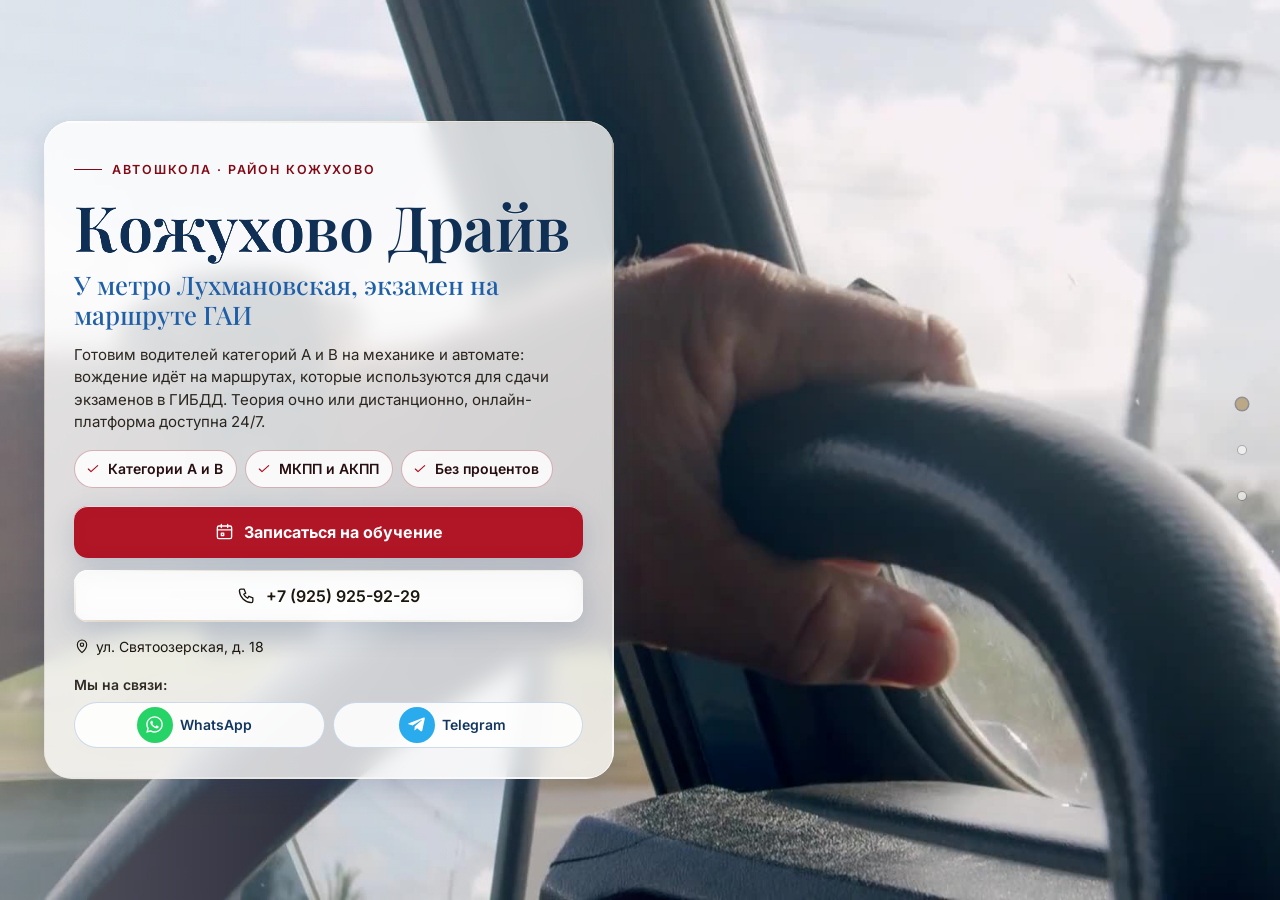
<file: index.html>
<!DOCTYPE html>
<html lang="ru" data-theme="light">
<head>
<meta charset="utf-8">
<meta name="viewport" content="width=device-width, initial-scale=1, viewport-fit=cover">
<title>Автошкола «Кожухово Драйв» — права категорий А и В, Москва, Лухмановская</title>
<meta name="description" content="Автошкола «Кожухово Драйв» в Москве, ул. Святоозерская, 18: категории А и В, механика и автомат, беспроцентная рассрочка, теория очно или онлайн. Телефон +7 (925) 925-92-29.">
<meta name="robots" content="noindex, nofollow, noarchive">
<meta name="geo.region" content="RU-SPE">
<meta name="geo.placename" content="Санкт-Петербург">
<meta name="geo.position" content="59.8944504;30.4585142">
<meta name="ICBM" content="59.8944504, 30.4585142">
<meta property="og:type" content="website">
<meta property="og:locale" content="ru_RU">
<meta property="og:site_name" content="Автошкола «Кожухово Драйв»">
<meta property="og:title" content="Автошкола «Кожухово Драйв» — права категорий А и В, Москва, Лухмановская">
<meta property="og:description" content="Автошкола «Кожухово Драйв» в Москве, ул. Святоозерская, 18: категории А и В, механика и автомат, беспроцентная рассрочка, теория очно или онлайн. Телефон +7 (925) 925-92-29.">
<meta name="twitter:card" content="summary_large_image">
<meta name="twitter:title" content="Автошкола «Кожухово Драйв» — права категорий А и В, Москва, Лухмановская">
<meta name="twitter:description" content="Автошкола «Кожухово Драйв» в Москве, ул. Святоозерская, 18: категории А и В, механика и автомат, беспроцентная рассрочка, теория очно или онлайн. Телефон +7 (925) 925-92-29.">
<meta name="theme-color" content="#fef0f2">
<link rel="icon" href="data:image/svg+xml,%3Csvg%20xmlns%3D%22http%3A//www.w3.org/2000/svg%22%20viewBox%3D%220%200%2064%2064%22%3E%3Crect%20width%3D%2264%22%20height%3D%2264%22%20rx%3D%2214%22%20fill%3D%22%231f5fa8%22/%3E%3Ccircle%20cx%3D%2232%22%20cy%3D%2232%22%20r%3D%2217%22%20fill%3D%22none%22%20stroke%3D%22%23fff%22%20stroke-width%3D%225%22/%3E%3Ccircle%20cx%3D%2232%22%20cy%3D%2232%22%20r%3D%225%22%20fill%3D%22%23ffc54d%22/%3E%3C/svg%3E">
<script>document.documentElement.classList.add('js');try{var _i=parseInt(localStorage.getItem('nb_fs2'),10),_f=[1,1.15,1.3,1.5][_i];if(_f)document.documentElement.style.setProperty('--fs',_f)}catch(e){}</script>
<style id="hero-timing">:root{--hero-d:1.2s}</style>
<link rel="preload" as="image" href="img/hero-poster.jpg" fetchpriority="high">
<!-- шрифты лежат внутри сайта: Google Fonts у российской аудитории режется -->
<style>
@font-face{font-family:'Inter';font-style:normal;font-weight:400;font-display:swap;src:url(assets/fonts/inter-400-cyrillic-ext.woff2) format('woff2');unicode-range:U+0460-052F, U+1C80-1C8A, U+20B4, U+2DE0-2DFF, U+A640-A69F, U+FE2E-FE2F}
@font-face{font-family:'Inter';font-style:normal;font-weight:400;font-display:swap;src:url(assets/fonts/inter-400-cyrillic.woff2) format('woff2');unicode-range:U+0301, U+0400-045F, U+0490-0491, U+04B0-04B1, U+2116}
@font-face{font-family:'Inter';font-style:normal;font-weight:400;font-display:swap;src:url(assets/fonts/inter-400-latin-ext.woff2) format('woff2');unicode-range:U+0100-02BA, U+02BD-02C5, U+02C7-02CC, U+02CE-02D7, U+02DD-02FF, U+0304, U+0308, U+0329, U+1D00-1DBF, U+1E00-1E9F, U+1EF2-1EFF, U+2020, U+20A0-20AB, U+20AD-20C0, U+2113, U+2C60-2C7F, U+A720-A7FF}
@font-face{font-family:'Inter';font-style:normal;font-weight:400;font-display:swap;src:url(assets/fonts/inter-400-latin.woff2) format('woff2');unicode-range:U+0000-00FF, U+0131, U+0152-0153, U+02BB-02BC, U+02C6, U+02DA, U+02DC, U+0304, U+0308, U+0329, U+2000-206F, U+20AC, U+2122, U+2191, U+2193, U+2212, U+2215, U+FEFF, U+FFFD}
@font-face{font-family:'Inter';font-style:normal;font-weight:500;font-display:swap;src:url(assets/fonts/inter-500-cyrillic-ext.woff2) format('woff2');unicode-range:U+0460-052F, U+1C80-1C8A, U+20B4, U+2DE0-2DFF, U+A640-A69F, U+FE2E-FE2F}
@font-face{font-family:'Inter';font-style:normal;font-weight:500;font-display:swap;src:url(assets/fonts/inter-500-cyrillic.woff2) format('woff2');unicode-range:U+0301, U+0400-045F, U+0490-0491, U+04B0-04B1, U+2116}
@font-face{font-family:'Inter';font-style:normal;font-weight:500;font-display:swap;src:url(assets/fonts/inter-500-latin-ext.woff2) format('woff2');unicode-range:U+0100-02BA, U+02BD-02C5, U+02C7-02CC, U+02CE-02D7, U+02DD-02FF, U+0304, U+0308, U+0329, U+1D00-1DBF, U+1E00-1E9F, U+1EF2-1EFF, U+2020, U+20A0-20AB, U+20AD-20C0, U+2113, U+2C60-2C7F, U+A720-A7FF}
@font-face{font-family:'Inter';font-style:normal;font-weight:500;font-display:swap;src:url(assets/fonts/inter-500-latin.woff2) format('woff2');unicode-range:U+0000-00FF, U+0131, U+0152-0153, U+02BB-02BC, U+02C6, U+02DA, U+02DC, U+0304, U+0308, U+0329, U+2000-206F, U+20AC, U+2122, U+2191, U+2193, U+2212, U+2215, U+FEFF, U+FFFD}
@font-face{font-family:'Inter';font-style:normal;font-weight:600;font-display:swap;src:url(assets/fonts/inter-600-cyrillic-ext.woff2) format('woff2');unicode-range:U+0460-052F, U+1C80-1C8A, U+20B4, U+2DE0-2DFF, U+A640-A69F, U+FE2E-FE2F}
@font-face{font-family:'Inter';font-style:normal;font-weight:600;font-display:swap;src:url(assets/fonts/inter-600-cyrillic.woff2) format('woff2');unicode-range:U+0301, U+0400-045F, U+0490-0491, U+04B0-04B1, U+2116}
@font-face{font-family:'Inter';font-style:normal;font-weight:600;font-display:swap;src:url(assets/fonts/inter-600-latin-ext.woff2) format('woff2');unicode-range:U+0100-02BA, U+02BD-02C5, U+02C7-02CC, U+02CE-02D7, U+02DD-02FF, U+0304, U+0308, U+0329, U+1D00-1DBF, U+1E00-1E9F, U+1EF2-1EFF, U+2020, U+20A0-20AB, U+20AD-20C0, U+2113, U+2C60-2C7F, U+A720-A7FF}
@font-face{font-family:'Inter';font-style:normal;font-weight:600;font-display:swap;src:url(assets/fonts/inter-600-latin.woff2) format('woff2');unicode-range:U+0000-00FF, U+0131, U+0152-0153, U+02BB-02BC, U+02C6, U+02DA, U+02DC, U+0304, U+0308, U+0329, U+2000-206F, U+20AC, U+2122, U+2191, U+2193, U+2212, U+2215, U+FEFF, U+FFFD}
@font-face{font-family:'Inter';font-style:normal;font-weight:700;font-display:swap;src:url(assets/fonts/inter-700-cyrillic-ext.woff2) format('woff2');unicode-range:U+0460-052F, U+1C80-1C8A, U+20B4, U+2DE0-2DFF, U+A640-A69F, U+FE2E-FE2F}
@font-face{font-family:'Inter';font-style:normal;font-weight:700;font-display:swap;src:url(assets/fonts/inter-700-cyrillic.woff2) format('woff2');unicode-range:U+0301, U+0400-045F, U+0490-0491, U+04B0-04B1, U+2116}
@font-face{font-family:'Inter';font-style:normal;font-weight:700;font-display:swap;src:url(assets/fonts/inter-700-latin-ext.woff2) format('woff2');unicode-range:U+0100-02BA, U+02BD-02C5, U+02C7-02CC, U+02CE-02D7, U+02DD-02FF, U+0304, U+0308, U+0329, U+1D00-1DBF, U+1E00-1E9F, U+1EF2-1EFF, U+2020, U+20A0-20AB, U+20AD-20C0, U+2113, U+2C60-2C7F, U+A720-A7FF}
@font-face{font-family:'Inter';font-style:normal;font-weight:700;font-display:swap;src:url(assets/fonts/inter-700-latin.woff2) format('woff2');unicode-range:U+0000-00FF, U+0131, U+0152-0153, U+02BB-02BC, U+02C6, U+02DA, U+02DC, U+0304, U+0308, U+0329, U+2000-206F, U+20AC, U+2122, U+2191, U+2193, U+2212, U+2215, U+FEFF, U+FFFD}
@font-face{font-family:'Playfair Display';font-style:normal;font-weight:500;font-display:swap;src:url(assets/fonts/playfair-display-500-cyrillic.woff2) format('woff2');unicode-range:U+0301, U+0400-045F, U+0490-0491, U+04B0-04B1, U+2116}
@font-face{font-family:'Playfair Display';font-style:normal;font-weight:500;font-display:swap;src:url(assets/fonts/playfair-display-500-latin-ext.woff2) format('woff2');unicode-range:U+0100-02BA, U+02BD-02C5, U+02C7-02CC, U+02CE-02D7, U+02DD-02FF, U+0304, U+0308, U+0329, U+1D00-1DBF, U+1E00-1E9F, U+1EF2-1EFF, U+2020, U+20A0-20AB, U+20AD-20C0, U+2113, U+2C60-2C7F, U+A720-A7FF}
@font-face{font-family:'Playfair Display';font-style:normal;font-weight:500;font-display:swap;src:url(assets/fonts/playfair-display-500-latin.woff2) format('woff2');unicode-range:U+0000-00FF, U+0131, U+0152-0153, U+02BB-02BC, U+02C6, U+02DA, U+02DC, U+0304, U+0308, U+0329, U+2000-206F, U+20AC, U+2122, U+2191, U+2193, U+2212, U+2215, U+FEFF, U+FFFD}
@font-face{font-family:'Playfair Display';font-style:normal;font-weight:600;font-display:swap;src:url(assets/fonts/playfair-display-600-cyrillic.woff2) format('woff2');unicode-range:U+0301, U+0400-045F, U+0490-0491, U+04B0-04B1, U+2116}
@font-face{font-family:'Playfair Display';font-style:normal;font-weight:600;font-display:swap;src:url(assets/fonts/playfair-display-600-latin-ext.woff2) format('woff2');unicode-range:U+0100-02BA, U+02BD-02C5, U+02C7-02CC, U+02CE-02D7, U+02DD-02FF, U+0304, U+0308, U+0329, U+1D00-1DBF, U+1E00-1E9F, U+1EF2-1EFF, U+2020, U+20A0-20AB, U+20AD-20C0, U+2113, U+2C60-2C7F, U+A720-A7FF}
@font-face{font-family:'Playfair Display';font-style:normal;font-weight:600;font-display:swap;src:url(assets/fonts/playfair-display-600-latin.woff2) format('woff2');unicode-range:U+0000-00FF, U+0131, U+0152-0153, U+02BB-02BC, U+02C6, U+02DA, U+02DC, U+0304, U+0308, U+0329, U+2000-206F, U+20AC, U+2122, U+2191, U+2193, U+2212, U+2215, U+FEFF, U+FFFD}
/* ===== Notary site — generator stylesheet (light warm base, dark theme by toggle) ===== */
:root{
  --p100:#665230; --p90:#97825e; --p80:#bba887; --p70:#c2b9a9; --p50:#dad5ce; --p40:#e0dedb;
  --p30:#eeece9; --p20:#f1f1f0; --p10:#f8f8f8; --n100:#0e0f11; --n90:#3c404b; --n10:#fff;

  --bg:var(--p10); --bg2:var(--p20); --bg3:var(--p30); --card:var(--n10); --text:var(--n100); --muted:var(--n90);
  --line:var(--p50); --line2:var(--p40); --accent:var(--p90); --accent-d:var(--p100); --accent-l:var(--p80); --accent-soft:var(--p30);
  --on-accent:#fff; --shadow:0 1px 10px rgba(51,51,51,.10); --shadow-lg:0 12px 40px rgba(30,24,10,.14);
  --hero-ov1:rgba(14,15,17,.72); --hero-ov2:rgba(14,15,17,.30); --sec-ov:rgba(248,248,248,.72);
  --ok:#2e8b57; --bad:#b4453b;
  /* те же цвета составляющими: rgba() понимают все браузеры, color-mix() — нет */
  --bg-rgb:248,248,248; --card-rgb:255,255,255; --accent-rgb:151,130,94; --ok-rgb:46,139,87;

  --zc:var(--fs); --fs:1; --vwu:calc(1vw / var(--fs)); --vhu:calc(1vh / var(--fs));   /* масштаб текста (А−/А+) и «честные» vw/vh под ним */
  --hdr-h:68px; --bar-h:70px; --vh:calc(100*var(--vhu)); --gap:24px; --radius:14px; --radius-s:10px;
  --font:"Inter",Tahoma,Arial,sans-serif; --serif:"Playfair Display",Georgia,"Times New Roman",serif;
  --ease:cubic-bezier(.65,.05,.36,1); --speed:520ms;
}
html[data-theme="dark"]{
  --bg:#17150f; --bg2:#1d1a13; --bg3:#252117; --card:#221e15; --text:#f1ebdf; --muted:#b9ae98;
  --line:#3a3325; --line2:#2f2a1e; --accent:#c9b17f; --accent-d:#e0cf9f; --accent-l:#8d7b58; --accent-soft:#2a251a;
  --on-accent:#17150f; --shadow:0 1px 12px rgba(0,0,0,.45); --shadow-lg:0 14px 40px rgba(0,0,0,.55);
  --hero-ov1:rgba(10,9,6,.80); --hero-ov2:rgba(10,9,6,.40); --sec-ov:rgba(16,15,12,.76);
  --bg-rgb:23,21,15; --card-rgb:34,30,21; --accent-rgb:201,177,127;
}

*,*::before,*::after{box-sizing:border-box}
/* А−/А+: весь сайт — шапка, плашки, меню, формы, окна — растёт пропорционально, как при увеличении масштаба в браузере */
html{-webkit-text-size-adjust:100%;scroll-behavior:auto;zoom:var(--fs,1)}
html,body{height:100%;margin:0;overflow:hidden;background:var(--bg);color:var(--text);
  font-family:var(--font);font-size:16px;line-height:1.55;-webkit-font-smoothing:antialiased}
body{overscroll-behavior:none;position:relative}
a{color:inherit;text-decoration:none}
img{display:block;max-width:100%}
button{font:inherit;color:inherit;background:none;border:0;padding:0;cursor:pointer}
input,select,textarea{font:inherit;color:inherit}
h1,h2,h3,h4,p{margin:0}
ul{margin:0;padding:0;list-style:none}
svg{display:block}
.ico{width:22px;height:22px;stroke:currentColor;fill:none;stroke-width:1.7;stroke-linecap:round;stroke-linejoin:round;flex:none}
.vh{position:absolute!important;width:1px;height:1px;overflow:hidden;clip:rect(0 0 0 0);white-space:nowrap}

/* ---------- typography helpers ---------- */
.kicker{display:inline-flex;align-items:center;gap:10px;font-size:13px;font-weight:600;letter-spacing:.14em;text-transform:uppercase;color:var(--accent)}
.kicker::before{content:"";width:28px;height:1px;background:var(--accent)}
.h2{font-size:clamp(26px,calc(3.2*var(--vwu,1vw)),40px);font-weight:600;letter-spacing:-.02em;line-height:1.12;margin-top:10px}
.lead{color:var(--muted);font-size:17px;max-width:640px;margin-top:12px}
.sec-head{margin-bottom:28px}
#contacts .sec-head{margin-bottom:18px}

/* ---------- buttons ---------- */
.btn{display:inline-flex;align-items:center;justify-content:center;gap:10px;min-height:48px;padding:0 22px;border-radius:999px;
  font-weight:600;font-size:15px;line-height:1;border:1.5px solid transparent;transition:background .25s,color .25s,border-color .25s,transform .2s,box-shadow .25s;white-space:nowrap}
.btn:active{transform:translateY(1px)}
.btn-primary{background:var(--accent-d);color:var(--on-accent);border-color:var(--accent-d)}
.btn-primary:hover{background:var(--accent);border-color:var(--accent);color:#fff}
html[data-theme="dark"] .btn-primary:hover{color:#17150f}
.btn-ghost{border-color:var(--line);color:var(--text);background:var(--card)}
.btn-ghost:hover{border-color:var(--accent);color:var(--accent-d)}
.btn-light{background:rgba(255,255,255,.14);color:#fff;border-color:rgba(255,255,255,.55);backdrop-filter:blur(6px)}
.btn-light:hover{background:#fff;color:var(--n100)}
.btn-white{background:#fff;color:var(--n100);border-color:#fff}
.btn-white:hover{background:var(--p30);border-color:var(--p30)}
.btn .ico{width:18px;height:18px}
.btn-sm{min-height:44px;padding:0 16px;font-size:14px}

/* ---------- header ---------- */
.hdr{position:fixed;top:0;left:0;right:0;height:var(--hdr-h);z-index:200;display:flex;align-items:center;
  zoom:calc(1 / var(--zc,1)); --vwu:1vw; --vhu:1vh;   /* А−/А+ шапку не трогают: она всегда как при 100 % (страница в zoom, шапка — встречный zoom) */
  background:rgba(var(--bg-rgb),.88);backdrop-filter:blur(12px);-webkit-backdrop-filter:blur(12px);
  border-bottom:1px solid var(--line2);transition:background .3s}
.hdr-in{width:100%;max-width:1280px;margin:0 auto;padding:0 28px;display:flex;align-items:center;gap:24px}
.brand{display:flex;align-items:center;gap:12px;min-width:0;min-height:44px}
.mono-img{object-fit:contain;background:#fff;padding:2px;box-sizing:border-box}
.mono{width:42px;height:42px;border-radius:12px;background:var(--accent-d);color:var(--on-accent);display:grid;place-items:center;
  font-family:var(--serif);font-size:20px;font-weight:600;flex:none;letter-spacing:.02em}
.brand-t{display:flex;flex-direction:column;line-height:1.15;min-width:0}
.brand-n{font-weight:600;font-size:15px;white-space:nowrap;overflow:hidden;text-overflow:ellipsis}
.brand-s{font-size:13px;color:var(--muted);white-space:nowrap;overflow:hidden;text-overflow:ellipsis}
.nav{display:flex;align-items:center;gap:4px;margin-left:auto}
.nav > li{position:relative}
.nav-a{display:inline-flex;align-items:center;gap:6px;min-height:44px;padding:10px 12px;border-radius:8px;font-size:14px;font-weight:500;color:var(--text);opacity:.8;transition:opacity .2s,background .2s}
.nav-a:hover,.nav-a.cur,.nav > li.open > .nav-a{opacity:1;background:var(--bg3)}
.nav-a .chev{width:14px;height:14px;transition:transform .25s}
.nav > li.open > .nav-a .chev{transform:rotate(180deg)}
.hdr-tools{display:flex;align-items:center;gap:6px;margin-left:8px}
.tool{width:44px;height:44px;border-radius:10px;display:grid;place-items:center;color:var(--text);opacity:.8;transition:background .2s,opacity .2s}
.tool:hover{background:var(--bg3);opacity:1}
.tool .ico{width:20px;height:20px}
.tool-lang{width:auto;padding:0 10px;gap:6px;font-size:13px;font-weight:600;letter-spacing:.04em;display:flex;align-items:center}
.lang-wrap{position:relative}
.lang-dd{position:absolute;right:0;top:calc(100% + 8px);background:var(--card);border:1px solid var(--line);border-radius:12px;box-shadow:var(--shadow-lg);
  padding:6px;min-width:190px;display:none;z-index:210}
.lang-wrap.open .lang-dd{display:block}
.lang-dd button,.lang-dd a{display:flex;width:100%;align-items:center;gap:10px;min-height:44px;padding:9px 12px;border-radius:8px;font-size:14px;text-align:left}
.lang-dd button:hover,.lang-dd a:hover{background:var(--bg3)}
.lang-dd button.cur,.lang-dd a.cur{color:var(--accent-d);font-weight:600}
.lang-dd b{font-size:13px;letter-spacing:.08em;width:26px;color:var(--muted)}
.hdr-book{margin-left:4px}
.burger{display:none}
.moon,.sun{display:none}
html[data-theme="dark"] .sun{display:block}
html:not([data-theme="dark"]) .moon{display:block}

/* mega menu */
.mega{position:absolute;left:50%;top:calc(100% + 10px);transform:translateX(-50%);width:min(980px,calc(calc(100*var(--vwu,1vw)) - 40px));
  background:var(--card);border:1px solid var(--line);border-radius:16px;box-shadow:var(--shadow-lg);padding:20px;display:none;z-index:210}
.nav > li.open > .mega{display:block}
.mega-head{display:flex;justify-content:space-between;align-items:baseline;gap:16px;padding:0 6px 14px;border-bottom:1px solid var(--line2);margin-bottom:12px}
.mega-head b{font-size:14px}
.mega-head span{font-size:13px;color:var(--muted)}
.mega-grid{display:grid;grid-template-columns:repeat(2,1fr);gap:4px}
.mega-it{display:flex;gap:12px;align-items:flex-start;padding:10px 12px;border-radius:10px;text-align:left;width:100%;transition:background .2s}
.mega-it:hover{background:var(--bg3)}
.mega-it .cic{width:38px;height:38px;border-radius:10px;background:var(--accent-soft);color:var(--accent-d);display:grid;place-items:center;flex:none}
.mega-it .cic .ico{width:20px;height:20px}
.mega-it b{display:block;font-size:14px;font-weight:600}
.mega-it small{display:block;font-size:13px;color:var(--muted);line-height:1.35;margin-top:2px}
.mega-it em{font-style:normal;font-size:13px;color:var(--accent);margin-top:3px;display:block}

/* mobile menu */
.mmenu{position:fixed;top:calc(var(--hdr-h) / var(--zc,1));left:0;right:0;bottom:var(--bar-h);z-index:190;background:var(--bg);overflow-y:auto;padding:14px 18px 30px;display:none}
.mmenu.open{display:block}
.mmenu a,.mmenu .macc > button{display:flex;align-items:center;justify-content:space-between;width:100%;padding:14px 6px;border-bottom:1px solid var(--line2);font-size:17px;font-weight:500;text-align:left}
.mmenu .macc > button .chev{width:18px;height:18px;transition:transform .25s}
.mmenu .macc.open > button .chev{transform:rotate(180deg)}
.mmenu .macc-list{display:none;padding:4px 0 8px}
.mmenu .macc.open .macc-list{display:block}
.mmenu .macc-list button{display:flex;align-items:center;gap:12px;width:100%;padding:11px 8px;border-radius:10px;text-align:left;font-size:15px}
.mmenu .macc-list button:hover{background:var(--bg3)}
.mmenu .macc-list .cic{width:32px;height:32px;border-radius:8px;background:var(--accent-soft);color:var(--accent-d);display:grid;place-items:center;flex:none}
.mmenu .macc-list .cic .ico{width:17px;height:17px}
.mmenu-foot{display:flex;flex-wrap:wrap;gap:8px;margin-top:18px}
.mmenu-foot .btn{flex:1}

/* ---------- full-page scroller ---------- */
.fp{position:relative;width:100%;height:var(--vh);overflow:hidden}
.fp-track{will-change:transform;transition:transform var(--speed) var(--ease)}
.fp-track.no-anim{transition:none}
.sec{position:relative;height:var(--vh);width:100%;overflow:hidden}
.sec-scroll{height:100%;overflow-y:auto;overflow-x:hidden;display:flex;flex-direction:column;
  padding:calc(var(--hdr-h) / var(--zc,1) + 20px) 28px calc(var(--bar-h) + 96px);-webkit-overflow-scrolling:touch;scrollbar-width:thin;scrollbar-color:var(--line) transparent}
.wrap{margin:auto;width:100%;max-width:1180px}
.sec-alt{background:var(--bg2)}

/* reveal animation */
.rv{opacity:0;transform:translateY(18px);transition:opacity .7s ease,transform .7s ease;transition-delay:calc(var(--i,0) * 90ms)}
.sec.active .rv{opacity:1;transform:none}

/* side dots */
.dots{position:fixed;right:16px;top:50%;transform:translateY(-50%);z-index:150;display:flex;flex-direction:column;gap:2px}
.dots button{position:relative;width:44px;height:44px;display:grid;place-items:center}
.dots button::after{content:"";width:8px;height:8px;border-radius:50%;background:var(--muted);opacity:.45;transition:transform .25s,opacity .25s,background .25s}
.dots button:hover::after{opacity:.9}
.dots button.cur::after{background:var(--accent);opacity:1;transform:scale(1.5)}
.dots button span{position:absolute;right:32px;top:50%;transform:translateY(-50%) translateX(6px);background:var(--n100);color:#fff;font-size:13px;
  padding:5px 10px;border-radius:6px;white-space:nowrap;opacity:0;pointer-events:none;transition:opacity .2s,transform .2s}
.dots button:hover span{opacity:1;transform:translateY(-50%)}
.sec-hero ~ .dots{color:#fff}
body[data-sec="0"] .dots button::after{background:#fff}
body[data-sec="0"] .dots button.cur::after{background:var(--p80)}

.sec:not(.sec-hero) .sec-scroll{position:relative;z-index:1}

.status{display:inline-flex;align-items:center;gap:8px;padding:8px 14px 8px 10px;border-radius:999px;background:rgba(255,255,255,.12);border:1px solid rgba(255,255,255,.28);font-size:13px;backdrop-filter:blur(6px)}
.status i{width:9px;height:9px;border-radius:50%;background:#7bd389;box-shadow:0 0 0 3px rgba(123,211,137,.28)}
.status.closed i{background:#f08a7e;box-shadow:0 0 0 3px rgba(240,138,126,.28)}
.status.soon i{background:#f0c674;box-shadow:0 0 0 3px rgba(240,198,116,.28)}
.status span{opacity:.85}
.addr-link{display:inline-flex;align-items:center;gap:6px;border-bottom:1px solid currentColor;padding:13px 0 14px;margin:-13px 0 -14px;transition:color .2s}
.addr-link:hover{color:var(--accent)}
.addr-link .ico{width:16px;height:16px}

/* ---------- services ---------- */
.svc-grid{display:grid;grid-template-columns:repeat(5,1fr);gap:14px}
.svc{display:flex;flex-direction:column;align-items:flex-start;gap:10px;padding:18px 16px 16px;border-radius:var(--radius);background:var(--card);border:1px solid var(--line2);
  text-align:left;min-height:170px;transition:transform .25s,box-shadow .25s,border-color .25s;position:relative}
.svc:hover{transform:translateY(-3px);box-shadow:var(--shadow-lg);border-color:var(--accent-l)}
.svc .cic{width:44px;height:44px;border-radius:12px;background:var(--accent-soft);color:var(--accent-d);display:grid;place-items:center}
.svc b{font-size:15px;font-weight:600;line-height:1.3}
.svc small{font-size:13px;color:var(--muted);line-height:1.35}
.svc em{font-style:normal;font-size:13px;color:var(--accent);margin-top:auto;padding-top:6px;display:inline-flex;align-items:center;gap:4px}
.svc em .ico{width:12px;height:12px}

/* ---------- about ---------- */
.about{display:grid;grid-template-columns:1.15fr .85fr;gap:48px;align-items:start}
.about-txt p{color:var(--muted);margin-top:14px;font-size:16px}
.about-txt p:first-of-type{color:var(--text)}
.quote{margin-top:22px;padding:16px 20px;border-left:3px solid var(--accent);background:var(--card);border-radius:0 12px 12px 0;font-family:var(--serif);font-size:18px;line-height:1.45;color:var(--text)}
.creds{display:grid;gap:10px}
.cred{display:flex;gap:14px;align-items:center;padding:14px 16px;border-radius:12px;background:var(--card);border:1px solid var(--line2)}
.cred .cic{width:40px;height:40px;border-radius:10px;background:var(--accent-soft);color:var(--accent-d);display:grid;place-items:center;flex:none}
.cred .cic .ico{width:20px;height:20px}
.cred small{display:block;font-size:13px;color:var(--muted);text-transform:uppercase;letter-spacing:.06em}
.cred b{display:block;font-size:15px;font-weight:600;line-height:1.3}
.chips{display:flex;flex-wrap:wrap;gap:8px;margin-top:16px}
.chips li{padding:8px 14px;border-radius:999px;border:1px solid var(--accent-l);color:var(--accent-d);font-size:13.5px;font-weight:500;background:var(--card)}
.strong-lbl{margin-top:22px;font-size:13px;text-transform:uppercase;letter-spacing:.1em;color:var(--muted)}

/* ---------- how ---------- */
.steps{display:grid;grid-template-columns:repeat(5,1fr);gap:16px;position:relative;margin-top:14px}
.steps::before{content:"";position:absolute;left:8%;right:8%;top:30px;height:1px;background:var(--line)}
.step{position:relative;padding:0 8px}
.step-n{width:60px;height:60px;border-radius:50%;background:var(--card);border:1.5px solid var(--accent-l);color:var(--accent-d);display:grid;place-items:center;
  font-family:var(--serif);font-size:24px;font-weight:600;position:relative;z-index:1;transition:background .4s,color .4s}
.sec.active .step-n{animation:pop .6s var(--ease) both;animation-delay:calc(var(--i) * 140ms + 150ms)}
@keyframes pop{0%{transform:scale(.6);opacity:0}60%{transform:scale(1.08);opacity:1}100%{transform:scale(1)}}
.step b{display:block;margin-top:16px;font-size:17px;font-weight:600}
.step p{color:var(--muted);font-size:14.5px;margin-top:6px}

/* ---------- reviews ---------- */
.reviews{display:grid;grid-template-columns:300px 1fr;gap:28px;align-items:start}
.rsum{background:var(--card);border:1px solid var(--line2);border-radius:var(--radius);padding:26px 24px;text-align:center}
.rsum .big{font-family:var(--serif);font-size:64px;line-height:1;font-weight:500;color:var(--accent-d)}
.stars{display:inline-flex;gap:3px;--fill:100%}
.stars svg{width:20px;height:20px}
.stars .st{fill:var(--line);stroke:none}
.stars .st.on{fill:#e7b73b}
.stars .st.half{fill:url(#halfgrad)}
.rsum .stars{margin-top:8px}
.rsum p{color:var(--muted);font-size:13.5px;margin-top:10px;line-height:1.4}
.rsum .btn{margin-top:16px;width:100%}
.rsum .gis{display:block;margin:10px 0 -14px;padding:14px 0;font-size:13px;color:var(--accent-d);text-decoration:underline;text-underline-offset:3px}
.rgrid{display:grid;grid-template-columns:repeat(2,1fr);gap:14px}
.rev{background:var(--card);border:1px solid var(--line2);border-radius:var(--radius);padding:20px;display:flex;flex-direction:column;gap:10px}
.rev .stars svg{width:15px;height:15px}
.rev p{font-size:14.5px;line-height:1.5;flex:1}
.rev p::before{content:"“";font-family:var(--serif);color:var(--accent);font-size:22px;line-height:0;margin-right:4px;vertical-align:-6px}
.rev-meta{display:flex;flex-wrap:wrap;justify-content:space-between;gap:4px 10px;align-items:baseline;font-size:13px;color:var(--muted)}
.rev-meta b{color:var(--text);font-weight:600}
.rev-src{display:inline-flex;align-items:center;gap:5px;white-space:nowrap;margin-left:auto}
.rev-src i{width:6px;height:6px;border-radius:50%;background:var(--accent)}
.rev-sample{color:var(--muted);font-style:italic;opacity:.85}
.rev-real{color:var(--accent-d);font-weight:600}
.rev-real i{background:var(--ok)}
.rev-is-real{border-color:var(--accent-l)}
.demo-note{margin-top:14px;max-width:760px;font-size:13.5px;line-height:1.45;color:var(--muted);background:var(--accent-soft);
  border-left:3px solid var(--accent);border-radius:0 8px 8px 0;padding:8px 12px}
.rnote{margin-top:14px;font-size:13px;color:var(--muted)}

/* ---------- faq ---------- */
.faq{display:grid;grid-template-columns:1fr 1fr;gap:0 32px;align-items:start}
.faq-col{display:flex;flex-direction:column}
.fq{border-bottom:1px solid var(--line)}
.fq > button{display:flex;width:100%;align-items:center;justify-content:space-between;gap:16px;min-height:44px;padding:16px 4px;text-align:left;font-weight:600;font-size:15.5px;line-height:1.35}
.fq > button .pl{width:26px;height:26px;border-radius:50%;border:1px solid var(--line);display:grid;place-items:center;flex:none;color:var(--accent-d);transition:transform .3s,background .3s}
.fq > button .pl .ico{width:14px;height:14px}
.fq.open > button .pl{transform:rotate(45deg);background:var(--accent-soft)}
.fq-a{display:grid;grid-template-rows:0fr;transition:grid-template-rows .35s var(--ease)}
.fq.open .fq-a{grid-template-rows:1fr}
.fq-a > div{overflow:hidden}
.fq-a p{color:var(--muted);font-size:14.5px;padding:0 4px 16px;line-height:1.55}
.fq-a .faq-note{font-size:13px;color:var(--accent-d);padding-bottom:6px}
.fq-a .faq-note:empty{display:none}

/* ---------- contacts ---------- */
.contacts{display:grid;grid-template-columns:1fr 1.05fr 1fr;gap:18px;align-items:stretch}
.contacts .cbox{padding:16px 18px}
.cbox{background:var(--card);border:1px solid var(--line2);border-radius:var(--radius);padding:20px}
.cl{display:grid;gap:12px}
.cl li{display:flex;gap:12px;align-items:flex-start}
.cl .cic{width:36px;height:36px;border-radius:10px;background:var(--accent-soft);color:var(--accent-d);display:grid;place-items:center;flex:none}
.cl .cic .ico{width:18px;height:18px}
.cl small{display:block;font-size:13px;color:var(--muted);text-transform:uppercase;letter-spacing:.06em}
.cl b{display:block;font-weight:500;font-size:15px;line-height:1.4}
.cl a.tel,.cl a.mail{display:block;padding:14px 0;margin:-14px 0}
.cl a.tel:hover,.cl a.mail:hover{color:var(--accent-d)}
.hours-link{display:inline-block;font-size:13px;color:var(--accent-d);text-decoration:underline;text-underline-offset:3px;padding:14px 0;margin:-14px 0}
.cl .msgs{display:flex;gap:8px;margin-top:4px;flex-wrap:wrap}
.cl .msgs a{display:inline-flex;align-items:center;gap:6px;padding:6px 10px;border-radius:8px;border:1px solid var(--line);font-size:13px;min-height:44px}
.cl .msgs a .ico{width:16px;height:16px}
.mapbox{display:flex;flex-direction:column;gap:12px;padding:12px}
.map{flex:1;min-height:280px;border-radius:10px;overflow:hidden;border:1px solid var(--line);background:var(--bg3);position:relative}
.map iframe{width:100%;height:100%;border:0;position:absolute;inset:0}
.map-actions{display:flex;gap:8px;flex-wrap:wrap}
.map-actions .btn{flex:1;min-height:44px;font-size:14px;padding:0 12px}

/* form */
.form h3{font-size:19px;font-weight:600}
.form .fdesc{color:var(--muted);font-size:13.5px;margin-top:6px}
.fg{display:grid;gap:8px;margin-top:12px}
.f2{display:grid;grid-template-columns:1fr 1fr;gap:10px}
.fld{display:flex;flex-direction:column;gap:4px}
.fld label{font-size:13px;color:var(--muted);font-weight:500}
.fld input,.fld select,.fld textarea{width:100%;background:var(--bg);border:1px solid var(--line);border-radius:10px;padding:8px 12px;font-size:14px;transition:border-color .2s,box-shadow .2s;min-height:44px}
.fld textarea{min-height:48px;resize:vertical}
.fld input:focus,.fld select:focus,.fld textarea:focus{outline:0;border-color:var(--accent);box-shadow:0 0 0 3px rgba(var(--accent-rgb),.22)}
.fld.err input,.fld.err select{border-color:var(--bad)}
.ferr{font-size:13px;color:var(--bad);display:none}
.fld.err .ferr{display:block}
.fnote{font-size:13px;color:var(--muted);margin-top:8px;line-height:1.4}
.fok{display:none;margin-top:10px;padding:10px 12px;border-radius:10px;background:rgba(var(--ok-rgb),.12);color:var(--ok);font-size:13.5px}
.fok.show{display:block}

.foot{margin-top:18px;padding-top:12px;padding-left:250px;flex-wrap:nowrap;align-items:flex-start;border-top:1px solid var(--line2);display:flex;justify-content:space-between;gap:16px;flex-wrap:wrap;font-size:13px;color:var(--muted)}
.foot p{max-width:none}
.foot .fl{white-space:nowrap;flex:none}
.foot .fl a{margin-left:14px;padding:14px 0;margin-top:-14px;margin-bottom:-14px;display:inline-block;min-width:44px;text-align:center;text-decoration:underline;text-underline-offset:3px}

/* ---------- bottom bar ---------- */
.bar{position:fixed;inset:auto 0 0;z-index:300;background:var(--card);box-shadow:0 -1px 10px rgba(51,51,51,.1);border-top:1px solid var(--line2);
  padding:6px 0;padding-bottom:calc(6px + env(safe-area-inset-bottom,0px))}
.bar-in{display:flex;justify-content:space-around;align-items:center;max-width:1080px;margin:0 auto}
.bi{display:flex;flex-direction:column;align-items:center;gap:5px;padding:8px 24px;border-radius:10px;font-size:13.5px;line-height:1;color:var(--text);opacity:.65;
  transition:opacity .3s,background .3s,color .3s;flex:1;max-width:190px;min-width:0}
.bi span{white-space:nowrap;max-width:100%;overflow:hidden;text-overflow:ellipsis}
.bi .ico{width:24px;height:24px}
.bi:hover{opacity:1;background:var(--bg3)}
.bi.cur{opacity:1;color:var(--accent-d)}


/* ---------- modals ---------- */
.modal{position:fixed;inset:0;z-index:400;background:rgba(14,15,17,.62);display:none;align-items:center;justify-content:center;padding:20px}
.modal.open{display:flex}
.mbox{background:var(--card);color:var(--text);border-radius:18px;width:100%;max-width:560px;max-height:min(calc(86*var(--vhu,1vh)),860px);overflow:auto;padding:26px 26px 22px;position:relative;box-shadow:var(--shadow-lg);
  animation:mup .3s var(--ease)}
@keyframes mup{from{opacity:0;transform:translateY(16px) scale(.98)}to{opacity:1;transform:none}}
.mbox-lg{max-width:760px}
.mclose{position:absolute;top:12px;right:12px;width:44px;height:44px;border-radius:50%;display:grid;place-items:center;color:var(--muted)}
.mclose:hover{background:var(--bg3);color:var(--text)}
.mbox h3{font-size:22px;font-weight:600;padding-right:36px}
.mbox .msub{color:var(--muted);font-size:14px;margin-top:4px}
.hours-t{width:100%;border-collapse:collapse;margin-top:16px;font-size:15px}
.hours-t td{padding:9px 6px;border-bottom:1px solid var(--line2)}
.hours-t td:last-child{text-align:right;font-weight:500;white-space:nowrap}
.hours-t tr.today td{color:var(--accent-d);font-weight:600}
.hours-t tr.today td:first-child::after{content:" · " attr(data-today);font-weight:400;font-size:13px;color:var(--muted)}
.hours-t tr.off td:last-child{color:var(--muted);font-weight:400}
.mnote{margin-top:14px;padding:12px 14px;border-radius:10px;background:var(--bg2);font-size:13.5px;color:var(--muted)}
.mnote b{display:block;color:var(--text);margin-bottom:3px;font-size:13px}
.mcontacts{display:flex;flex-wrap:wrap;gap:8px;margin-top:14px}
.mcontacts a{display:inline-flex;align-items:center;gap:7px;min-height:44px;padding:9px 13px;border-radius:10px;border:1px solid var(--line);font-size:13.5px}
.mcontacts a .ico{width:16px;height:16px}
.mcontacts a:hover{border-color:var(--accent)}
/* способы записи: позвонить, написать на почту, заказать обратный звонок */
.bk-opts{display:grid;gap:10px;margin-top:14px}
.bk-opt{display:flex;align-items:center;gap:14px;min-height:60px;padding:10px 16px;border-radius:14px;border:1px solid var(--line);background:var(--bg3);color:var(--text);font-size:16px;font-weight:600;text-align:left;text-decoration:none;transition:border-color .2s,background .2s}
.bk-opt:hover{border-color:var(--accent);background:var(--accent-soft)}
.bk-opt .ico{width:24px;height:24px;color:var(--accent-d);flex:none}
.bk-opt small{display:block;font-weight:400;font-size:13px;color:var(--muted);margin-top:1px}
.mbox-book{max-width:440px}
/* оплата значками, подпись у общего телефона */
.pay-pills{display:flex;flex-wrap:wrap;gap:6px;margin-top:5px}
.pay-pill{display:inline-flex;align-items:center;gap:6px;padding:4px 11px 4px 9px;border-radius:999px;border:1px solid var(--line);background:var(--bg3);font-size:13px;font-weight:600;line-height:1.3;white-space:nowrap}
.pay-pill .ico{width:15px;height:15px;color:var(--accent-d)}
.pay-pill.pay-logo{background:#fff;border-color:rgba(0,0,0,.12);padding:3px 11px;min-height:28px}
.pay-pill.pay-logo img{display:block;height:17px;width:auto}
.pay-pill.pay-logo img[src$="sbp.svg"]{height:20px}

.brand-t{display:flex;flex-direction:column;justify-content:center;gap:2px;line-height:1.1;min-width:0}
.brand-s{display:block;font-size:10.5px;font-weight:600;letter-spacing:.16em;text-transform:uppercase;color:var(--muted);white-space:nowrap;overflow:visible;text-overflow:clip}
.brand-n{font-size:16px;font-weight:600;white-space:nowrap;overflow:visible;text-overflow:clip}
.nav-a{white-space:nowrap}
#navServices{position:static}
.mega{max-height:calc(calc(100*var(--vhu,1vh)) - var(--hdr-h) - 24px);overflow-y:auto;top:calc(100% + 6px);width:min(980px,calc(calc(100*var(--vwu,1vw)) - 32px))}
@media screen and (max-width:760px){.mega-grid{grid-template-columns:1fr}}
@media screen and (max-width:479px){.brand-t{display:flex}.brand-s{font-size:9px;letter-spacing:.14em}.brand-n{font-size:12.5px;white-space:normal;line-height:1.12}}
.bk-inline{grid-template-columns:repeat(3,1fr);gap:8px}
.bk-inline .bk-opt{flex-direction:column;justify-content:center;gap:5px;min-height:76px;padding:9px 6px;font-size:13.5px;text-align:center;line-height:1.2}
.bk-inline .bk-opt .ico{width:22px;height:22px}
.bk-inline .bk-opt small{display:none}
/* services modal */
.svc-list{margin-top:16px;display:grid;grid-template-columns:1fr 1fr;gap:6px}
.svc-list button{display:flex;gap:10px;align-items:center;width:100%;min-height:44px;text-align:left;padding:10px 12px;border-radius:10px;font-size:14px;line-height:1.35;border:1px solid var(--line2);background:var(--bg)}
.svc-list button:hover{border-color:var(--accent);background:var(--accent-soft)}
.svc-list button .ico{width:16px;height:16px;color:var(--accent);margin-top:2px}
.mhint{font-size:13px;color:var(--muted);margin-top:12px}
.mhead{display:flex;gap:14px;align-items:center;padding-right:36px}
.mhead .cic{width:48px;height:48px;border-radius:12px;background:var(--accent-soft);color:var(--accent-d);display:grid;place-items:center;flex:none}

/* ---------- responsive ---------- */
@media (max-width:1200px){
  .svc-grid{grid-template-columns:repeat(5,1fr)}
  .svc{min-height:160px;padding:14px}
  .svc small{display:none}
}
@media screen and (max-width:991px){
  :root{--hdr-h:62px}
  .nav,.hdr-book{display:none}
  .burger{display:grid}
  .hdr-in{padding:0 18px;gap:12px}
}
@media (max-width:991px){
  :root{--bar-h:64px}
  .sec-scroll{padding:calc(var(--hdr-h) / var(--zc,1) + 16px) 22px calc(var(--bar-h) + 96px)}
  .dots{right:8px;gap:8px}
  .dots button span{display:none}
  .svc-grid{grid-template-columns:repeat(3,1fr);gap:10px}
  .svc{min-height:0}
  .about{grid-template-columns:1fr;gap:22px}
  .steps{grid-template-columns:repeat(5,1fr);gap:10px}
  .step-n{width:48px;height:48px;font-size:20px}
  .step b{font-size:15px}.step p{font-size:13px}
  .reviews{grid-template-columns:1fr;gap:16px}
  .rsum{display:flex;align-items:center;gap:18px;text-align:left;padding:16px 18px}
  .rsum .big{font-size:44px}.rsum .stars{margin:0}.rsum p{margin:0;flex:1}.rsum .btn{margin:0;width:auto}.rsum .gis{display:none}
  .faq{grid-template-columns:1fr;gap:0}
  .contacts{grid-template-columns:1fr 1fr}
  .foot{padding-left:0}
  .contacts .form{grid-column:1 / -1}
  .map{min-height:240px}
  .bi{padding:10px 12px;font-size:13px}
}
@media (max-width:767px){
  :root{--bar-h:62px}
  .h2{font-size:26px}
  .lead{font-size:15px}
  .sec-head{margin-bottom:18px}
  .sec-scroll{padding-left:16px;padding-right:16px}
  .svc-grid{grid-template-columns:repeat(2,1fr);gap:10px}
  .svc{padding:12px;gap:8px}
  .svc .cic{width:36px;height:36px}
  .svc b{font-size:13.5px}
  .svc em{display:none}
  .steps{grid-template-columns:1fr;gap:12px}
  .steps::before{left:24px;right:auto;top:10px;bottom:10px;height:auto;width:1px}
  .step{display:grid;grid-template-columns:48px 1fr;gap:14px;align-items:start;padding:0}
  .step-n{grid-row:1 / span 2}
  .step b{margin-top:10px;grid-column:2}
  .step p{grid-column:2;margin-top:2px}
  .rgrid{display:flex;overflow-x:auto;gap:12px;scroll-snap-type:x mandatory;padding-bottom:8px;margin:0 -16px;padding-left:16px;padding-right:16px;scrollbar-width:none}
  .rgrid::-webkit-scrollbar{display:none}
  .rev{flex:0 0 82%;scroll-snap-align:start}
  .rsum{flex-wrap:wrap;gap:12px}
  .rsum p{flex-basis:100%}
  .contacts{grid-template-columns:1fr;gap:14px}
  .contacts .form{grid-column:auto}
  .cbox{padding:16px}
  .map{min-height:220px}
  .f2{grid-template-columns:1fr}
  .foot{flex-direction:column;gap:8px;padding-left:0}
  .bi{padding:8px 4px;font-size:13px;gap:4px}
  .bi .ico{width:22px;height:22px}
  .sec-scroll{padding-bottom:calc(var(--bar-h) + 66px)}
  .mmenu{padding-bottom:80px}
  .demo-note{font-size:13px;padding:7px 10px}
  .mbox{padding:22px 18px 18px;border-radius:16px}
  .svc-list{grid-template-columns:1fr}
  .dots{right:6px;gap:0}
  .dots button{width:44px;height:44px}
  .dots button::after{width:6px;height:6px}
}
@media screen and (max-width:479px){
  :root{--hdr-h:58px}
  .mono{width:36px;height:36px;font-size:17px;border-radius:10px}
  .brand-n{font-size:14px}
  /* тапы в шапке доведены до 44px (см. .tool ниже) — на самой узкой ширине
     текстовому названию рядом с логотипом уже не хватает места без обрезки,
     поэтому в шапке оставляем только логотип-ссылку */
  .tool{width:44px;height:44px}
  .tool-lang{padding:0 8px;width:auto}
  .tool-lang .ico{display:none}
}
@media (max-width:479px){
  :root{--bar-h:60px}
  .svc{padding:11px 10px}
  .svc b{font-size:13px}
  .bi{padding:6px 2px;font-size:13px;gap:4px;width:100%;max-width:none;letter-spacing:-.01em}
  .bi .ico{width:20px;height:20px}
  .bar{padding:5px 0}
  .cl b{font-size:14px}
}
@media (max-height:640px) and (min-width:768px){
  .svc{min-height:0}
}
@media (prefers-reduced-motion:reduce){
  .fp-track{transition-duration:0s}
  .rv{transition:none;opacity:1;transform:none}
}


/* пометка «демонстрационный проект» в подвале */
.foot-demo{margin-top:.5em;font-size:13px;line-height:1.45;opacity:.62}
.foot-demo a{padding:14px 0;margin:-14px 0;display:inline-block;min-width:44px;text-decoration:underline}

/* --- материалы конторы (перенесённый контент клиента) --- */
.info-links{display:flex;flex-wrap:wrap;gap:10px;justify-content:center;margin-top:26px}
.info-links .ilink{display:inline-flex;align-items:center;gap:8px;min-height:44px;padding:9px 16px;border-radius:999px;border:1px solid var(--line);background:var(--card);color:var(--text);font:inherit;font-size:14px;cursor:pointer;transition:background .2s,border-color .2s}
.info-links .ilink:hover{border-color:var(--accent-d);background:var(--bg-alt)}
.info-tabs{display:flex;flex-wrap:wrap;gap:8px;margin:14px 0 4px}
.info-tabs button{min-height:44px;padding:7px 13px;border-radius:999px;border:1px solid var(--line);background:transparent;color:var(--text);font:inherit;font-size:13px;cursor:pointer}
.info-tabs button[aria-selected="true"]{background:var(--accent-d);border-color:var(--accent-d);color:#fff}
.info-body{max-height:min(calc(56*var(--vhu,1vh)),520px);overflow:auto;margin-top:10px;padding-right:4px}
.info-note{font-size:13px;opacity:.7;margin:6px 0 10px}
.info-i{border-bottom:1px solid var(--line)}
.info-i > button{width:100%;display:flex;justify-content:space-between;align-items:center;gap:12px;padding:13px 2px;background:none;border:0;color:inherit;font:inherit;font-weight:600;text-align:left;cursor:pointer}
.info-i > button .pl{width:26px;height:26px;border-radius:50%;border:1px solid var(--line);display:grid;place-items:center;flex:none;color:var(--accent-d);transition:transform .3s,background .3s}
.info-i > button .pl .ico{width:14px;height:14px}
.info-i.open > button .pl{transform:rotate(45deg);background:var(--accent-soft)}
.info-i > div{display:none;padding:0 2px 14px;font-size:15px;line-height:1.62}
.info-i.open > div{display:block}
.info-i p{margin:0 0 10px}
.info-i h4{margin:14px 0 6px;font-size:15px}
.info-i ul{margin:0 0 10px;padding-left:20px}
.info-i li{margin:0 0 5px}
.info-i table{width:100%;border-collapse:collapse;margin:0 0 12px;font-size:14px}
.info-i th,.info-i td{border:1px solid var(--line);padding:7px 9px;text-align:left;vertical-align:top}
.info-f{display:inline-flex;align-items:center;gap:7px;margin:0 8px 8px 0;min-height:44px;padding:7px 12px;border:1px solid var(--line);border-radius:8px;font-size:13px;text-decoration:none;color:var(--accent-d)}
.info-src{display:block;font-size:13px;opacity:.55;margin-top:8px}

/* мобильный: экран должен помещаться целиком, без прокрутки внутри секции —
   поэтому убираем самое объёмное (встроенная карта заменяется кнопкой) и поджимаем формы */
@media (max-width:760px){
  .mapbox .map{display:none}
  .mapbox{padding:0;background:none;border:0}
  /* карточка со списком контактов на телефоне не нужна: адрес, телефон, часы —
     в нижней плашке; прячем её целиком, иначе остаётся пустая рамка */
  #contacts .cbox-info{display:none}
  .foot{padding-left:0;font-size:13px;gap:8px}
  .foot .fl{white-space:normal;flex:1 1 auto}
  .foot .fl a{margin:-14px 12px -14px 0;padding:14px 0;display:inline-block}
  .form .fld{margin-bottom:8px}
  .reviews .rev:nth-child(n+4){display:none}
  .creds .cred:nth-child(n+4){display:none}
  /* второстепенное на телефоне убираем: метро и оплата есть в модалке часов,
     язык и удобное время можно написать в комментарии */
  .cl li.li-metro,.cl li.li-payment{display:none}
  .fld-lang,.fld-time{display:none}
  .foot [data-i18n="foot_disclaimer"]{display:none}
  .foot{padding-top:10px;font-size:13px}
  #about .sec-head .lead,#contacts .sec-head .lead,.form .fnote{display:none}
  /* на телефоне адрес, часы и телефоны всегда под рукой в нижней плашке,
     поэтому на экране контактов оставляем форму и кнопки карты */
  #about .quote,#about .about-txt p:nth-of-type(3){display:none}
  .creds .cred:nth-child(n+3){display:none}
}

/* ---------- размер текста и режим для слабовидящих ---------- */
.tool-a span{font-weight:700;font-size:13px;line-height:1;letter-spacing:.01em}
#hcBtn[aria-pressed="true"]{border-color:var(--accent-d);color:var(--accent-d)}

html[data-hc="1"]{
  --bg:#000; --bg2:#000; --bg3:#000; --card:#000; --text:#fff; --muted:#fff;
  --line:#fff; --line2:#fff; --accent:#ffe14d; --accent-d:#ffe14d; --accent-l:#ffe14d;
  --accent-soft:#000; --on-accent:#000; --shadow:none; --shadow-lg:none;
  --hero-ov1:rgba(0,0,0,.9); --hero-ov2:rgba(0,0,0,.85); --sec-ov:rgba(0,0,0,.92);
  --bg-rgb:0,0,0; --card-rgb:0,0,0; --accent-rgb:255,225,77;
}
html[data-hc="1"] body{background:#000;color:#fff}
html[data-hc="1"] .sec-bg,html[data-hc="1"] .hero-bg,html[data-hc="1"] .sec-photo{display:none!important}
html[data-hc="1"] *{text-shadow:none!important;box-shadow:none!important;backdrop-filter:none!important}
html[data-hc="1"] .card,html[data-hc="1"] .tool,html[data-hc="1"] .btn,
html[data-hc="1"] .chip,html[data-hc="1"] .tag{border:2px solid #fff!important;background:#000!important;color:#fff!important}
html[data-hc="1"] .btn-primary{background:#ffe14d!important;color:#000!important;border-color:#ffe14d!important}
html[data-hc="1"] .btn-primary *{color:#000!important}
html[data-hc="1"] .sec-scroll :where(p,li,span,small,b,strong,h1,h2,h3,h4,td,th,div){color:#fff!important;opacity:1!important}
html[data-hc="1"] a:not(.btn):not(.nav-a){text-decoration:underline;color:#ffe14d!important}
html[data-hc="1"] :focus-visible{outline:3px solid #ffe14d;outline-offset:2px}

/* палец должен попадать и по ширине, не только по высоте — правило в самом
   конце файла, чтобы точно не быть перебитым медиа-запросами/темой выше */
.tool,.tool-lang,.brand{min-width:44px}

</style>
<link rel="stylesheet" href="css/etalon.css?v=20261112f">
<link rel="stylesheet" href="css/title-b.css?v=20261112f">
<link rel="stylesheet" href="css/nevo.css?v=20261112f">
<link rel="stylesheet" href="css/school.css?v=1">
<script type="application/ld+json">{"@context": "https://schema.org", "@type": "DrivingSchool", "name": "Автошкола «Кожухово Драйв»", "telephone": "+7 (925) 925-92-29", "email": "s.kozhuha@yandex.ru", "sameAs": ["https://t.me/+79259259229"], "address": {"@type": "PostalAddress", "streetAddress": "ул. Святоозерская, д. 18", "addressLocality": "Москва", "addressCountry": "RU"}, "geo": {"@type": "GeoCoordinates", "latitude": 55.7119074, "longitude": 37.892079}, "department": [], "hasOfferCatalog": {"@type": "OfferCatalog", "name": "Обучение вождению", "itemListElement": [{"@type": "Offer", "itemOffered": {"@type": "Course", "name": "B  — «Минимальный», МКПП и АКПП — Стоимость"}, "price": "3000", "priceCurrency": "RUB"}, {"@type": "Offer", "itemOffered": {"@type": "Course", "name": "B  — «Стандартный», МКПП и АКПП — Стоимость"}, "price": "43000", "priceCurrency": "RUB"}, {"@type": "Offer", "itemOffered": {"@type": "Course", "name": "B  — «Максимальный», МКПП и АКПП — Стоимость"}, "price": "53000", "priceCurrency": "RUB"}, {"@type": "Offer", "itemOffered": {"@type": "Course", "name": "A  — мотоцикл — Стоимость"}, "price": "35000", "priceCurrency": "RUB"}]}, "legalName": "ООО Учебный центр «Командир»"}</script>
<style id="city-map-bg">
/* Фон раздела «Как нас найти» — картинка города школы */
#contacts .sec-bg{background:#1c2633}
#contacts .sec-bg .a4bg{display:none}
#contacts .sec-bg .city-bg{position:absolute;inset:0}
#contacts .sec-bg .city-bg img{opacity:1;object-fit:cover;object-position:50% 60%}
#contacts .sec-bg::after,html[data-theme="light"]:not([data-hc="1"]) #contacts .sec-bg::after{background:linear-gradient(180deg,rgba(10,22,40,.10) 0%,rgba(10,22,40,.30) 100%)}
html[data-theme="dark"] #contacts .sec-bg::after{background:rgba(5,12,24,.55)}
@media (max-width:760px){#contacts .sec-bg .city-bg img{object-position:50% 50%}}
</style>
</head>
<body data-sec="0">
<svg xmlns="http://www.w3.org/2000/svg" style="display:none" aria-hidden="true">
<!-- Font Awesome Free 5.13.0 by @fontawesome - https://fontawesome.com License - https://fontawesome.com/license/free (Icons: CC BY 4.0) --><symbol id="fa-wa" viewBox="0 0 448 512"><path fill="currentColor" stroke="none" d="M380.9 97.1C339 55.1 283.2 32 223.9 32c-122.4 0-222 99.6-222 222 0 39.1 10.2 77.3 29.6 111L0 480l117.7-30.9c32.4 17.7 68.9 27 106.1 27h.1c122.3 0 224.1-99.6 224.1-222 0-59.3-25.2-115-67.1-157zm-157 341.6c-33.2 0-65.7-8.9-94-25.7l-6.7-4-69.8 18.3L72 359.2l-4.4-7c-18.5-29.4-28.2-63.3-28.2-98.2 0-101.7 82.8-184.5 184.6-184.5 49.3 0 95.6 19.2 130.4 54.1 34.8 34.9 56.2 81.2 56.1 130.5 0 101.8-84.9 184.6-186.6 184.6zm101.2-138.2c-5.5-2.8-32.8-16.2-37.9-18-5.1-1.9-8.8-2.8-12.5 2.8-3.7 5.6-14.3 18-17.6 21.8-3.2 3.7-6.5 4.2-12 1.4-32.6-16.3-54-29.1-75.5-66-5.7-9.8 5.7-9.1 16.3-30.3 1.8-3.7.9-6.9-.5-9.7-1.4-2.8-12.5-30.1-17.1-41.2-4.5-10.8-9.1-9.3-12.5-9.5-3.2-.2-6.9-.2-10.6-.2-3.7 0-9.7 1.4-14.8 6.9-5.1 5.6-19.4 19-19.4 46.3 0 27.3 19.9 53.7 22.6 57.4 2.8 3.7 39.1 59.7 94.8 83.8 35.2 15.2 49 16.5 66.6 13.9 10.7-1.6 32.8-13.4 37.4-26.4 4.6-13 4.6-24.1 3.2-26.4-1.3-2.5-5-3.9-10.5-6.6z"/></symbol><symbol id="fa-tg" viewBox="0 0 448 512"><path fill="currentColor" stroke="none" d="M446.7 98.6l-67.6 318.8c-5.1 22.5-18.4 28.1-37.3 17.5l-103-75.9-49.7 47.8c-5.5 5.5-10.1 10.1-20.7 10.1l7.4-104.9 190.9-172.5c8.3-7.4-1.8-11.5-12.9-4.1L117.8 284 16.2 252.2c-22.1-6.9-22.5-22.1 4.6-32.7L418.2 66.4c18.4-6.9 34.5 4.1 28.5 32.2z"/></symbol><symbol id="fa-vk" viewBox="0 0 576 512"><path fill="currentColor" stroke="none" d="M545 117.7c3.7-12.5 0-21.7-17.8-21.7h-58.9c-15 0-21.9 7.9-25.6 16.7 0 0-30 73.1-72.4 120.5-13.7 13.7-20 18.1-27.5 18.1-3.7 0-9.4-4.4-9.4-16.9V117.7c0-15-4.2-21.7-16.6-21.7h-92.6c-9.4 0-15 7-15 13.5 0 14.2 21.2 17.5 23.4 57.5v86.8c0 19-3.4 22.5-10.9 22.5-20 0-68.6-73.4-97.4-157.4-5.8-16.3-11.5-22.9-26.6-22.9H38.8c-16.8 0-20.2 7.9-20.2 16.7 0 15.6 20 93.1 93.1 195.5C160.4 378.1 229 416 291.4 416c37.5 0 42.1-8.4 42.1-22.9 0-66.8-3.4-73.1 15.4-73.1 8.7 0 23.7 4.4 58.7 38.1 40 40 46.6 57.9 69 57.9h58.9c16.8 0 25.3-8.4 20.4-25-11.2-34.9-86.9-106.7-90.3-111.5-8.7-11.2-6.2-16.2 0-26.2.1-.1 72-101.3 79.4-135.6z"/></symbol>
<symbol id="ico-max" viewBox="0 0 24 24"><text x="12" y="15.6" text-anchor="middle" font-family="Arial,Helvetica,sans-serif" font-size="9.5" font-weight="700" fill="currentColor" stroke="none">max</text></symbol>
<symbol id="ico-home" viewBox="0 0 24 24"><path d="M3 11l9-8 9 8"/><path d="M5 10v10h14V10"/><path d="M10 20v-6h4v6"/></symbol>
<symbol id="ico-scroll" viewBox="0 0 24 24"><path d="M7 3h8l4 4v14H7z"/><path d="M15 3v4h4"/><path d="M10 12h6M10 16h6"/></symbol>
<symbol id="ico-heart" viewBox="0 0 24 24"><path d="M12 20s-7-4.4-7-10a4 4 0 0 1 7-2.5A4 4 0 0 1 19 10c0 5.6-7 10-7 10z"/></symbol>
<symbol id="ico-key" viewBox="0 0 24 24"><circle cx="8" cy="15" r="4"/><path d="M11 12l9-9M15 8l2 2M18 5l2 2"/></symbol>
<symbol id="ico-briefcase" viewBox="0 0 24 24"><rect x="3" y="7" width="18" height="13" rx="2"/><path d="M9 7V4h6v3M3 12h18"/></symbol>
<symbol id="ico-stamp" viewBox="0 0 24 24"><path d="M9 10V5a3 3 0 0 1 6 0v5"/><rect x="4" y="10" width="16" height="5" rx="1"/><path d="M7 15v4h10v-4"/></symbol>
<symbol id="ico-safe" viewBox="0 0 24 24"><rect x="3" y="4" width="18" height="16" rx="2"/><circle cx="12" cy="12" r="4"/><path d="M12 10v2l1.5 1.5M6 20v2M18 20v2"/></symbol>
<symbol id="ico-mail" viewBox="0 0 24 24"><rect x="3" y="5" width="18" height="14" rx="2"/><path d="M3 7l9 6 9-6"/></symbol>
<symbol id="ico-chip" viewBox="0 0 24 24"><rect x="6" y="6" width="12" height="12" rx="2"/><rect x="9" y="9" width="6" height="6"/><path d="M9 2v4M15 2v4M9 18v4M15 18v4M2 9h4M2 15h4M18 9h4M18 15h4"/></symbol>
<symbol id="ico-plus" viewBox="0 0 24 24"><circle cx="12" cy="12" r="9"/><path d="M12 8v8M8 12h8"/></symbol>
<symbol id="ico-plus-s" viewBox="0 0 24 24"><path d="M12 6v12M6 12h12"/></symbol>
<symbol id="ico-pin" viewBox="0 0 24 24"><path d="M12 22s7-6.2 7-12a7 7 0 0 0-14 0c0 5.8 7 12 7 12z"/><circle cx="12" cy="10" r="2.5"/></symbol>
<symbol id="ico-phone" viewBox="0 0 24 24"><path d="M5 4h4l2 5-2.5 1.5a11 11 0 0 0 5 5L15 13l5 2v4a2 2 0 0 1-2 2A16 16 0 0 1 3 6a2 2 0 0 1 2-2z"/></symbol>
<symbol id="ico-pen" viewBox="0 0 24 24"><path d="M4 20h4l10-10-4-4L4 16z"/><path d="M12.5 7.5l4 4"/></symbol>
<symbol id="ico-calendar" viewBox="0 0 24 24"><rect x="3" y="5" width="18" height="16" rx="2"/><path d="M3 10h18M8 3v4M16 3v4"/><path d="M8 14h3v3H8z"/></symbol>
<symbol id="ico-clock" viewBox="0 0 24 24"><circle cx="12" cy="12" r="9"/><path d="M12 7v5l3 2"/></symbol>
<symbol id="ico-telegram" viewBox="0 0 24 24"><path d="M21 4L3 11.5l6 2 2 6 3-4 5 3.5z"/><path d="M9 13.5l12-9.5"/></symbol>
<symbol id="ico-callback" viewBox="0 0 24 24"><path d="M5 4h4l2 5-2.5 1.5a11 11 0 0 0 5 5L15 13l5 2v4a2 2 0 0 1-2 2A16 16 0 0 1 3 6a2 2 0 0 1 2-2z"/><path d="M14.5 3.5h6v6M20.5 3.5l-6.5 6.5"/></symbol>
<symbol id="ico-metro" viewBox="0 0 24 24"><circle cx="12" cy="12" r="9"/><path d="M8 16V8l4 5 4-5v8"/></symbol>
<symbol id="ico-check" viewBox="0 0 24 24"><path d="M5 12l4 4L19 7"/></symbol>
<symbol id="ico-moon" viewBox="0 0 24 24"><path d="M20 14.5A8 8 0 0 1 9.5 4a8 8 0 1 0 10.5 10.5z"/></symbol>
<symbol id="ico-sun" viewBox="0 0 24 24"><circle cx="12" cy="12" r="4"/><path d="M12 2v2M12 20v2M2 12h2M20 12h2M4.9 4.9l1.4 1.4M17.7 17.7l1.4 1.4M4.9 19.1l1.4-1.4M17.7 6.3l1.4-1.4"/></symbol>
<symbol id="ico-globe" viewBox="0 0 24 24"><circle cx="12" cy="12" r="9"/><path d="M3 12h18M12 3a14 14 0 0 1 0 18M12 3a14 14 0 0 0 0 18"/></symbol>
<symbol id="ico-menu" viewBox="0 0 24 24"><path d="M4 7h16M4 12h16M4 17h16"/></symbol>
<symbol id="ico-x" viewBox="0 0 24 24"><path d="M6 6l12 12M18 6L6 18"/></symbol>
<symbol id="ico-chev" viewBox="0 0 24 24"><path d="M6 9l6 6 6-6"/></symbol>
<symbol id="ico-card" viewBox="0 0 24 24"><rect x="3" y="6" width="18" height="12" rx="2"/><path d="M3 10h18M7 15h4"/></symbol>
<symbol id="ico-cash" viewBox="0 0 24 24"><rect x="2.5" y="6" width="19" height="12" rx="2"/><circle cx="12" cy="12" r="2.6"/><path d="M6 12h.01M18 12h.01"/></symbol>
<symbol id="ico-shield" viewBox="0 0 24 24"><path d="M12 3l8 3v6c0 5-3.5 8-8 9-4.5-1-8-4-8-9V6z"/><path d="M9 12l2 2 4-4"/></symbol>
<symbol id="ico-hash" viewBox="0 0 24 24"><path d="M10 4L8 20M16 4l-2 16M4 9h17M3 15h17"/></symbol>
<symbol id="ico-users" viewBox="0 0 24 24"><circle cx="9" cy="8" r="3.5"/><path d="M2.5 20a6.5 6.5 0 0 1 13 0"/><circle cx="17" cy="9" r="2.5"/><path d="M15.5 14.5a5 5 0 0 1 6 5"/></symbol>
<symbol id="ico-award" viewBox="0 0 24 24"><circle cx="12" cy="9" r="6"/><path d="M8.5 14L7 22l5-3 5 3-1.5-8"/></symbol>
<symbol id="ico-route" viewBox="0 0 24 24"><circle cx="6" cy="18" r="2.5"/><circle cx="18" cy="6" r="2.5"/><path d="M8.5 18H14a3 3 0 0 0 0-6h-4a3 3 0 0 1 0-6h5.5"/></symbol>
<symbol id="ico-arrow" viewBox="0 0 24 24"><path d="M5 12h14M13 6l6 6-6 6"/></symbol>
<symbol id="ico-ext" viewBox="0 0 24 24"><path d="M14 4h6v6M20 4l-9 9"/><path d="M19 14v5a1 1 0 0 1-1 1H5a1 1 0 0 1-1-1V6a1 1 0 0 1 1-1h5"/></symbol>
<symbol id="ico-send" viewBox="0 0 24 24"><path d="M21 3L10 14"/><path d="M21 3l-7 18-4-7-7-4z"/></symbol>
<symbol id="ico-vk" viewBox="0 0 24 24"><rect x="3" y="3" width="18" height="18" rx="4"/><path d="M7 9c.5 4 2.5 6 5 6v-6m0 3c1.5 0 3-1.5 3-3m-3 3c1.5 0 3 1.5 3 3"/></symbol>
<symbol id="ico-copy" viewBox="0 0 24 24"><rect x="9" y="9" width="11" height="11" rx="2"/><path d="M5 15V6a2 2 0 0 1 2-2h9"/></symbol>
<symbol id="ico-eye" viewBox="0 0 24 24"><path d="M2 12s3.8-6.5 10-6.5S22 12 22 12s-3.8 6.5-10 6.5S2 12 2 12Z"/><circle cx="12" cy="12" r="3"/></symbol>
</svg>

<!-- ===== шапка: на первом экране скрыта, закрепляется со второго ===== -->
<header class="hdr" id="hdr">
  <div class="hdr-in">
    <a class="brand" href="#home" data-go="home" aria-label="Автошкола «Кожухово Драйв»">
      <span class="brand-t"><span class="brand-s">Автошкола</span><span class="brand-n">Кожухово</span></span>
    </a>
    <ul class="nav" id="nav"><li><a class="nav-a" href="#home" data-go="home">Главная</a></li><li><a class="nav-a" href="#services" data-go="services">Цены</a></li><li><a class="nav-a" href="#contacts" data-go="contacts">Контакты</a></li><li><a class="nav-a" href="credits.html">О сайте</a></li></ul>
    <div class="hdr-tools">
      <div class="hdr-a11y" role="group" aria-label="Размер текста, контраст и тема">
        <button class="tool tool-a" id="fsDown" type="button" title="Мельче" aria-label="Мельче"><span>А−</span></button>
        <button class="tool tool-a" id="fsUp" type="button" title="Крупнее" aria-label="Крупнее"><span>А+</span></button>
        <button class="tool" id="hcBtn" type="button" title="Для слабовидящих" aria-label="Для слабовидящих" aria-pressed="false"><svg class="ico"><use href="#ico-eye"/></svg></button>
        <button class="tool" id="themeBtn" type="button" title="Тёмная / светлая тема" aria-label="Тёмная / светлая тема"><svg class="ico moon"><use href="#ico-moon"/></svg><svg class="ico sun"><use href="#ico-sun"/></svg></button>
      </div>
      <a class="btn btn-primary btn-sm hdr-book" href="#book" data-modal="bookModal">Записаться на обучение</a>
      <a class="hdr-tel" href="tel:+79259259229" aria-label="Позвонить +7 (925) 925-92-29"><svg class="ico"><use href="#ico-phone"/></svg><span>+7 (925) 925-92-29</span></a>
      <button class="tool burger" id="burger" type="button" aria-controls="mmenu" aria-expanded="false" aria-label="Меню"><svg class="ico"><use href="#ico-menu"/></svg></button>
    </div>
  </div>
</header>

<nav class="mmenu" id="mmenu" aria-label="Меню">
  <a href="#home" data-go="home"><span>Главная</span></a>
  <a href="#services" data-go="services"><span>Цены</span></a>
  <a href="#contacts" data-go="contacts"><span>Контакты</span></a>
  <a href="credits.html"><span>О сайте</span></a>
  <div class="mm-set">
    <div class="mm-tools" role="group" aria-label="Размер текста, контраст и тема"><button type="button" data-proxy="#fsDown" aria-label="Мельче"><span>А−</span></button><button type="button" data-proxy="#fsUp" aria-label="Крупнее"><span>А+</span></button><button type="button" data-proxy="#hcBtn" aria-label="Для слабовидящих"><svg class="ico"><use href="#ico-eye"/></svg></button><button type="button" data-proxy="#themeBtn" aria-label="Тёмная / светлая тема"><svg class="ico moon"><use href="#ico-moon"/></svg><svg class="ico sun"><use href="#ico-sun"/></svg></button></div>
  </div>
  <div class="mmenu-foot">
    <a class="btn btn-primary" href="#book" data-modal="bookModal">Записаться на обучение</a>
    <a class="btn btn-ghost" href="tel:+79259259229"><svg class="ico"><use href="#ico-phone"/></svg>+7 (925) 925-92-29</a>
  </div>
</nav>

<main class="fp" id="fp">
  <div class="fp-track" id="track">

<!-- 1. HOME -->
    <section class="sec sec-hero active" id="home" data-title="nav_home">
      <div class="hero-bg" aria-hidden="true">
        <video class="hero-video" id="heroVideo" autoplay muted loop playsinline preload="auto" poster="img/hero-poster.jpg" disablepictureinpicture tabindex="-1"></video>
        <script>(function(){var v=document.getElementById('heroVideo');if(!v)return;var c=navigator.connection;if((window.matchMedia&&matchMedia('(prefers-reduced-motion:reduce)').matches)||(c&&c.saveData)){v.removeAttribute('autoplay');return}v.src=(window.matchMedia&&matchMedia('(max-width:768px)').matches)?'img/hero-video-mobile.mp4':'img/hero-video.mp4'})();</script>
        <canvas class="hero-clouds" id="heroClouds"></canvas>
      </div>
      <div class="sec-scroll"><div class="wrap">
        <div class="hero hero-plq glass glow">
          <span class="kicker rv" style="--i:0">Автошкола · район Кожухово</span>
          <h1 class="hero-h1"><span class="hw" id="heroWord">Кожухово Драйв</span><span class="hn rv" style="--i:1">У метро Лухмановская, экзамен на маршруте ГАИ</span></h1>
          <p class="hero-lead rv" style="--i:2">Готовим водителей категорий А и В на механике и автомате: вождение идёт на маршрутах, которые используются для сдачи экзаменов в ГИБДД. Теория очно или дистанционно, онлайн-платформа доступна 24/7.</p>
          <ul class="hero-cats rv" style="--i:3" aria-label="Обучение"><li><svg class="ico"><use href="#ico-check"/></svg>Категории А и В</li><li><svg class="ico"><use href="#ico-check"/></svg>МКПП и АКПП</li><li><svg class="ico"><use href="#ico-check"/></svg>Без процентов</li></ul>
          <div class="hero-cta rv" style="--i:4">
            <a class="btn btn-glass btn-book glass glow" href="#book" data-modal="bookModal"><svg class="ico"><use href="#ico-calendar"/></svg><span>Записаться на обучение</span></a>
            <a class="btn btn-glass btn-call glass glow" href="tel:+79259259229"><svg class="ico"><use href="#ico-phone"/></svg><span>+7 (925) 925-92-29</span></a>
          </div>
          <p class="hero-addr rv" style="--i:5"><a class="addr-link" href="#contacts" data-go="contacts"><svg class="ico"><use href="#ico-pin"/></svg>ул. Святоозерская, д. 18</a></p>
          <div class="hero-soc ac-soc2 rv" style="--i:6"><span class="soc-cap">Мы на связи:</span><a class="soc soc-wa" href="https://wa.me/+79259259229" target="_blank" rel="noopener" aria-label="Написать в WhatsApp"><span class="soc-i"><svg><use href="#fa-wa"/></svg></span><span class="soc-n">WhatsApp</span></a><a class="soc soc-tg" href="https://t.me/+79259259229" target="_blank" rel="noopener" aria-label="Написать в Telegram"><span class="soc-i"><svg><use href="#fa-tg"/></svg></span><span class="soc-n">Telegram</span></a></div>
        </div>
      </div></div>
    </section>

<!-- services -->
    <section class="sec nk-sec" id="services" data-title="nav_services">
      <div class="sec-bg" aria-hidden="true"><div class="a4bg vl-road" aria-hidden="true"><svg viewBox="0 0 1600 900" preserveAspectRatio="xMidYMax slice" focusable="false">
<rect class="vlr-band" x="0" y="520" width="1600" height="320"/><path class="vlr-edge" d="M0 524H1600M0 836H1600"/><path class="vlr-dash" d="M0 628H1600M0 732H1600"/><g class="vlr-v" style="--t:11s;--d:-2s"><g transform="translate(0 616)"><rect class="vlr-body" x="0" y="-38" width="150" height="34" rx="12"/><path class="vlr-body" d="M30 -38 L52 -66 H108 L128 -38Z"/><path class="vlr-glass" d="M58 -60 H104 L118 -40 H48Z"/><circle class="vlr-lamp" cx="146" cy="-24" r="5"/><circle class="vlr-wheel" cx="34" cy="-4" r="13"/><circle class="vlr-wheel" cx="118" cy="-4" r="13"/><rect class="vlr-plate" x="53.0" y="-35" width="44" height="26" rx="5"/><text class="vlr-plt" x="75" y="-15">B</text></g></g><g class="vlr-v" style="--t:15s;--d:-7s"><g transform="translate(0 720)"><rect class="vlr-body" x="0" y="-38" width="150" height="34" rx="12"/><path class="vlr-body" d="M30 -38 L52 -66 H108 L128 -38Z"/><path class="vlr-glass" d="M58 -60 H104 L118 -40 H48Z"/><circle class="vlr-lamp" cx="146" cy="-24" r="5"/><circle class="vlr-wheel" cx="34" cy="-4" r="13"/><circle class="vlr-wheel" cx="118" cy="-4" r="13"/><rect class="vlr-plate" x="53.0" y="-35" width="44" height="26" rx="5"/><text class="vlr-plt" x="75" y="-15">B</text></g></g><g class="vlr-v" style="--t:19s;--d:-12s"><g transform="translate(0 824)"><rect class="vlr-body" x="0" y="-38" width="150" height="34" rx="12"/><path class="vlr-body" d="M30 -38 L52 -66 H108 L128 -38Z"/><path class="vlr-glass" d="M58 -60 H104 L118 -40 H48Z"/><circle class="vlr-lamp" cx="146" cy="-24" r="5"/><circle class="vlr-wheel" cx="34" cy="-4" r="13"/><circle class="vlr-wheel" cx="118" cy="-4" r="13"/><rect class="vlr-plate" x="53.0" y="-35" width="44" height="26" rx="5"/><text class="vlr-plt" x="75" y="-15">B</text></g></g></svg></div></div>
      <div class="sec-scroll"><div class="wrap">
        <div class="sec-head glass glow"><span class="kicker rv" style="--i:0">Цены</span><h2 class="h2 rv" style="--i:1">Курсы обучения: категории А и В</h2></div>
        <div class="cbox ac-tbl ac-c1 rv"><div class="ac-tr ac-th"><span>Курс</span><span>Стоимость</span></div><div class="ac-tr"><span class="ac-c"><i>B</i> — «Минимальный», МКПП и АКПП<small>20 ч. вождения, теория очно/дистанционно</small></span><b>3&nbsp;000&nbsp;₽</b></div><div class="ac-tr"><span class="ac-c"><i>B</i> — «Стандартный», МКПП и АКПП<small>34 ч. вождения, теория очно/дистанционно</small></span><b>43&nbsp;000&nbsp;₽</b></div><div class="ac-tr"><span class="ac-c"><i>B</i> — «Максимальный», МКПП и АКПП<small>56 ч. вождения, теория очно/дистанционно</small></span><b>53&nbsp;000&nbsp;₽</b></div><div class="ac-tr"><span class="ac-c"><i>A</i> — мотоцикл<small>18 ч. вождения, теория очно/дистанционно</small></span><b>35&nbsp;000&nbsp;₽</b></div></div><div class="cbox ac-extra rv" style="--i:2">Рассрочка: <b>без процентов, на 3–12 месяцев</b>, взнос — <b>12&nbsp;000&nbsp;₽</b> · налоговый вычет по окончании обучения</div>
        <ul class="a4-notes rv"><li><svg class="ico"><use href="#ico-calendar"/></svg><span>Группы: вс и сб 11.00–15.00, вт и чт, пн и ср 19.00–21.00</span></li><li><svg class="ico"><use href="#ico-check"/></svg><span>Обучение можно приостановить без штрафов, сколько угодно раз</span></li><li><svg class="ico"><use href="#ico-card"/></svg><span>Оплата наличными, через СБП, переводом, по счёту для юрлиц или материнским капиталом</span></li><li><svg class="ico"><use href="#ico-award"/></svg><span>Высокий процент сдачи экзамена в ГИБДД с первого раза</span></li></ul>
        <div class="a4-cta rv"><a class="btn btn-primary" href="#book" data-modal="bookModal"><svg class="ico"><use href="#ico-calendar"/></svg><span>Записаться на обучение</span></a></div>
      </div></div>
    </section>

    

    

    

    

<!-- contacts -->
    <section class="sec nk-sec" id="contacts" data-title="nav_contacts">
      <div class="sec-bg" aria-hidden="true"><picture class="city-bg"><source media="(max-width:760px)" srcset="img/city-bg-m.jpg"><img src="img/city-bg.jpg" alt="" loading="lazy" decoding="async"></picture><div class="a4bg vl-scheme" aria-hidden="true"><svg viewBox="0 0 1600 900" preserveAspectRatio="xMidYMid slice" focusable="false"><path class="vls-wave" d="M0 820 C 300 790, 700 850, 1000 810 S 1400 780, 1600 820M0 860 C 400 830, 800 890, 1600 850"/><circle class="vls-ring" cx="800" cy="450" r="16" style="animation-delay:-0.00s"/><circle class="vls-pt" cx="800" cy="450" r="9"/><circle class="vls-hub" cx="800" cy="450" r="13"/></svg></div></div>
      <div class="sec-scroll"><div class="wrap">
        <div class="sec-head glass glow"><span class="kicker rv" style="--i:0">Контакты</span><h2 class="h2 rv" style="--i:1">Как нас найти</h2></div>
        <div class="contacts nk-contacts vl-contacts">
          <div class="cbox vl-offs rv"><ul class="vl-ol vl-flat"><li><span>Лухмановская</span><a class="addr-link" href="https://yandex.ru/maps/?ll=37.892079,55.7119074&z=16&pt=37.892079,55.7119074" target="_blank" rel="noopener">ул. Святоозерская, д. 18</a></li></ul><p class=vl-more>Записаться можно по телефону +7 (925) 925-92-29 или заявкой на сайте.</p></div>
          <div class="cbox mapbox rv" style="--i:3">
            <a class="map-static" href="https://yandex.ru/maps/?ll=37.8921,55.7119&z=15&pt=37.892079,55.7119074,pm2orm1" target="_blank" rel="noopener" aria-label="Открыть карту в Яндекс Картах"><img src="img/map-static.webp" width="720" height="300" alt="Карта: адреса автошколы" loading="lazy" decoding="async"><span class="map-osm">© OpenStreetMap</span></a><div class="map"><iframe data-src="https://yandex.ru/map-widget/v1/?ll=37.8921,55.7119&z=15&pt=37.892079,55.7119074,pm2orm1" title="Карта: Автошкола «Кожухово Драйв»" allowfullscreen></iframe></div>
            <p class="vl-tel"><svg class="ico"><use href="#ico-phone"/></svg><a class="tel" href="tel:+79259259229">+7 (925) 925-92-29</a><span class="addr-note"></span></p>
            <p class="a4-mail"><svg class="ico"><use href="#ico-mail"/></svg><a class="mail" href="mailto:s.kozhuha@yandex.ru">s.kozhuha@yandex.ru</a> · <a href="https://t.me/+79259259229" target="_blank" rel="noopener">Telegram</a></p>
            <div class="map-actions"><button class="btn btn-ghost" type="button" data-modal="wayModal"><svg class="ico"><use href="#ico-metro"/></svg><span>Как добраться</span></button>
              <a class="btn btn-ghost" href="https://yandex.ru/maps/?ll=37.8921,55.7119&z=15&pt=37.892079,55.7119074,pm2orm1" target="_blank" rel="noopener"><svg class="ico"><use href="#ico-ext"/></svg><span>На Яндекс.Картах</span></a></div>
          </div>
        </div>
      </div></div>
    </section>

    

    



  </div>
</main>

<!-- side dots -->
<nav class="dots" id="dots" aria-label="Разделы"></nav>

<!-- ===== bottom bar ===== -->
<nav class="bar" aria-label="Быстрые действия">
  <div class="bar-in">
    <a class="bi" href="https://yandex.ru/maps/?rtext=~55.7119074,37.892079&rtt=auto" target="_blank" rel="noopener"><svg class="ico"><use href="#ico-route"/></svg><span>Маршрут</span></a>
    <a class="bi" href="tel:+79259259229"><svg class="ico"><use href="#ico-phone"/></svg><span>Позвонить</span></a>
    <a class="bi" href="#mail" data-modal="mailModal"><svg class="ico"><use href="#ico-pen"/></svg><span>Написать</span></a>
    <a class="bi" href="#book" data-modal="bookModal"><svg class="ico"><use href="#ico-calendar"/></svg><span>Записаться</span></a>
    <a class="bi" href="#hours" data-modal="hoursModal"><svg class="ico"><use href="#ico-clock"/></svg><span>Часы</span></a>
    <a class="bi" href="mailto:s.kozhuha@yandex.ru"><svg class="ico"><use href="#ico-mail"/></svg><span>Почта</span></a>
  </div>
</nav>

<!-- ===== modals ===== -->
<div class="modal" id="bookModal" role="dialog" aria-modal="true" aria-labelledby="bookTitle">
  <div class="mbox mbox-book flipc flipc-swap">
    <button class="mclose" type="button" title="Закрыть" aria-label="Закрыть"><svg class="ico"><use href="#ico-x"/></svg></button>
   <div class="flip-front">
    <h3 id="bookTitle">Как удобнее записаться на обучение?</h3>
    <div class="bk-opts">
      <button class="bk-opt" type="button" data-flip="tel"><svg class="ico"><use href="#ico-phone"/></svg><span><span>Позвонить</span><small>+7 (925) 925-92-29</small></span></button>
      <button class="bk-opt" type="button" data-flip="mail"><svg class="ico"><use href="#ico-mail"/></svg><span><span>Написать на почту</span><small>s.kozhuha@yandex.ru</small></span></button>
      <button class="bk-opt" type="button" data-flip="cb"><svg class="ico"><use href="#ico-callback"/></svg><span><span>Заказать обратный звонок</span></span></button>
    </div>
   </div>
   <div class="flip-back" data-cb-back="md" aria-hidden="true"></div>
  </div>
</div>













<div class="modal" id="wayModal" role="dialog" aria-modal="true" aria-labelledby="wayModalT">
  <div class="mbox mbox-rev">
    <button class="mclose" type="button" title="Закрыть" aria-label="Закрыть"><svg class="ico"><use href="#ico-x"/></svg></button>
    <h3 id="wayModalT">Как добраться</h3>
    <div class="nk-mbody"><ul class="nk-list"><li>Лухмановская — ул. Святоозерская, д. 18</li></ul><p class="nk-note">Автошкола «Кожухово Драйв» у метро Лухмановская: ул. Святоозерская, д. 18.</p></div>
  </div>
</div>
<div class="modal" id="mailModal" role="dialog" aria-modal="true" aria-labelledby="mailTitle">
  <div class="mbox mbox-mail">
    <button class="mclose" type="button" title="Закрыть" aria-label="Закрыть"><svg class="ico"><use href="#ico-x"/></svg></button>
    <div id="mailBox"></div>
  </div>
</div>
<div class="modal" id="hoursModal" role="dialog" aria-modal="true" aria-labelledby="hoursTitle">
  <div class="mbox">
    <button class="mclose" type="button" title="Закрыть" aria-label="Закрыть"><svg class="ico"><use href="#ico-x"/></svg></button>
    <h3 id="hoursTitle">Часы работы</h3>
    <p class="msub">Телефон автошколы +7 (925) 925-92-29: .</p>
    <table class="hours-t"><tbody id="hoursBody"></tbody></table>
        <div class="mnote"><b>Вне часов приёма</b><span>Оставьте заявку через форму на сайте или напишите на почту — ответим в ближайший рабочий день.</span></div>
    <div class="mcontacts">
      <a href="tel:+79259259229"><svg class="ico"><use href="#ico-phone"/></svg>+7 (925) 925-92-29</a>
      <a href="mailto:s.kozhuha@yandex.ru"><svg class="ico"><use href="#ico-mail"/></svg>s.kozhuha@yandex.ru</a>

      <a href="#book" data-modal="bookModal" class="mclose-go"><svg class="ico"><use href="#ico-calendar"/></svg><span>Записаться</span></a>
    </div>
  </div>
</div>


<script>window.SITE = {"hours_known": true, "slug": "kozhuhovo-drayv", "lang": "ru", "langs": ["ru"], "base": "", "name": "Автошкола «Кожухово Драйв»", "name_ru": "Автошкола «Кожухово Драйв»", "short_name": "Кожухово", "url": "", "form_to": "s.kozhuha@yandex.ru", "hours": {"mon": "", "tue": "", "wed": "", "thu": "", "fri": "", "sat": "", "sun": "", "noappt": []}, "phones": ["+7 (925) 925-92-29"], "email": "s.kozhuha@yandex.ru", "lat": 55.7119074, "lon": 37.892079, "i18n": {"ru": {"_name": "Русский", "_flag": "RU", "nav_home": "Главная", "nav_services": "Обучение и цены", "nav_about": "Об автошколе", "nav_how": "Поступление", "nav_reviews": "Отзывы", "nav_faq": "Вопросы", "nav_contacts": "Контакты", "nav_book": "Записаться", "theme_toggle": "Тёмная / светлая тема", "lang_label": "Язык", "btn_book": "Записаться на обучение", "btn_services": "Все услуги", "status_open": "Открыто сейчас", "status_closed": "Сейчас закрыто", "status_until": "до {t}", "status_opens": "откроется {d} в {t}", "status_today": "сегодня", "status_tomorrow": "завтра", "badge_reviews": "Отзывы на Яндекс.Картах", "badge_hint": "Открыть отзывы на Яндекс.Картах", "contacts_kicker": "Контакты", "contacts_title": "Как нас найти", "lbl_address": "Адрес", "lbl_metro": "Метро", "lbl_phone": "Телефоны", "lbl_email": "Почта", "lbl_hours": "Часы приёма", "lbl_payment": "Оплата", "btn_route": "Проложить маршрут", "btn_map": "Открыть на Яндекс.Картах", "hours_mf": "Пн–Пт", "hours_sat": "Сб", "hours_sun": "Вс", "form_title": "Записаться на приём", "form_desc": "Заполните форму — откроется ваш почтовый клиент с готовым письмом. Или позвоните +7 (925) 925-92-29.", "f_name": "Ваше имя", "f_phone": "Телефон", "f_lang": "Язык обращения", "f_service": "Направление", "f_service_ph": "Выберите направление", "f_time": "Удобное время", "f_time_ph": "Например: вторник после 15:00", "f_comment": "Комментарий", "f_comment_ph": "Кратко опишите задачу", "f_submit": "Отправить заявку", "f_note": "Нажимая кнопку, вы открываете письмо в своём почтовом приложении — проверьте и отправьте его.", "f_err_name": "Укажите имя", "f_err_phone": "Укажите телефон в формате +7 …", "f_err_service": "Выберите услугу", "f_sent": "Письмо сформировано и открыто в почтовой программе. Если оно не открылось (например, на телефоне нет почты) — скопируйте адрес и напишите нам вручную или позвоните +7 (925) 925-92-29.", "mail_subject": "Запись на обучение — автошкола «Кожухово Драйв»", "mail_intro": "Заявка на обучение с сайта автошколы «Кожухово Драйв»", "bar_route": "Маршрут", "bar_call": "Позвонить", "bar_write": "Написать", "bar_book": "Записаться", "bar_hours": "Часы", "bar_tg": "Telegram", "bar_mail": "Почта", "hm_title": "Часы работы", "hm_today": "сегодня", "hm_closed": "выходной", "hm_outside": "Вне часов работы", "hm_outside_text": "Оставьте заявку на сайте или напишите на почту — ответим, когда откроемся.", "day_mon": "Понедельник", "day_tue": "Вторник", "day_wed": "Среда", "day_thu": "Четверг", "day_fri": "Пятница", "day_sat": "Суббота", "day_sun": "Воскресенье", "modal_close": "Закрыть", "metro_prefix": "м. ", "aria_menu": "Меню", "aria_sections": "Разделы", "aria_quick": "Быстрые действия", "lang_switch": "Языки сайта", "mail_lbl_notary": "Автошкола", "mail_lbl_name": "Имя", "mail_lbl_phone": "Телефон", "mail_lbl_lang": "Язык", "mail_lbl_service": "Категория", "mail_lbl_time": "Удобное время", "mail_lbl_comment": "Комментарий", "mail_lbl_site": "Сайт", "lbl_messengers": "Мы на связи", "status_docs_last": "приём документов до {t}", "status_docs_over": "приём документов на сегодня закончен", "a11y_bigger": "Крупнее", "a11y_smaller": "Мельче", "a11y_contrast": "Для слабовидящих", "book_pick_title": "Как удобнее записаться?", "book_mail": "Написать на почту", "hours_line": "Пн 10:00–17:00; Вт 11:00–18:00; Ср — нет приёма; Чт 10:00–17:00; Пт 10:00–17:00; Сб, Вс — выходной", "hm_noappt": "нет приёма", "pay_cash": "Наличные", "pay_card": "Банковские карты", "cb_btn": "Заказать обратный звонок", "cb_title": "Заказать обратный звонок", "cb_sub": "Оставьте номер — откроется письмо в автошколу с просьбой перезвонить.", "cb_back": "Назад", "f_email": "Почта", "f_optional": "необязательно", "f_err_email": "Проверьте адрес почты", "cb_service": "Какое обучение нужно", "cb_service_ph": "Выберите направление", "cb_service_other": "Пока не знаю", "cb_time": "Удобное время для звонка", "cb_time_ph": "Например: завтра после 15:00", "cb_submit": "Заказать звонок", "cb_note": "Нажимая кнопку, вы открываете письмо в своём почтовом приложении — проверьте и отправьте его.", "cb_sent": "Письмо сформировано и открыто в почтовой программе. Если оно не открылось (например, на телефоне нет почты) — скопируйте адрес и напишите нам вручную или позвоните +7 (925) 925-92-29.", "mail_cb_subject": "Просьба перезвонить — автошкола «Кожухово Драйв»", "mail_cb_intro": "Прошу перезвонить мне", "mail_cb_about": "по вопросу", "mail_cb_time": "Удобное время для звонка", "mail_lbl_email": "Почта", "mail_modal_title": "Написать на почту", "mail_modal_sub": "Заполните форму — откроется ваша почтовая программа с готовым письмом в автошколу.", "mail_addr_lbl": "Адрес для писем", "mail_copy": "Скопировать адрес", "mail_copied": "Адрес скопирован", "tel_title": "Позвонить", "tel_sub": "Звоните в часы приёма — ответим на вопросы и запишем на приём.", "phone_common": "учебная часть", "cat_B": "Категория B", "cat_IND": "Индивидуальное обучение", "cat_KID": "Детская автошкола", "cat_KAP": "Контраварийная подготовка", "cat_ADP": "Адаптация к своему автомобилю", "nav_docs": "Документы", "nav_team": "Преподаватели", "nav_admit": "Документы для поступления", "nav_more": "Отзывы и документы"}}, "svc": {}, "cats": [{"id": "B", "icon": "plus", "items": []}, {"id": "IND", "icon": "plus", "items": []}, {"id": "KID", "icon": "plus", "items": []}, {"id": "KAP", "icon": "plus", "items": []}, {"id": "ADP", "icon": "plus", "items": []}]};</script>
<script>
/* Notary site engine: full-page scroller, i18n, theme, menus, modals, hours status, form. No dependencies. */
(function () {
  'use strict';
  var S = window.SITE || {};
  var I18N = S.i18n || {};
  var LANGS = Object.keys(I18N);
  var $ = function (sel, root) { return (root || document).querySelector(sel); };
  var $$ = function (sel, root) { return Array.prototype.slice.call((root || document).querySelectorAll(sel)); };
  var html = document.documentElement, body = document.body;
  var lang = 'ru', dict = {};

  /* ---------- helpers ---------- */
  function fmt(str, vars) {
    return String(str).replace(/\{(\w+)\}/g, function (m, k) { return (vars && k in vars) ? vars[k] : (S.vars && k in S.vars ? S.vars[k] : m); });
  }
  function t(key, vars) { var v = dict[key]; if (v === undefined) v = (I18N.ru || {})[key]; if (v === undefined) return key; return fmt(v, vars); }
  function store(k, v) { try { if (v === undefined) return localStorage.getItem(k); localStorage.setItem(k, v); } catch (e) { return null; } }

  /* ---------- i18n ---------- */
  /* Every language is a separate static page (ru at the root, others in /<lang>/); the page already contains its
     dictionary (+ Russian as fallback), so applyLang only (re)fills the dynamic bits — hours table, status, dots. */
  function applyLang(code) {
    if (!I18N[code]) code = 'ru';
    lang = code; dict = I18N[code];
    html.setAttribute('lang', code === 'kg' ? 'ky' : code);
    $$('[data-i18n]').forEach(function (el) {
      var k = el.getAttribute('data-i18n'); var v = t(k);
      if (el.hasAttribute('data-i18n-html')) el.innerHTML = v; else el.textContent = v;
    });
    $$('[data-i18n-ph]').forEach(function (el) { el.setAttribute('placeholder', t(el.getAttribute('data-i18n-ph'))); });
    $$('[data-i18n-title]').forEach(function (el) { el.setAttribute('title', t(el.getAttribute('data-i18n-title'))); el.setAttribute('aria-label', t(el.getAttribute('data-i18n-title'))); });
    $$('.lang-dd [data-lang]').forEach(function (b) { b.classList.toggle('cur', b.getAttribute('data-lang') === code); });
    var cur = $('#langCur'); if (cur) cur.textContent = (dict._flag || code.toUpperCase());
    store('nb_lang', code);
    updateStatus(); buildDots(); buildHours();
    scheduleFit();
    if ($('#infoModal') && (infoData || S.content)) renderInfo();
  }
  function langHref(code) { return (S.base || '') + (code === 'ru' ? '' : code + '/'); }
  function initLang() {
    var page = S.lang || 'ru';
    // legacy links ?lang=xx / #lang=xx → the real language page (hash with the section is kept)
    var want = ((location.search + location.hash).match(/lang=(\w+)/) || [])[1];
    if (want && want !== page && (S.langs || []).indexOf(want) >= 0) {
      var sec = (location.hash.match(/#([a-z]+)/) || [])[1];
      location.replace(langHref(want) + (sec && sec !== 'lang' ? '#' + sec : ''));
      return;
    }
    applyLang(page);
  }

  /* ---------- theme ---------- */
  function initTheme() {
    var saved = store('nb_theme_etalon');   /* свой ключ: на github.io другие демо пишут сюда nb_theme */
    if (saved === 'light' || saved === 'dark') html.setAttribute('data-theme', saved);
    var b = $('#themeBtn'); if (b) b.addEventListener('click', function () {
      var next = html.getAttribute('data-theme') === 'dark' ? 'light' : 'dark';
      html.setAttribute('data-theme', next); store('nb_theme_etalon', next);
    });
  }

  /* ---------- размер текста и режим для слабовидящих ----------
     А−/А+ меняют масштаб всей страницы (CSS zoom на <html>): шапка, плашки, меню, формы, окна и подписи растут
     вместе. Чтобы раскладка перестраивалась так же, как при увеличении масштаба в браузере (колонки сворачиваются,
     меню шапки уходит в бургер, плашки занимают свободное место), пороги всех @media (max/min-width|height)
     пересчитываются под масштаб: «ширина окна» для вёрстки — это ширина окна ÷ масштаб. */
  var FS = [1, 1.15, 1.3, 1.5], fsNow = 1, mqList = null;
  function mqCollect() {
    mqList = [];
    function walk(rules) {
      for (var k = 0; k < rules.length; k++) {
        var r = rules[k];
        if (r.media && r.cssRules && !/^screen\b/.test(r.media.mediaText) && /(?:max|min)-(?:width|height)\s*:\s*[\d.]+px/.test(r.media.mediaText)) mqList.push({ r: r, t: r.media.mediaText });
        if (r.cssRules) walk(r.cssRules);
      }
    }
    Array.prototype.forEach.call(document.styleSheets, function (sh) { var rules; try { rules = sh.cssRules; } catch (e) { return; } if (rules) walk(rules); });
  }
  function mqScale(f) {
    if (!mqList) { if (f === 1) return; mqCollect(); }
    mqList.forEach(function (o) {
      var txt = f === 1 ? o.t : o.t.replace(/((?:max|min)-(?:width|height)\s*:\s*)([\d.]+)px/g, function (m, a, n) { return a + Math.round(n * f) + 'px'; });
      if (o.r.media.mediaText !== txt) o.r.media.mediaText = txt;
    });
  }
  function initA11y() {
    var i = parseInt(store('nb_fs2'), 10); if (isNaN(i) || i < 0 || i >= FS.length) i = 0;
    function apply() {
      fsNow = FS[i];
      html.style.setProperty('--fs', fsNow); html.setAttribute('data-fs', String(i)); store('nb_fs2', String(i));
      mqScale(fsNow);
      var d = $('#fsDown'), u = $('#fsUp');
      if (d) d.disabled = (i === 0); if (u) u.disabled = (i === FS.length - 1);
      window.dispatchEvent(new Event('resize'));                // высоты разделов пересчитать
    }
    apply();
    var u = $('#fsUp'), d = $('#fsDown');
    if (u) u.addEventListener('click', function () { if (i < FS.length - 1) { i++; apply(); } });
    if (d) d.addEventListener('click', function () { if (i > 0) { i--; apply(); } });
    if (store('nb_hc') === '1') html.setAttribute('data-hc', '1');
    var h = $('#hcBtn');
    if (h) {
      h.setAttribute('aria-pressed', html.getAttribute('data-hc') === '1' ? 'true' : 'false');
      h.addEventListener('click', function () {
        var on = html.getAttribute('data-hc') !== '1';
        if (on) html.setAttribute('data-hc', '1'); else html.removeAttribute('data-hc');
        h.setAttribute('aria-pressed', on ? 'true' : 'false'); store('nb_hc', on ? '1' : '0');
      });
    }
  }
  initA11y();

  /* ---------- full page scroller ---------- */
  var track = $('#track'), secs = track ? $$('.sec', track) : [];
  var idx = 0, vh = window.innerHeight / fsNow, lastFlip = 0, lastFlipP = -1e9, lastInner = -1e9;
  /* видимая высота: меньшее из окна и «малого» экрана (100svh — с показанными панелями браузера, адресной строкой и полоской жестов);
     на Android во встроенном браузере Telegram и в Chrome окно бывает выше видимой части — тогда низ экрана уходил под край */
  function visH() {
    var h = window.innerHeight, c = document.documentElement.clientHeight;
    if (c && c < h) h = c;
    try { var pr = document.createElement('div'); pr.style.cssText = 'position:fixed;top:0;left:0;width:0;height:100svh;visibility:hidden;pointer-events:none';
      document.body.appendChild(pr); var sv = pr.offsetHeight; pr.remove(); if (sv > 0 && sv < h) h = sv; } catch (e) { }
    /* встроенные браузеры (Telegram) иногда отдают окно выше видимой части — сверяемся с visualViewport,
       но не во время набора текста (клавиатура) и не при увеличении щипком */
    var vv = window.visualViewport, a = document.activeElement;
    if (vv && vv.scale <= 1.01 && !(a && /^(INPUT|TEXTAREA|SELECT)$/.test(a.tagName))) { var vvh = Math.floor(vv.height); if (vvh > 240 && vvh < h) h = vvh; }
    return h;
  }
  function setVh() {
    var vr = visH(); vh = vr / fsNow; html.style.setProperty('--vh', vh + 'px');   /* в «масштабных» пикселях страницы */
    html.style.setProperty('--vhr', vr + 'px');   /* та же высота в настоящих пикселях — для первого экрана (у него встречный zoom) */
    if (!track) return;
    track.classList.add('no-anim'); track.style.transform = 'translateY(' + (-idx * vh) + 'px)';
    void track.offsetHeight; track.classList.remove('no-anim');
  }
  function goTo(i, noAnim) {
    if (!track) return;
    i = Math.max(0, Math.min(secs.length - 1, i));
    var changed = i !== idx; idx = i;
    if (noAnim) track.classList.add('no-anim');
    track.style.transform = 'translateY(' + (-idx * vh) + 'px)';
    if (noAnim) { void track.offsetHeight; track.classList.remove('no-anim'); }
    body.setAttribute('data-sec', idx);
    secs.forEach(function (s, k) { s.classList.toggle('active', k === idx); });
    if (window.nkAnimSync) window.nkAnimSync();
    var id = secs[idx].id;
    $$('.dots button').forEach(function (d, k) { d.classList.toggle('cur', k === idx); });
    $$('[data-go]').forEach(function (a) { a.classList.toggle('cur', a.getAttribute('data-go') === id); });
    if (changed) { lastFlip = Date.now(); lastFlipP = performance.now(); try { history.replaceState(null, '', '#' + id); } catch (e) { } }
    closeMenus();
  }
  function goId(id) { var k = secs.findIndex(function (s) { return s.id === id; }); if (k >= 0) goTo(k); }
  function canScroll(el, dir) {
    if (!el) return false;
    if (dir > 0) return el.scrollTop + el.clientHeight < el.scrollHeight - 2;
    return el.scrollTop > 2;
  }
  function locked() { return body.classList.contains('modal-open') || body.classList.contains('menu-open'); }

  /* Колесо и тачпад. Один жест = один переход. Жест — это поток событий wheel без пауз дольше WHEEL_QUIET мс.
     Пока идёт анимация перехода и пока поток не затих, новые события только продлевают блокировку: инерция
     тачпада (десятки мелких событий подряд, иногда секунду и дольше) не листает дальше. Отдельный новый жест
     распознаётся по паузе или по явному «разгону» дельты поверх затухающего хвоста. */
  var WHEEL_QUIET = 180, WHEEL_THRESH = 36, wheelAcc = 0, wheelAt = -1e9, wheelHold = false, wheelTail = [];
  function wheelDelta(e) {
    var d = e.deltaY;
    if (e.deltaMode === 1) d *= 33; else if (e.deltaMode === 2) d *= vh;   // строки (Firefox) и страницы → пиксели
    return d;
  }
  function onWheel(e) {
    if (locked()) return;
    var sc = e.target.closest ? e.target.closest('.sec-scroll') : null;
    var d = wheelDelta(e);
    /* время берём у самого события: если страница на миг зависла, накопившиеся события не примут за новый жест */
    var ts = (e.timeStamp && e.timeStamp < 1e11) ? e.timeStamp : performance.now();
    if (Math.abs(e.deltaX) > Math.abs(e.deltaY)) return;                // horizontal (review carousel)
    if (sc && canScroll(sc, d)) { lastInner = ts; return; }              // native inner scroll
    e.preventDefault();
    var gap = ts - wheelAt; wheelAt = ts;
    var ad = Math.abs(d);
    if (gap > WHEEL_QUIET || gap < 0) { wheelHold = false; wheelAcc = 0; wheelTail = []; }   // тишина: новый жест
    wheelTail.push(ad); if (wheelTail.length > 6) wheelTail.shift();
    if (ts - lastFlipP < 620) { wheelHold = true; wheelAcc = 0; return; }          // идёт анимация перехода
    if (ts - lastInner < 350) { wheelAcc = 0; return; }                            // только что доехали до края внутри
    if (wheelHold) {
      /* тот же поток после перехода: пропускаем, пока не появится явный новый толчок */
      var before = wheelTail.slice(0, -1), base = before.length ? Math.max.apply(null, before) : 0;
      if (ad >= 60 && ad > base * 2.5) { wheelHold = false; wheelAcc = 0; } else return;
    }
    if (ad < 2) return;
    wheelAcc += d;
    if (Math.abs(wheelAcc) < WHEEL_THRESH) return;
    var dir = wheelAcc > 0 ? 1 : -1;
    wheelAcc = 0; wheelHold = true;
    goTo(idx + dir);
  }

  /* Касание. Короткий свайп (≥ 40 px или быстрый жест от 24 px) переключает экран сразу. Если внутри экрана своя
     прокрутка — сначала она: свайп, который целиком ушёл на докрутку, экран не листает; свайп, у которого после
     упора осталась «лишняя» длина, листает сразу, без второго свайпа. Пока палец ведёт — экран не двигается. */
  var tY = 0, tX = 0, tT = 0, tOn = false, tSc = null, tScroll0 = 0, tNative = false;
  function evTime(e) { return (e.timeStamp && e.timeStamp < 1e11) ? e.timeStamp : performance.now(); }
  function onTouchStart(e) {
    if (e.touches.length !== 1) { tOn = false; return; }
    var p = e.touches[0]; tY = p.clientY; tX = p.clientX; tT = evTime(e); tOn = true; tNative = false;
    tSc = e.target.closest ? e.target.closest('.sec-scroll') : null;
    tScroll0 = tSc ? tSc.scrollTop : 0;
  }
  function onTouchMove(e) {
    if (locked() || !tOn) return;
    var p = e.touches[0]; var dy = tY - p.clientY, dx = tX - p.clientX;
    if (Math.abs(dx) > Math.abs(dy)) return;                             // horizontal gesture – let it be
    if (tSc && canScroll(tSc, dy)) { tNative = true; return; }           // свой скролл внутри экрана ещё есть
    if (e.cancelable) e.preventDefault();                                 // иначе страница стоит на месте
  }
  function onTouchEnd(e) {
    if (locked() || !tOn) return;
    var p = e.changedTouches[0]; var dy = tY - p.clientY, dx = tX - p.clientX, dt = Math.max(1, evTime(e) - tT);
    tOn = false;
    if (Math.abs(dx) > Math.abs(dy)) return;
    var dir = dy > 0 ? 1 : -1;
    var used = tSc ? Math.abs(tSc.scrollTop - tScroll0) : 0;             // сколько пальцу «съела» внутренняя прокрутка
    var rest = Math.abs(dy) - used;                                       // длина свайпа сверх неё
    if (tSc && canScroll(tSc, dir)) return;                               // внутри ещё есть что докручивать — листать рано
    var fast = Math.abs(dy) / dt > 0.45;
    if (!(rest >= 40 || (fast && rest >= 24))) return;
    if (Date.now() - lastFlip < 450) return;
    goTo(idx + dir);
  }
  function onKey(e) {
    if (locked()) { if (e.key === 'Escape') { closeModals(); closeMenus(); } return; }
    var tag = (e.target.tagName || '').toLowerCase();
    if (tag === 'input' || tag === 'textarea' || tag === 'select') return;
    var sc = $('.sec-scroll', secs[idx]);
    var k = e.key;
    if (k === 'ArrowDown' || k === 'PageDown' || k === ' ') {
      e.preventDefault();
      if (canScroll(sc, 1)) { sc.scrollBy({ top: k === 'ArrowDown' ? 90 : sc.clientHeight * .8, behavior: 'smooth' }); } else goTo(idx + 1);
    } else if (k === 'ArrowUp' || k === 'PageUp') {
      e.preventDefault();
      if (canScroll(sc, -1)) { sc.scrollBy({ top: -(k === 'ArrowUp' ? 90 : sc.clientHeight * .8), behavior: 'smooth' }); } else goTo(idx - 1);
    } else if (k === 'Home') { e.preventDefault(); goTo(0); }
    else if (k === 'End') { e.preventDefault(); goTo(secs.length - 1); }
    else if (k === 'Escape') { closeMenus(); }
  }
  function buildDots() {
    var box = $('#dots'); if (!box) return;
    box.innerHTML = '';
    secs.forEach(function (s, k) {
      var b = document.createElement('button'); b.type = 'button';
      var name = t(s.getAttribute('data-title') || ('nav_' + s.id));
      b.setAttribute('aria-label', name); b.innerHTML = '<span></span>'; b.firstChild.textContent = name;
      if (k === idx) b.classList.add('cur');
      b.addEventListener('click', function () { goTo(k); });
      box.appendChild(b);
    });
  }
  function initScroller() {
    if (!track) return;
    setVh();
    window.addEventListener('resize', setVh);
    window.addEventListener('orientationchange', function () { setTimeout(setVh, 200); });
    if (window.visualViewport) visualViewport.addEventListener('resize', function () { setVh(); if (typeof scheduleFit === 'function') scheduleFit(); });
    [400, 1200, 2500].forEach(function (t) { setTimeout(function () { setVh(); if (typeof scheduleFit === 'function') scheduleFit(); }, t); });   /* панели встроенного браузера встают на место не сразу */
    window.addEventListener('wheel', onWheel, { passive: false });
    window.addEventListener('touchstart', onTouchStart, { passive: true });
    window.addEventListener('touchmove', onTouchMove, { passive: false });
    window.addEventListener('touchend', onTouchEnd, { passive: true });
    window.addEventListener('keydown', onKey);
    document.addEventListener('click', function (e) {
      var a = e.target.closest ? e.target.closest('[data-go]') : null;
      if (!a) return;
      e.preventDefault(); closeModals(); goId(a.getAttribute('data-go'));
      var f = a.getAttribute('data-focus'); if (f) setTimeout(function () { var el = $(f); if (el) el.focus({ preventScroll: true }); }, 600);
    });
    var h = location.hash.replace('#', '').replace(/lang=\w+/, '').replace(/[&?]/g, '');
    var start = h ? secs.findIndex(function (s) { return s.id === h; }) : 0;
    goTo(start > 0 ? start : 0, true);
    // prevent the page itself from scrolling on focus jumps
    window.addEventListener('scroll', function () { if (window.scrollY) window.scrollTo(0, 0); });
  }

  /* ---------- menus ---------- */
  function closeMenus() {
    $$('.nav > li.open').forEach(function (li) { li.classList.remove('open'); });
    var lw = $('.lang-wrap'); if (lw) lw.classList.remove('open');
    var mm = $('#mmenu'); if (mm && mm.classList.contains('open')) { mm.classList.remove('open'); body.classList.remove('menu-open'); }
    var bg = $('#burger'); if (bg) bg.setAttribute('aria-expanded', 'false');
  }
  function initMenus() {
    var svcLi = $('#navServices');
    if (svcLi) {
      var btn = $('.nav-a', svcLi);
      btn.addEventListener('click', function (e) { e.preventDefault(); e.stopPropagation(); var o = svcLi.classList.contains('open'); closeMenus(); if (!o) svcLi.classList.add('open'); });
      var hoverT;
      svcLi.addEventListener('mouseenter', function () { if (window.innerWidth > 991) { clearTimeout(hoverT); svcLi.classList.add('open'); } });
      svcLi.addEventListener('mouseleave', function () { if (window.innerWidth > 991) hoverT = setTimeout(function () { svcLi.classList.remove('open'); }, 180); });
    }
    var lw = $('.lang-wrap');
    if (lw) {
      $('#langBtn').addEventListener('click', function (e) { e.stopPropagation(); var o = lw.classList.contains('open'); $$('.nav > li.open').forEach(function (li) { li.classList.remove('open'); }); lw.classList.toggle('open', !o); });
      // language items are links to the static language pages; keep the current section in the hash
      $$('.lang-dd [data-lang]').forEach(function (b) { b.addEventListener('click', function (e) {
        var code = b.getAttribute('data-lang'); lw.classList.remove('open');
        if (code === lang) { e.preventDefault(); return; }
        var sec = secs[idx] ? secs[idx].id : '';
        if (b.tagName === 'A') { if (sec && sec !== 'home') b.setAttribute('href', langHref(code) + '#' + sec); return; }
        applyLang(code);
      }); });
    }
    var bg = $('#burger'), mm = $('#mmenu');
    if (bg && mm) bg.addEventListener('click', function (e) {
      e.stopPropagation();
      var o = mm.classList.contains('open');
      closeMenus();
      if (!o) { mm.classList.add('open'); body.classList.add('menu-open'); bg.setAttribute('aria-expanded', 'true'); }
    });
    $$('.macc > button').forEach(function (b) { b.addEventListener('click', function () { b.parentNode.classList.toggle('open'); }); });
    document.addEventListener('click', function (e) {
      if (e.target.closest && (e.target.closest('.nav > li.open') || e.target.closest('.lang-wrap') || e.target.closest('#mmenu') || e.target.closest('#burger'))) return;
      $$('.nav > li.open').forEach(function (li) { li.classList.remove('open'); });
      if (lw) lw.classList.remove('open');
    });
    $$('[data-cat]').forEach(function (b) { b.addEventListener('click', function (e) { e.preventDefault(); openCat(b.getAttribute('data-cat')); }); });
  }

  /* ---------- modals ---------- */
  function openModal(id) { var m = $('#' + id); if (!m) return; closeMenus(); $$('.modal.open').forEach(function (o) { if (o !== m) o.classList.remove('open'); }); m.classList.add('open'); body.classList.add('modal-open'); var c = $('.mclose', m); if (c) c.focus({ preventScroll: true }); }
  function closeModals() { $$('.modal.open').forEach(function (m) { m.classList.remove('open'); }); body.classList.remove('modal-open'); resetFlips(); }
  function initModals() {
    $$('[data-modal]').forEach(function (b) { b.addEventListener('click', function (e) { e.preventDefault(); openModal(b.getAttribute('data-modal')); }); });
    $$('.modal').forEach(function (m) {
      m.addEventListener('click', function (e) { if (e.target === m) closeModals(); });
      $$('.mclose', m).forEach(function (c) { c.addEventListener('click', closeModals); });
    });
    document.addEventListener('keydown', function (e) { if (e.key === 'Escape') closeModals(); });
  }

  /* ---------- services category modal ---------- */
  var cats = S.cats || [];
  function catById(id) { for (var i = 0; i < cats.length; i++) if (cats[i].id === id) return cats[i]; return null; }
  function openCat(id) {
    var c = catById(id); if (!c) return;
    var m = $('#svcModal'); if (!m) return;
    $('#svcTitle', m).textContent = t('cat_' + c.id);
    $('#svcDesc', m).textContent = t('cat_' + c.id + '_d');
    var ic = $('#svcIcon', m); var tpl = $('#ico-' + c.icon); ic.innerHTML = tpl ? tpl.innerHTML : '';
    var list = $('#svcList', m); list.innerHTML = '';
    var tr = (S.svc && S.svc[c.id]) || [];          // translated names for the page language; missing → Russian original
    c.items.forEach(function (ru, i) {
      var name = (lang !== 'ru' && tr[i]) ? tr[i] : ru;
      var b = document.createElement('button'); b.type = 'button';
      var chk = $('#ico-check'); b.innerHTML = (chk ? chk.innerHTML : '') + '<span></span>'; b.lastChild.textContent = name;
      // the request e-mail is read by a Russian-speaking office: translated name + Russian original
      b.addEventListener('click', function () { pickService(c.id, name === ru ? ru : name + ' (' + ru + ')'); });
      list.appendChild(b);
    });
    var bk = $('#svcBook', m); bk.onclick = function () { var sel = $('#fService'); if (sel) sel.value = c.id; closeModals(); openModal('bookModal'); };
    openModal('svcModal');
  }
  function pickService(catId, item) {
    closeModals();
    var sel = $('#fService'); if (sel) sel.value = catId;
    var cm = $('#fComment'); if (cm && item) cm.value = item;
    goId('contacts');
    setTimeout(function () { var n = $('#fName'); if (n) n.focus({ preventScroll: true }); }, 600);
  }

  /* ---------- hours / status ---------- */
  var DAYS = ['sun', 'mon', 'tue', 'wed', 'thu', 'fri', 'sat'];
  function mskNow() { var d = new Date(); return new Date(d.getTime() + (d.getTimezoneOffset() + 180) * 60000); }
  function parseRange(s) { var m = String(s || '').match(/(\d{1,2}):(\d{2})\s*[–—-]\s*(\d{1,2}):(\d{2})/); if (!m) return null; return { o: +m[1] * 60 + +m[2], c: +m[3] * 60 + +m[4], os: m[1].padStart(2, '0') + ':' + m[2], cs: m[3].padStart(2, '0') + ':' + m[4] }; }
  function dayRange(dow) { var h = S.hours || {}; return parseRange(h[DAYS[dow]]); }
  /* Приём документов заканчивается раньше закрытия конторы (hours.doc).
     Отсюда три состояния «светофора»: зелёный — работаем и принимаем документы,
     жёлтый — открыто, но приём документов кончается/закончился, красный — закрыто.
     Всё считается по реальному расписанию, ничего не выдумывается. */
  function docMins(dow) {
    var h = S.hours || {}, doc = h.doc; if (!doc) return null;
    var v = dow === 0 ? doc.sun : dow === 6 ? doc.sat : doc.mon_fri;
    var m = String(v || '').match(/(\d{1,2}):(\d{2})/); if (!m) return null;
    return { m: +m[1] * 60 + +m[2], s: m[1].padStart(2, '0') + ':' + m[2] };
  }
  function updateStatus() {
    var el = $('#status'); if (!el) return;
    var now = mskNow(), dow = now.getDay(), mins = now.getHours() * 60 + now.getMinutes();
    var r = dayRange(dow), open = r && mins >= r.o && mins < r.c;
    var soon = false;
    var txt;
    if (open) {
      var dm = docMins(dow);
      if (dm && mins >= dm.m) { soon = true; txt = t('status_open') + ' · ' + t('status_docs_over'); }
      else if (dm && mins >= dm.m - 30) { soon = true; txt = t('status_open') + ' · ' + t('status_docs_last', { t: dm.s }); }
      else txt = t('status_open') + ' · ' + t('status_until', { t: r.cs });
    }
    else {
      var when = null, d = dow, add = 0;
      if (r && mins < r.o) when = { d: t('status_today'), t: r.os };
      else for (var i = 1; i <= 7 && !when; i++) { var rr = dayRange((dow + i) % 7); if (rr) when = { d: i === 1 ? t('status_tomorrow') : t('day_' + DAYS[(dow + i) % 7]).toLowerCase(), t: rr.os }; }
      txt = t('status_closed') + (when ? ' · ' + t('status_opens', when) : '');
    }
    el.classList.toggle('closed', !open);
    el.classList.toggle('soon', !!soon);
    $('span', el).textContent = txt;
  }
  function buildHours() {
    var tb = $('#hoursBody'); if (!tb) return;
    var h = S.hours || {}, dow = mskNow().getDay(); tb.innerHTML = '';
    for (var i = 1; i <= 7; i++) {
      var d = i % 7, key = DAYS[d], val = h[key];
      var r = parseRange(val), tr = document.createElement('tr');
      if (d === dow) { tr.className = 'today'; }
      if (!r) tr.classList.add('off');
      var td1 = document.createElement('td'); td1.textContent = t('day_' + key); td1.setAttribute('data-today', t('hm_today'));
      var td2 = document.createElement('td'); td2.textContent = r ? (r.os + ' – ' + r.cs) : t((h.noappt || []).indexOf(key) >= 0 ? 'hm_noappt' : 'hm_closed');
      tr.appendChild(td1); tr.appendChild(td2); tb.appendChild(tr);
    }
  }

  /* ---------- stars ---------- */
  var starN = 0;
  function starsHtml(rating) {
    var out = '', r = Math.max(0, Math.min(5, parseFloat(String(rating).replace(',', '.')) || 0));
    var path = 'M12 2.5l2.9 6.1 6.6.8-4.9 4.6 1.3 6.6L12 17.4l-5.9 3.2 1.3-6.6L2.5 9.4l6.6-.8z';
    for (var i = 0; i < 5; i++) {
      var p = Math.max(0, Math.min(1, r - i)), id = 'sc' + (starN++);
      out += '<svg viewBox="0 0 24 24" aria-hidden="true"><path class="st" d="' + path + '"/>';
      if (p > 0) out += '<clipPath id="' + id + '"><rect x="0" y="0" width="' + (24 * p).toFixed(1) + '" height="24"/></clipPath><path class="st on" clip-path="url(#' + id + ')" d="' + path + '"/>';
      out += '</svg>';
    }
    return out;
  }
  function initStars() { $$('[data-stars]').forEach(function (el) { el.innerHTML = starsHtml(el.getAttribute('data-stars')); }); }

  /* ---------- FAQ ---------- */
  function initFaq() {
    $$('.fq > button').forEach(function (b) {
      b.addEventListener('click', function () {
        var it = b.parentNode, open = it.classList.contains('open');
        it.classList.toggle('open', !open); b.setAttribute('aria-expanded', String(!open));
      });
    });
    var first = $('.fq');
    if (first && window.innerWidth / fsNow > 760) { first.classList.add('open'); $('button', first).setAttribute('aria-expanded', 'true'); }
  }

  /* ---------- form ---------- */
  function initForm() {
    var f = $('#bookForm'); if (!f) return;
    function setErr(id, on) { var fl = $('#' + id).closest('.fld'); fl.classList.toggle('err', !!on); }
    f.addEventListener('submit', function (e) {
      e.preventDefault();
      var name = $('#fName').value.trim(), phone = $('#fPhone').value.trim(), svc = $('#fService'), ok = true;
      var digits = phone.replace(/\D/g, '');
      setErr('fName', name.length < 2); if (name.length < 2) ok = false;
      setErr('fPhone', digits.length < 10); if (digits.length < 10) ok = false;
      setErr('fService', !svc.value); if (!svc.value) ok = false;
      if (!ok) return;
      var svcName = svc.options[svc.selectedIndex].textContent;
      var notaryName = S.name_ru && S.name_ru !== S.name ? S.name + ' / ' + S.name_ru : (S.name || '');
      var lines = [t('mail_intro'), '',
        t('mail_lbl_notary') + ': ' + notaryName,
        t('mail_lbl_name') + ': ' + name,
        t('mail_lbl_phone') + ': ' + phone,
        t('mail_lbl_lang') + ': ' + $('#fLang').value,
        t('mail_lbl_service') + ': ' + svcName,
        t('mail_lbl_time') + ': ' + ($('#fTime').value.trim() || '—'),
        t('mail_lbl_comment') + ': ' + ($('#fComment').value.trim() || '—'), '',
        t('mail_lbl_site') + ': ' + (S.url || location.href)];
      var href = 'mailto:' + (S.form_to || '') + '?subject=' + encodeURIComponent(t('mail_subject')) + '&body=' + encodeURIComponent(lines.join('\n'));
      window.location.href = href;
      showSent($('#fOk'), 'f_sent');
    });
    $$('input,select,textarea', f).forEach(function (el) { el.addEventListener('input', function () { el.closest('.fld').classList.remove('err'); }); });
  }


  /* ---------- обратный звонок: плашка переворачивается (3D flip) в форму; без серверов — письмо через mailto ---------- */
  function flipCard(card, toBack, done, mid) {
    var front = $('.flip-front', card), back = $('.flip-back', card);
    function swap() {
      if (mid) mid();   /* в момент, когда плашка стоит ребром: смена вида и высоты не видна */
      card.classList.toggle('show-back', toBack);
      if (front) front.setAttribute('aria-hidden', toBack ? 'true' : 'false');
      if (back) back.setAttribute('aria-hidden', toBack ? 'false' : 'true');
    }
    var reduced = window.matchMedia && matchMedia('(prefers-reduced-motion:reduce)').matches;
    if (reduced || !card.animate || card._flipping) { if (!card._flipping) { swap(); if (done) done(); } return; }
    card._flipping = true;
    var P = 'perspective(1500px) ';
    var out = card.animate([{ transform: P + 'rotateY(0deg) scale(1)' }, { transform: P + 'rotateY(90deg) scale(.94)' }],
      { duration: 360, easing: 'cubic-bezier(.55,0,.9,.55)', fill: 'forwards' });
    out.onfinish = function () {
      swap();
      var inn = card.animate([{ transform: P + 'rotateY(-90deg) scale(.94)' }, { transform: P + 'rotateY(0deg) scale(1)' }],
        { duration: 620, easing: 'cubic-bezier(.2,.9,.3,1.18)' });
      out.cancel();
      inn.onfinish = function () { card._flipping = false; if (done) done(); };
    };
  }
  function resetFlips() { $$('.flipc.show-back').forEach(function (c) { c.classList.remove('show-back'); showView(c, null); var f = $('.flip-front', c), b = $('.flip-back', c); if (f) f.setAttribute('aria-hidden', 'false'); if (b) b.setAttribute('aria-hidden', 'true'); }); }
  function cbHTML(p) {
    var opts = '<option value="" selected disabled>' + esch(t('cb_service_ph')) + '</option>' +
      (S.cats || []).map(function (c) { var n = t('cat_' + c.id); return '<option value="' + esch(n) + '">' + esch(n) + '</option>'; }).join('') +
      '<option value="' + esch(t('cb_service_other')) + '">' + esch(t('cb_service_other')) + '</option>';
    function fld(id, label, input, err, opt) {
      return '<div class="fld"><label for="' + id + '">' + esch(label) + (opt ? ' <span class="opt">(' + esch(t('f_optional')) + ')</span>' : '') + '</label>' + input + (err ? '<span class="ferr">' + esch(err) + '</span>' : '') + '</div>';
    }
    return '<h3>' + esch(t('cb_title')) + '</h3><p class="fdesc">' + esch(t('cb_sub')) + '</p>' +
      '<form class="fg cb-form" novalidate>' +
      '<div class="f2">' +
        fld('cb' + p + 'Name', t('f_name'), '<input id="cb' + p + 'Name" name="name" type="text" autocomplete="name" required>', t('f_err_name')) +
        fld('cb' + p + 'Phone', t('f_phone'), '<input id="cb' + p + 'Phone" name="phone" type="tel" inputmode="tel" autocomplete="tel" placeholder="+7 " required>', t('f_err_phone')) +
      '</div><div class="f2">' +
        fld('cb' + p + 'Email', t('f_email'), '<input id="cb' + p + 'Email" name="email" type="email" inputmode="email" autocomplete="email" placeholder="name@example.ru">', t('f_err_email'), true) +
        fld('cb' + p + 'Service', t('cb_service'), '<select id="cb' + p + 'Service" name="service" required>' + opts + '</select>', t('f_err_service')) +
      '</div>' +
      fld('cb' + p + 'Time', t('cb_time'), '<input id="cb' + p + 'Time" name="time" type="text" placeholder="' + esch(t('cb_time_ph')) + '">', '', true) +
      '<div class="cb-actions"><button class="btn btn-ghost cb-back-btn" type="button"><svg class="ico" style="transform:rotate(180deg)"><use href="#ico-arrow"/></svg><span>' + esch(t('cb_back')) + '</span></button>' +
      '<button class="btn btn-primary" type="submit"><svg class="ico"><use href="#ico-send"/></svg><span>' + esch(t('cb_submit')) + '</span></button></div>' +
      '<p class="fnote">' + esch(t('cb_note')) + '</p>' +
      (dict.pd_note || (I18N.ru || {}).pd_note ? '<p class="pd-note">' + esch(t('pd_note')) + ' <a href="' + esch((S.base || '') + 'politika.html') + '" target="_blank" rel="noopener">' + esch(t('pd_link')) + '</a></p>' : '') + '<p class="fok"></p></form>';
  }
  /* Обратная сторона плашки «Записаться на приём» — три вида: обратный звонок (cb), письмо (mail), телефон (tel).
     Показывается один, остальные скрыты; «Назад» переворачивает плашку обратно. Тот же 3D-переворот. */
  function telHTML() {
    var h = S.hours || {}, dow = mskNow().getDay(), rows = '';
    for (var i = 1; i <= 7; i++) {
      var d = i % 7, key = DAYS[d], r = parseRange(h[key]);
      rows += '<tr class="' + (d === dow ? 'today ' : '') + (r ? '' : 'off') + '"><td data-today="' + esch(t('hm_today')) + '">' + esch(t('day_' + key)) + '</td><td>' +
        esch(r ? (r.os + ' – ' + r.cs) : t((h.noappt || []).indexOf(key) >= 0 ? 'hm_noappt' : 'hm_closed')) + '</td></tr>';
    }
    var num = (S.phones || [])[0] || '', href = 'tel:' + num.replace(/[^\d+]/g, '');
    return '<h3>' + esch(t('tel_title')) + '</h3><p class="fdesc">' + esch(t('tel_sub')) + '</p>' +
      '<a class="tel-num" href="' + esch(href) + '">' + esch(num) + '</a>' +
      (S.phone2 ? '<a class="tel-num2" href="tel:' + esch(S.phone2.replace(/[^\d+]/g, '')) + '"><b>' + esch(S.phone2) + '</b><span>' + esch(t('phone_common')) + '</span></a>' : '') +
      '<a class="btn btn-primary tel-call" href="' + esch(href) + '"><svg class="ico"><use href="#ico-phone"/></svg><span>' + esch(t('bar_call')) + '</span></a>' +
      '<div class="tel-hours"><b>' + esch(t('lbl_hours')) + '</b><table class="hours-t hours-mini"><tbody>' + rows + '</tbody></table></div>' +
      '<div class="cb-actions solo"><button class="btn btn-ghost cb-back-btn" type="button"><svg class="ico" style="transform:rotate(180deg)"><use href="#ico-arrow"/></svg><span>' + esch(t('cb_back')) + '</span></button></div>';
  }
  function showView(card, v) {   /* v = null — все виды скрыты, плашка по высоте равна лицевой стороне */
    var back = $('.flip-back', card); if (!back) return;
    $$('.fb-view', back).forEach(function (el) { el.hidden = !v || el.getAttribute('data-view') !== v; });
    if (v) card.setAttribute('data-view', v);
  }
  function initCallback() {
    $$('[data-cb-back]').forEach(function (back) {
      var card = back.closest('.flipc'), p = back.getAttribute('data-cb-back');
      back.innerHTML = '<div class="fb-view" data-view="cb">' + cbHTML(p) + '</div>' +
        '<div class="fb-view" data-view="mail" hidden>' + mailHTML(p, true) + '</div>' +
        '<div class="fb-view" data-view="tel" hidden>' + telHTML() + '</div>';
      showView(card, null); card.setAttribute('data-view', 'cb');
      var form = $('.cb-form', back), ok = $('.fok', form);
      $$('.cb-back-btn', back).forEach(function (bb) {
        bb.addEventListener('click', function () {
          var v = card.getAttribute('data-view');
          flipCard(card, false, function () { var b = $('[data-flip="' + v + '"]', card); if (b) b.focus({ preventScroll: true }); }, function () { showView(card, null); });
        });
      });
      bindMailForm($('.ml-form', back));
      $$('input,select', form).forEach(function (el) { el.addEventListener('input', function () { el.closest('.fld').classList.remove('err'); }); el.addEventListener('change', function () { el.closest('.fld').classList.remove('err'); }); });
      form.addEventListener('submit', function (e) {
        e.preventDefault();
        var q = function (n) { return form.elements[n]; };
        var name = q('name').value.trim(), phone = q('phone').value.trim(), email = q('email').value.trim(), svc = q('service').value, time = q('time').value.trim();
        var bad = { name: name.length < 2, phone: phone.replace(/\D/g, '').length < 10, email: !!email && !/^[^\s@]+@[^\s@]+\.[^\s@]{2,}$/.test(email), service: !svc };
        var okAll = true;
        Object.keys(bad).forEach(function (k) { q(k).closest('.fld').classList.toggle('err', bad[k]); if (bad[k]) okAll = false; });
        if (!okAll) { var f = form.querySelector('.fld.err input,.fld.err select'); if (f) f.focus({ preventScroll: true }); return; }
        var notary = S.name_ru && S.name_ru !== S.name ? S.name + ' / ' + S.name_ru : (S.name || '');
        var lines = [t('mail_cb_intro') + (svc ? ' ' + t('mail_cb_about') + ' «' + svc + '»' : '') + (time ? ' — ' + t('mail_cb_time').toLowerCase() + ': ' + time : '') + '.', '',
          t('mail_lbl_notary') + ': ' + notary,
          t('mail_lbl_name') + ': ' + name,
          t('mail_lbl_phone') + ': ' + phone,
          t('mail_lbl_email') + ': ' + (email || '—'),
          t('mail_lbl_service') + ': ' + svc,
          t('mail_cb_time') + ': ' + (time || '—'), '',
          t('mail_lbl_site') + ': ' + (S.url || location.href)];
        window.location.href = 'mailto:' + (S.form_to || '') + '?subject=' + encodeURIComponent(t('mail_cb_subject')) + '&body=' + encodeURIComponent(lines.join('\n'));
        showSent(ok, 'cb_sent');
      });
    });
    $$('[data-flip]').forEach(function (btn) {
      btn.addEventListener('click', function () {
        var card = btn.closest('.flipc'); if (!card || card._flipping) return;
        var v = btn.getAttribute('data-flip');
        flipCard(card, true, function () {
          var f = $('.fb-view[data-view="' + v + '"] ' + (v === 'tel' ? '.tel-call' : 'input'), card);
          if (f) f.focus({ preventScroll: true });
        }, function () { showView(card, v); });
      });
    });
  }

  /* ---------- письмо на почту ----------
     Одна форма письма для окна «Написать» (нижняя полоса) и для обратной стороны плашки записи. Почтового сервера нет:
     письмо открывается в почтовой программе (mailto). Если программы нет (частый случай на телефоне) — адрес
     показан рядом с кнопкой «Скопировать адрес», его же показывает сообщение после отправки. */
  var LANG_OPTS = ['Русский', 'English', 'O‘zbekcha', 'Тоҷикӣ', 'Кыргызча', 'Azərbaycanca', '中文'];
  function mailAddr() { return S.form_to || S.email || ''; }
  function copyRow(cls) {
    var a = mailAddr();
    return '<span class="mail-addr ' + (cls || '') + '"><b>' + esch(a) + '</b><button class="btn btn-ghost btn-sm mail-copy" type="button" data-copy="' + esch(a) + '">' +
      '<svg class="ico"><use href="#ico-copy"/></svg><span>' + esch(t('mail_copy')) + '</span></button></span>';
  }
  function showSent(el, key) {
    if (!el) return;
    el.innerHTML = '<span class="ok-t">' + esch(t(key)) + '</span>' + copyRow('in-ok');
    el.classList.add('show');
    try { el.scrollIntoView({ block: 'nearest', behavior: 'smooth' }); } catch (e) { }   /* сообщение не должно остаться за краем окна */
  }
  function copyText(txt, ok, fail) {
    function legacy() {
      var ta = document.createElement('textarea'); ta.value = txt; ta.setAttribute('readonly', '');
      ta.style.cssText = 'position:fixed;top:0;left:0;opacity:0;font-size:16px';
      document.body.appendChild(ta); ta.focus({ preventScroll: true }); ta.select(); ta.setSelectionRange(0, txt.length);
      var r = false; try { r = document.execCommand('copy'); } catch (e) { }
      document.body.removeChild(ta); if (r) ok(); else fail();
    }
    if (navigator.clipboard && navigator.clipboard.writeText && window.isSecureContext) navigator.clipboard.writeText(txt).then(ok, legacy); else legacy();
  }
  function initCopy() {
    document.addEventListener('click', function (e) {
      var b = e.target.closest && e.target.closest('.mail-copy'); if (!b) return;
      e.preventDefault();
      var lab = $('span', b), txt = b.getAttribute('data-copy');
      copyText(txt, function () {
        lab.textContent = t('mail_copied'); b.classList.add('done');
        clearTimeout(b._ct); b._ct = setTimeout(function () { lab.textContent = t('mail_copy'); b.classList.remove('done'); }, 2400);
      }, function () {   // копирование запрещено: выделяем адрес, чтобы его можно было скопировать вручную
        var bb = $('b', b.parentNode); if (bb && window.getSelection) { var r = document.createRange(); r.selectNodeContents(bb); var sel = window.getSelection(); sel.removeAllRanges(); sel.addRange(r); }
      });
    });
  }
  function mailHTML(p, back, tid) {
    var svc = '<option value="" selected>' + esch(t('f_service_ph')) + '</option>' +
      (S.cats || []).map(function (c) { return '<option value="' + esch(c.id) + '">' + esch(t('cat_' + c.id)) + '</option>'; }).join('');
    var lng = LANG_OPTS.map(function (l, i) { return '<option value="' + esch(l) + '"' + (i ? '' : ' selected') + '>' + esch(l) + '</option>'; }).join('');
    var id = function (n) { return 'ml' + p + n; };
    function fld(i, label, input, err) {
      return '<div class="fld"><label for="' + i + '">' + esch(label) + '</label>' + input + (err ? '<span class="ferr">' + esch(err) + '</span>' : '') + '</div>';
    }
    return '<h3' + (tid ? ' id="' + tid + '"' : '') + '>' + esch(t('mail_modal_title')) + '</h3><p class="fdesc">' + esch(t('mail_modal_sub')) + '</p>' +
      '<form class="fg ml-form" novalidate>' +
      '<div class="f2">' +
        fld(id('Name'), t('f_name'), '<input id="' + id('Name') + '" name="name" type="text" autocomplete="name" required>', t('f_err_name')) +
        fld(id('Phone'), t('f_phone'), '<input id="' + id('Phone') + '" name="phone" type="tel" inputmode="tel" autocomplete="tel" placeholder="+7 " required>', t('f_err_phone')) +
      '</div><div class="f2">' +
        fld(id('Lang'), t('f_lang'), '<select id="' + id('Lang') + '" name="lang">' + lng + '</select>') +
        fld(id('Service'), t('f_service'), '<select id="' + id('Service') + '" name="service" required>' + svc + '</select>', t('f_err_service')) +
      '</div>' +
      fld(id('Time'), t('f_time'), '<input id="' + id('Time') + '" name="time" type="text" placeholder="' + esch(t('f_time_ph')) + '">') +
      fld(id('Comment'), t('f_comment'), '<textarea id="' + id('Comment') + '" name="comment" rows="2" placeholder="' + esch(t('f_comment_ph')) + '"></textarea>') +
      '<div class="mail-line"><span>' + esch(t('mail_addr_lbl')) + '</span>' + copyRow() + '</div>' +
      '<div class="cb-actions' + (back ? '' : ' solo') + '">' +
        (back ? '<button class="btn btn-ghost cb-back-btn" type="button"><svg class="ico" style="transform:rotate(180deg)"><use href="#ico-arrow"/></svg><span>' + esch(t('cb_back')) + '</span></button>' : '') +
        '<button class="btn btn-primary" type="submit"><svg class="ico"><use href="#ico-send"/></svg><span>' + esch(t('f_submit')) + '</span></button></div>' +
      '<p class="fnote">' + esch(t('f_note')) + '</p>' +
      (dict.pd_note || (I18N.ru || {}).pd_note ? '<p class="pd-note">' + esch(t('pd_note')) + ' <a href="' + esch((S.base || '') + 'politika.html') + '" target="_blank" rel="noopener">' + esch(t('pd_link')) + '</a></p>' : '') + '<p class="fok"></p></form>';
  }
  function bindMailForm(form) {
    var ok = $('.fok', form);
    $$('input,select,textarea', form).forEach(function (el) { el.addEventListener('input', function () { el.closest('.fld').classList.remove('err'); }); el.addEventListener('change', function () { el.closest('.fld').classList.remove('err'); }); });
    form.addEventListener('submit', function (e) {
      e.preventDefault();
      var q = function (n) { return form.elements[n]; };
      var name = q('name').value.trim(), phone = q('phone').value.trim(), svc = q('service');
      var bad = { name: name.length < 2, phone: phone.replace(/\D/g, '').length < 10, service: !svc.value };
      var okAll = true;
      Object.keys(bad).forEach(function (k) { q(k).closest('.fld').classList.toggle('err', bad[k]); if (bad[k]) okAll = false; });
      if (!okAll) { var f = form.querySelector('.fld.err input,.fld.err select'); if (f) f.focus({ preventScroll: true }); return; }
      var svcName = svc.options[svc.selectedIndex].textContent;
      var notary = S.name_ru && S.name_ru !== S.name ? S.name + ' / ' + S.name_ru : (S.name || '');
      var lines = [t('mail_intro'), '',
        t('mail_lbl_notary') + ': ' + notary,
        t('mail_lbl_name') + ': ' + name,
        t('mail_lbl_phone') + ': ' + phone,
        t('mail_lbl_lang') + ': ' + q('lang').value,
        t('mail_lbl_service') + ': ' + svcName,
        t('mail_lbl_time') + ': ' + (q('time').value.trim() || '—'),
        t('mail_lbl_comment') + ': ' + (q('comment').value.trim() || '—'), '',
        t('mail_lbl_site') + ': ' + (S.url || location.href)];
      window.location.href = 'mailto:' + mailAddr() + '?subject=' + encodeURIComponent(t('mail_subject')) + '&body=' + encodeURIComponent(lines.join('\n'));
      showSent(ok, 'f_sent');
    });
  }
  function initMail() {
    initCopy();
    var box = $('#mailBox'); if (!box) return;
    box.innerHTML = mailHTML('M', false, 'mailTitle');
    bindMailForm($('form', box));
  }

  /* ---------- материалы конторы ----------
     Контент со старого сайта клиента (тарифы, памятки по документам, разъяснения,
     полезная информация, ПДн) переносится дословно и живёт в одной модалке с
     вкладками — чтобы не заводить отдельные страницы и не ломать перелистывание. */
  var INFO_TABS = [['tariffs', 'info_tariffs'], ['docs', 'info_docs'], ['articles', 'info_articles'],
                   ['useful', 'info_useful'], ['pdn', 'info_pdn']];
  var infoTab = '', infoData = null, infoLoading = null;
  function C() { return infoData || S.content || {}; }
  /* Контент клиента общий для всех языковых версий и лежит отдельным content.json,
     чтобы не утяжелять каждую страницу: грузим при первом открытии модалки. */
  function loadInfo() {
    if (infoData || !S.content_url) return Promise.resolve();
    if (!infoLoading) {
      infoLoading = fetch(S.content_url).then(function (r) { return r.json(); })
        .then(function (j) { infoData = j; }).catch(function () { infoData = {}; });
    }
    return infoLoading;
  }
  /* Типографика текста материалов: союзы, предлоги и отдельные буквы не остаются в конце строки (неразрывный пробел),
     тире не отрывается от слова, «ст. 35» и «№ 5» не рвутся; в длинные слова добавляются мягкие переносы,
     чтобы текст «по ширине» не растягивался в рваные пробелы. */
  var VOW = 'аеёиоуыэюя', START = ' бл бр вз вл вм вн вр гл гн гр дв дл дн др жд жм зв зд зл зн зр кл кн кр кс кт кв лг мн мг мл мс пл пн пр пс пт рв рд рж рт сб св сг сд сж сз ск см сн сп ср ст сх сч тв тк тл тр тс фл фр хл хр цв чв чт шк шл шн шт шв щр ';
  function hyph(w) {
    if (w.length < 7 || w === w.toUpperCase()) return w;
    var lw = w.toLowerCase(), n = lw.length, cuts = [], i = 0, v;
    function isV(k) { return VOW.indexOf(lw.charAt(k)) >= 0; }
    while (i < n && !isV(i)) i++;                         // первая гласная
    while (i < n) {
      v = i; i++;
      var s = i; while (i < n && !isV(i)) i++;            // согласные между гласными: s..i-1
      if (i >= n) break;                                  // дальше гласных нет
      var k = i - s;
      if (k === 0) continue;                              // две гласные подряд: не переносим
      var c1 = lw.charAt(s), c2 = lw.charAt(s + 1), cut;
      if (k === 1) cut = (c1 === 'й' || c1 === 'ь' || c1 === 'ъ') ? s + 1 : s;
      else if (c1 === 'й') cut = s + 1;                                           // ой|ти
      else if (c2 === 'ь' || c2 === 'ъ') cut = s + 2;                             // каль|ций
      else cut = START.indexOf(' ' + c1 + c2 + ' ') >= 0 ? s : s + 1;             // сочетание, с которого начинаются слова, уходит на новую строку целиком
      if (cut >= 3 && n - cut >= 3) cuts.push(cut);
    }
    if (!cuts.length) return w;
    var out = '', prev = 0;
    cuts.forEach(function (c) { out += w.slice(prev, c) + '\u00AD'; prev = c; });
    return out + w.slice(prev);
  }
  var NB = '\u00A0';
  function typo(s, hy) {
    s = String(s == null ? '' : s)
      .replace(/(^|[\s(«„"])([А-Яа-яЁёA-Za-z]{1,2})\s+(?=\S)/g, function (m, a, w) { return a + w + NB; })
      .replace(/(^|[\s(«„"])(для|при|без|над|под|про|или|как|что|так|еще|ещё|бы)\s+(?=\S)/gi, function (m, a, w) { return a + w + NB; })
      .replace(/(^|[\s(])(ст|п|пп|ч|гл|г|№|кв|д|ул)\.?\s+(?=\d)/gi, function (m, a, w) { return a + w + (m.indexOf('.') >= 0 ? '.' : '') + NB; })
      .replace(/\s+([–—-])\s+/g, NB + '$1 ');
    if (hy) s = s.replace(/[А-Яа-яЁё]{7,}/g, hyph);
    return s;
  }
  function esch(v) { return String(v == null ? '' : v).replace(/[&<>"]/g, function (c) { return { '&': '&amp;', '<': '&lt;', '>': '&gt;', '"': '&quot;' }[c]; }); }
  function infoHas(id) {
    var c = C();
    if (id === 'tariffs') { var tf = c.tariffs || {}; return !!((tf.rows || []).length || tf.intro || (tf.files || []).length); }
    if (id === 'docs') return !!(c.docs || []).length;
    if (id === 'articles') return !!(c.articles || []).length;
    if (id === 'useful') return !!((c.useful || []).length || ((c.history || {}).paragraphs || []).length);
    if (id === 'pdn') return (((c.pdn || {}).paragraphs) || []).length > 0;
    return false;
  }
  function pars(list) { return (list || []).map(function (p) { return '<p>' + esch(typo(p, true)) + '</p>'; }).join(''); }
  function files(list) {
    return (list || []).map(function (f) {
      return '<a class="info-f" href="' + esch(f.url) + '" target="_blank" rel="noopener">' +
        '<svg class="ico"><use href="#ico-scroll"/></svg>' + esch(f.title || t('info_file')) + '</a>';
    }).join('');
  }
  function src() { return ''; }   // адрес страницы-источника остаётся в данных, но посетителю не показывается
  function acc(title, inner) {
    return '<div class="info-i"><button type="button" aria-expanded="false"><span>' + esch(typo(title, false)) +
      '</span><span class="pl"><svg class="ico"><use href="#ico-plus-s"/></svg></span></button><div>' + inner + '</div></div>';
  }
  function infoBody(id) {
    var c = C(), out = '';
    if (id === 'tariffs') {
      var tf = c.tariffs || {}, inner = pars(tf.intro ? [tf.intro] : []);
      if ((tf.rows || []).length) {
        inner += '<table><tbody>' + tf.rows.map(function (r) {
          return '<tr><td>' + esch(r.service) + '</td><td>' + esch(r.tariff) + '</td><td>' + esch(r.upth) + '</td><td>' + esch(r.total) + '</td></tr>';
        }).join('') + '</tbody></table>';
      }
      inner += files(tf.files) + pars(tf.note ? [tf.note] : []) + src(tf.source_url);
      out = acc(tf.title || t('info_tariffs'), inner);
    } else if (id === 'docs') {
      out = (c.docs || []).map(function (d) {
        var inner = pars(d.intro ? [d.intro] : []);
        (d.sections || []).forEach(function (sec) {
          if (sec.title) inner += '<h4>' + esch(typo(sec.title, false)) + '</h4>';
          if (sec.text) inner += '<p>' + esch(typo(sec.text, true)) + '</p>';
          if ((sec.items || []).length) inner += '<ul>' + sec.items.map(function (i) { return '<li>' + esch(typo(i, true)) + '</li>'; }).join('') + '</ul>';
        });
        return acc(d.title, inner + files(d.files) + src(d.source_url));
      }).join('');
    } else if (id === 'articles') {
      out = (c.articles || []).map(function (a) {
        var head = a.title ? ((a.date ? a.date + ' · ' : '') + a.title) : (a.date || t('info_articles'));
        return acc(head, pars(a.paragraphs) + files(a.files) + src(a.source_url));
      }).join('');
    } else if (id === 'useful') {
      out = (c.useful || []).map(function (u) {
        var inner = pars(u.text ? [u.text] : []);
        (u.entries || []).forEach(function (e) {
          var bits = [];
          if (e.address) bits.push(esch(e.address));
          (e.phones || []).forEach(function (ph) { bits.push('<a href="tel:' + esch(String(ph).replace(/[^+\d]/g, '')) + '">' + esch(ph) + '</a>'); });
          if (e.email) bits.push('<a href="mailto:' + esch(e.email) + '">' + esch(e.email) + '</a>');
          if (e.url) bits.push('<a href="' + esch(e.url) + '" target="_blank" rel="noopener">' + esch(e.url) + '</a>');
          inner += '<p><b>' + esch(e.name) + '</b><br>' + bits.join('<br>') + '</p>';
        });
        return acc(u.title, inner + src(u.source_url));
      }).join('');
      var h = c.history || {};
      if ((h.paragraphs || []).length) out += acc(h.title || '', pars(h.paragraphs) + src(h.source_url));
    } else if (id === 'pdn') {
      var pd = c.pdn || {};
      out = acc(pd.title || t('info_pdn'), pars(pd.paragraphs) + src(pd.source_url));
    }
    return out;
  }
  function renderInfo() {
    var tabsEl = $('#infoTabs'), bodyEl = $('#infoBody');
    if (!tabsEl || !bodyEl) return;
    var avail = INFO_TABS.filter(function (x) { return infoHas(x[0]); });
    if (!avail.length) return;
    if (!infoTab || avail.map(function (x) { return x[0]; }).indexOf(infoTab) < 0) infoTab = avail[0][0];
    tabsEl.innerHTML = avail.map(function (x) {
      return '<button type="button" role="tab" data-itab="' + x[0] + '" aria-selected="' + (x[0] === infoTab) + '">' + esch(t(x[1])) + '</button>';
    }).join('');
    var note = t('info_ru_note');
    bodyEl.innerHTML = (note ? '<p class="info-note">' + esch(note) + '</p>' : '') + infoBody(infoTab);
    var first = $('.info-i', bodyEl);
    if (first) { first.classList.add('open'); $('button', first).setAttribute('aria-expanded', 'true'); }
  }
  function openInfo(tab) {
    var m = $('#infoModal'); if (m) m.removeAttribute('hidden');
    openModal('infoModal');
    loadInfo().then(function () {
      if (tab && infoHas(tab)) infoTab = tab;
      renderInfo();
    });
  }
  function initInfo() {
    var m = $('#infoModal'); if (!m) return;
    if (!S.content_url && !INFO_TABS.some(function (x) { return infoHas(x[0]); })) { m.remove(); return; }
    m.removeAttribute('hidden');
    $$('[data-info]').forEach(function (b) {
      b.addEventListener('click', function (e) { e.preventDefault(); openInfo(b.getAttribute('data-info')); });
    });
    var tabsEl = $('#infoTabs'), bodyEl = $('#infoBody');
    tabsEl.addEventListener('click', function (e) {
      var b = e.target.closest('[data-itab]'); if (!b) return;
      infoTab = b.getAttribute('data-itab'); renderInfo();
      bodyEl.scrollTop = 0;
    });
    bodyEl.addEventListener('click', function (e) {
      var b = e.target.closest('.info-i > button'); if (!b) return;
      var it = b.parentNode, open = it.classList.toggle('open');
      b.setAttribute('aria-expanded', open ? 'true' : 'false');
    });
  }

  /* ---------- посадка экрана в телефон ----------
     На узких экранах контент секции бывает выше окна, и палец сначала листает
     секцию, а только потом перелистывается страница — не то перелистывание,
     ради которого всё затевалось. Поэтому на мобильных ужимаем содержимое
     секции ровно под высоту экрана.
     Важно: zoom секции масштабирует заодно и кнопки/ссылки, утаскивая тап-
     таргеты ниже 44px. Чтобы этого не было, но при этом не отключать само
     сжатие (иначе секции начинают скроллиться внутри себя), у конкретных
     интерактивных элементов из TAP_EXEMPT_SEL на каждой итерации подбора
     ставится встречный zoom = 1/k — они остаются в реальном размере, а под
     них при подборе k честно учитывается их настоящая (не ужатая) высота. */
  var TAP_EXEMPT_SEL = '.info-links .ilink,.map-actions .btn,.fg .btn-primary,.foot-demo a,.foot .fl a,.rsum .btn,.cl .msgs a';
  var MIN_ZOOM = 0.8;
  /* шапка и нижняя панель при крупном шрифте телефона (встроенный браузер Telegram берёт размер шрифта из настроек)
     выше, чем заложено в --hdr-h/--bar-h: берём их настоящую высоту, иначе низ раздела уходит под панель */
  var safeProbe;
  function measureChrome() {
    html.style.removeProperty('--bar-h'); html.style.removeProperty('--hdr-h');
    html.classList.remove('nk-bar-icons');
    if (fsNow !== 1) return;
    var bar = $('.bar'), hdr = $('.hdr');
    if (bar) {
      var caps = $$('.bi span', bar).some(function (sp) { return sp.offsetWidth > 0 && (sp.scrollWidth > sp.parentNode.clientWidth + 1 || sp.offsetHeight > 22); });
      if (caps) html.classList.add('nk-bar-icons');
      if (!safeProbe) { safeProbe = document.createElement('div'); safeProbe.style.cssText = 'position:fixed;left:0;bottom:0;width:0;height:0;visibility:hidden;padding-bottom:env(safe-area-inset-bottom,0px)'; document.body.appendChild(safeProbe); }
      var safe = parseFloat(getComputedStyle(safeProbe).paddingBottom) || 0;
      var bh = Math.ceil(bar.getBoundingClientRect().height - safe);
      var cssBar = parseFloat(getComputedStyle(html).getPropertyValue('--bar-h')) || 0;
      if (bh > cssBar + 1) html.style.setProperty('--bar-h', bh + 'px');
    }
    if (hdr) {
      var hh = Math.ceil(hdr.getBoundingClientRect().height);
      var cssHdr = parseFloat(getComputedStyle(html).getPropertyValue('--hdr-h')) || 0;
      if (hh > cssHdr + 1) html.style.setProperty('--hdr-h', hh + 'px');
    }
  }
  function overflowing() {
    return $$('.sec').some(function (sec) { var sc = $('.sec-scroll', sec); return sc && sc.clientHeight && sc.scrollHeight > sc.clientHeight + 2; });
  }
  /* живые картинки внизу разделов: полоса занимает свободное место между текстом и нижней панелью, текст не закрывает */
  function fitAnims() {
    var bar = $('.bar'), bh = bar ? bar.getBoundingClientRect().height : 0, vis = visH(), phone = window.innerWidth <= 767;
    $$('.nk-anim').forEach(function (a) {
      var sec = a.closest('.sec'), inner = sec && $('.sec-scroll .wrap', sec);
      if (!inner) return;
      var top0 = sec.getBoundingClientRect().top, cb = inner.getBoundingClientRect().bottom - top0;
      var gap = phone ? 6 : 10, limit = Math.min(sec.clientHeight, vis) - bh, free = limit - cb - gap - (phone ? 4 : 10);
      var hMax = phone ? 100 : 116, h = Math.min(hMax, free);
      if (h < 18) { a.style.display = 'none'; return; }
      a.style.display = ''; a.style.height = Math.floor(h) + 'px'; a.style.bottom = Math.ceil(sec.clientHeight - limit + gap) + 'px';
      var sv = $('svg', a); if (sv) sv.setAttribute('preserveAspectRatio', phone ? 'xMidYMax slice' : 'xMidYMax meet');
    });
    window.nkAnimSync();
  }
  window.nkAnimSync = function () {
    var reduce = window.matchMedia && matchMedia('(prefers-reduced-motion: reduce)').matches;
    var phoneV = window.innerWidth <= 767;
    $$('.vb4 video').forEach(function (v) {
      if (!v.poster) v.poster = phoneV ? v.getAttribute('data-pm') : v.getAttribute('data-pd');
      var on = !reduce && v.closest('.sec').classList.contains('active');
      if (on) { if (!v.getAttribute('src')) { v.src = phoneV ? v.getAttribute('data-m') : v.getAttribute('data-d'); } var pr = v.play(); if (pr && pr.catch) pr.catch(function () {}); }
      else if (!v.paused) v.pause();
    });
    $$('.nk-anim svg, .vb svg').forEach(function (sv) {
      if (!sv.pauseAnimations) return;
      var on = !reduce && sv.closest('.sec').classList.contains('active');
      if (on) sv.unpauseAnimations(); else sv.pauseAnimations();
    });
  };
  function fitSections() {
    var phone = window.innerWidth / fsNow <= 767;
    if (!window.matchMedia('(max-height:700px)').matches) html.classList.remove('nk-compact');
    measureChrome(); fitPass();
    /* не влезло даже ужатым — плотная раскладка (как у низких телефонов) и ещё раз */
    if (phone && overflowing() && !html.classList.contains('nk-compact')) { html.classList.add('nk-compact'); measureChrome(); fitPass(); }
    if (typeof fitAnims === 'function') fitAnims();
  }
  function fitPass() {
    var wide = window.innerWidth / fsNow > 760;
    /* на широком экране тоже поджимаем, но чуть-чуть: секция контактов бывает
       выше окна, и подвал уезжает под нижнюю плашку */
    /* при увеличенном тексте (А+) раздел не ужимается обратно: он прокручивается внутри себя */
    var floor0 = fsNow > 1 ? 1 : (wide ? 0.8 : MIN_ZOOM);
    $$('.sec').forEach(function (sec) {
      var sc = $('.sec-scroll', sec), inner = sc && $('.wrap', sc);
      if (!sc || !inner) return;
      /* первый экран А−/А+ не трогают: он всегда как при 100 % (окно — настоящее, без поправки на масштаб) */
      var floor = sec.classList.contains('sec-hero') ? (window.innerWidth > 760 ? 0.8 : 1) : floor0;   /* на телефоне плашка первого экрана компактная — не ужимаем */
      if (sec.getAttribute('data-fit') === 'scroll' || (sec.getAttribute('data-fit') === 'scroll-m' && !wide)) floor = 1;   /* scroll-m: на телефоне не сжимается (формы и текст в настоящем размере), а прокручивается */   /* длинный справочный экран («Тарифы»): не сжимается, а прокручивается внутри */
      var exempt = $$(TAP_EXEMPT_SEL, inner);
      function setExemptZoom(z) { exempt.forEach(function (e) { e.style.zoom = z; }); }
      inner.style.zoom = '';
      setExemptZoom('');
      var have = sc.clientHeight;
      if (!have) return;
      /* zoom, а не transform: transform уменьшает картинку, но не размер блока,
         и секция всё равно осталась бы прокручиваемой */
      var k = 1, over = sc.scrollHeight > have + 2;
      if (over) k = Math.max(have / sc.scrollHeight * 0.99, floor);
      for (var i = 0; over && i < 6; i++) {
        inner.style.zoom = k;
        setExemptZoom(1 / k);
        if (sc.scrollHeight <= sc.clientHeight + 2 || k <= floor) break;
        k = Math.max(k * (sc.clientHeight / sc.scrollHeight) * 0.99, floor);
      }
      /* страховка: низ содержимого обязан стоять над нижней панелью видимой части окна */
      if (fsNow === 1 && !sec.classList.contains('sec-hero') && window.innerWidth <= 767) {
        var bar = $('.bar'), bh = bar ? bar.getBoundingClientRect().height : 0;
        var limit = Math.min(sc.clientHeight, visH()) - bh - 4, top0 = sec.getBoundingClientRect().top;
        for (var j = 0; j < 4; j++) {
          var wb = inner.getBoundingClientRect().bottom - top0, wt = inner.getBoundingClientRect().top - top0;
          if (wb <= limit || k <= 0.7) break;
          k = Math.max(k * (limit - wt) / (wb - wt) * 0.99, 0.7);
          inner.style.zoom = k; setExemptZoom(1 / Math.max(k, 0.86));
        }
      }
    });
  }
  var fitTimer;
  function scheduleFit() { clearTimeout(fitTimer); fitTimer = setTimeout(fitSections, 120); }

  /* ---------- init ---------- */
  function init() {
    initTheme(); initStars(); initFaq(); initForm(); initMenus(); initModals(); initInfo();
    initLang(); initCallback(); initMail(); initScroller();
    setInterval(updateStatus, 60000);
    scheduleFit();
    window.addEventListener('resize', scheduleFit);
    window.addEventListener('orientationchange', scheduleFit);
    window.addEventListener('load', scheduleFit);
    if (document.fonts && document.fonts.ready) document.fonts.ready.then(scheduleFit);
    if (window.nkAnimSync) window.nkAnimSync();
    var y = $('#year'); if (y) y.textContent = new Date().getFullYear();
    // block scroll on inner content when a modal is open
    $$('.mbox').forEach(function (m) { m.addEventListener('wheel', function (e) { e.stopPropagation(); }, { passive: true }); });
  }
  if (document.readyState === 'loading') document.addEventListener('DOMContentLoaded', init); else init();
  window.NB = { goTo: goTo, goId: goId, applyLang: applyLang, openCat: openCat, openModal: openModal, openInfo: openInfo };
})();

</script>
<script>
(function () {
  var box = document.getElementById('revAll'), done = false;
  function e(s) { return String(s).replace(/[&<>"]/g, function (c) { return {'&':'&amp;','<':'&lt;','>':'&gt;','"':'&quot;'}[c]; }); }
  document.querySelectorAll('[data-modal="revModal"]').forEach(function (b) { b.addEventListener('click', function () {
    if (done) return; done = true;
    fetch('reviews.json').then(function (r) { return r.json(); }).then(function (list) {
      box.innerHTML = list.map(function (r) {
        return '<article class="nk-rev">' + (r.title ? '<b class="nk-rev-t">' + e(r.title) + '</b>' : '') +
          '<p>' + e(r.text).replace(/\n/g, '<br>') + '</p><div class="nk-rev-meta"><b>' + e(r.name) + '</b><small>' + e(r.date || '') + '</small></div></article>';
      }).join('');
    }).catch(function () { done = false; box.innerHTML = '<p class="msub">Не удалось загрузить отзывы. Попробуйте ещё раз.</p>'; });
  }); });
})();
</script>
<script src="js/etalon.js" defer></script>
<script src="js/title-b.js" defer></script>
<script src="js/fit-title.js" defer></script>
<script src="js/diag.js?v=1"></script>
<!-- visits-counter: заход на сайт школы; без cookies и хранилища, IP не сохраняется; ?k=1 — наш просмотр -->
<script>(function(){try{var q=location.search,s=(location.pathname.split('/')[1]||'').toLowerCase();if(!s)return;var n=0,done=false,iv=setInterval(function(){if(done)return;if(document.visibilityState==='visible')n++;if(n<3)return;done=true;clearInterval(iv);var u='https://rinazolotareva.ru/vseti-api/avto-hit?s='+encodeURIComponent(s)+'&k='+(/[?&]k=1\b/.test(q)?1:0)+'&w='+(navigator.webdriver?1:0)+'&m='+(/Mobi|Android|iPhone|iPad/i.test(navigator.userAgent)?1:0);if(!(navigator.sendBeacon&&navigator.sendBeacon(u)))new Image().src=u;},1000);}catch(e){}})();</script>
</body>
</html>
</file>
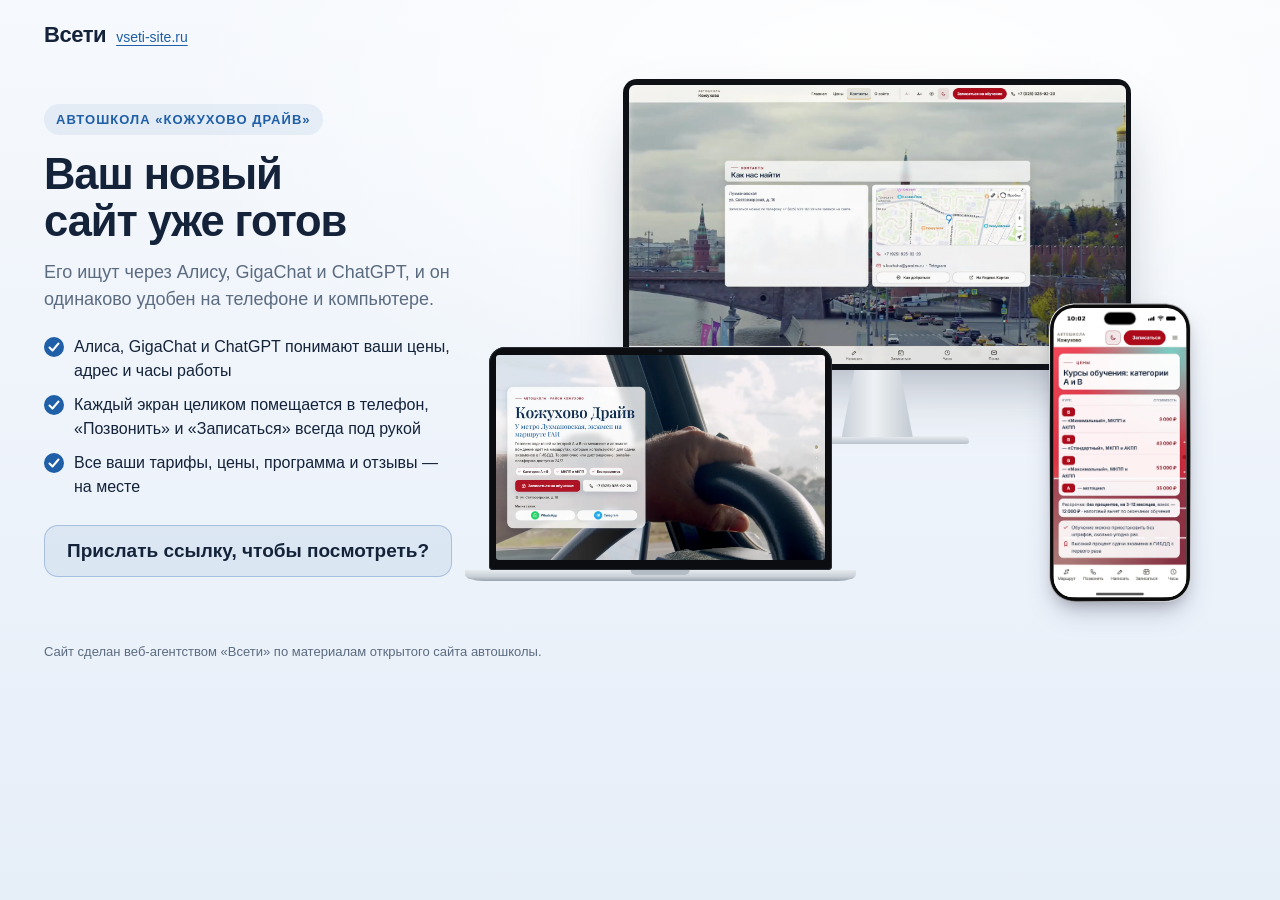
<file: vitrina/index.html>
<!doctype html>
<html lang="ru">
<head>
<meta charset="utf-8">
<meta name="viewport" content="width=device-width, initial-scale=1">
<meta name="robots" content="noindex, nofollow">
<title>Новый сайт автошколы «Кожухово Драйв» — веб-агентство «Всети»</title>
<style>
@layer stageshow{:where(.ss-phone){position:relative}.ss-phone{flex-shrink:0;box-shadow:0 calc(var(--ps) * 40) calc(var(--ps) * 80) calc(var(--ps) * -16) #32325d40,0 calc(var(--ps) * 24) calc(var(--ps) * 48) calc(var(--ps) * -24) #0000004d}.ss-phone__glass{height:100%}.ss-phone__window{position:relative;overflow:hidden;isolation:isolate}.ss-phone:is([data-frame=pro],[data-frame=silver],[data-frame=bezel],[data-frame=clay],[data-frame=outline],[data-frame=bare]){--ss-phone-glass: #0b0b0c;--ss-phone-rim: #2c2c2d;--ss-phone-seam: #e0dfdc;--ss-phone-line: var(--ss-text-faint, #9a9a9d);background:none}.ss-phone__bands{position:absolute;inset:0;overflow:visible;pointer-events:none}.ss-phone:is([data-frame=pro],[data-frame=silver],[data-frame=bezel],[data-frame=clay],[data-frame=outline]) .ss-phone__glass{position:relative}.ss-phone[data-frame=pro]{--ss-phone-band-1: #e3e3e6;--ss-phone-band-2: #9a9ba0;--ss-phone-band-3: #cfd0d4;--ss-phone-band-4: #85868b;--ss-phone-band-5: #c9cacd}.ss-stage[data-theme=dark] .ss-phone[data-frame=pro],.ss-stage[data-theme=glass] .ss-phone[data-frame=pro][data-dark]{--ss-phone-band-1: #5b5c61;--ss-phone-band-2: #2b2c2f;--ss-phone-band-3: #48494d;--ss-phone-band-4: #232427;--ss-phone-band-5: #404145}.ss-phone[data-frame=silver]{--ss-phone-band-1: #f4f4f6;--ss-phone-band-2: #c9cacf;--ss-phone-band-3: #eeeef1;--ss-phone-band-4: #b9babf;--ss-phone-band-5: #e6e6ea}.ss-phone[data-frame=bezel]{--ss-phone-glass: #111113}.ss-phone[data-frame=clay]{--ss-phone-clay-top: color-mix(in srgb, var(--ss-phone-clay, #ecebe8), #fff 45%);--ss-phone-clay-bottom: color-mix(in srgb, var(--ss-phone-clay, #ecebe8), #000 6%);box-shadow:0 calc(var(--ps) * 30) calc(var(--ps) * 60) calc(var(--ps) * -12) #32325d33,0 calc(var(--ps) * 16) calc(var(--ps) * 32) calc(var(--ps) * -16) #00000029}.ss-stage[data-theme=dark] .ss-phone[data-frame=clay]{--ss-phone-clay-top: color-mix(in srgb, var(--ss-phone-clay, #2a2a2e), #fff 6%);--ss-phone-clay-bottom: var(--ss-phone-clay, #2a2a2e);--ss-phone-seam: #333338}.ss-phone[data-frame=outline]{box-shadow:none}.ss-stage[data-theme=blueprint] .ss-phone[data-frame=outline]{--ss-phone-line: var(--ss-line)}.ss-phone:not([data-frame=android],[data-frame=soft]) .ss-phone__status{height:62px;padding:0}.ss-phone:not([data-frame=android],[data-frame=soft]) .ss-phone__time{position:absolute;top:21.5px;left:0;width:138.5px;line-height:22px;text-align:center}.ss-phone:not([data-frame=android],[data-frame=soft]) .ss-phone__glyphs{position:absolute;top:25.33px;left:285.25px;align-items:flex-start;gap:8px}.ss-phone:not([data-frame=android],[data-frame=soft]) .ss-phone__signal{margin-top:1px}.ss-phone:not([data-frame=android],[data-frame=soft]) .ss-phone__battery{margin-top:.33px}.ss-phone[data-frame=photo]{position:relative;background:none}.ss-phone__photo{position:absolute;z-index:4;background:var(--ss-phone-photo-light, none) center / 100% 100% no-repeat;pointer-events:none}.ss-stage[data-theme=dark] .ss-phone__photo,.ss-phone[data-dark] .ss-phone__photo{background-image:var(--ss-phone-photo-dark, var(--ss-phone-photo-light, none))}.ss-phone[data-frame=android]{background:linear-gradient(150deg,#3a3b3f,#1d1e21 40%,#2f3034 70%,#1a1b1e)}.ss-phone[data-frame=android] .ss-phone__glass{background:#050505}.ss-phone[data-frame=android] .ss-phone__island{top:14px;width:24px;height:24px;border-radius:50%}.ss-phone[data-frame=android] .ss-phone__status{height:48px;padding:0 26px}.ss-phone[data-frame=android] .ss-phone__time{font-family:system-ui,sans-serif;font-size:15px;font-weight:500}.ss-phone[data-frame=android] .ss-phone__content[data-status]{padding-top:48px}.ss-phone[data-frame=android] .ss-phone__home{width:108px;height:4px}.ss-phone[data-frame=soft]{box-shadow:0 0 0 calc(var(--ps) * 1.5) #0a25400d,0 calc(var(--ps) * 30) calc(var(--ps) * 60) calc(var(--ps) * -12) #32325d2e,0 calc(var(--ps) * 18) calc(var(--ps) * 36) calc(var(--ps) * -18) #0000001f}.ss-phone[data-frame=soft] .ss-phone__glass{background:#f6f9fc;box-shadow:inset 0 calc(var(--ps) * -2.9) calc(var(--ps) * 7.2) #0a254038}.ss-stage[data-theme=dark] .ss-phone[data-frame=soft] .ss-phone__glass{background:#1c2433;box-shadow:inset 0 calc(var(--ps) * -2.9) calc(var(--ps) * 7.2) #00000073}.ss-phone__screen{--pt: 1px;position:absolute;top:0;left:0;display:flex;flex-direction:column;overflow:hidden;background:#fff;color:#000;font-family:-apple-system,system-ui,sans-serif;font-size:15px;letter-spacing:-.015em;transform-origin:0 0;-webkit-font-smoothing:antialiased}.ss-phone[data-dark] .ss-phone__screen{background:#000;color:#fff}.ss-phone__status{position:absolute;top:0;right:0;left:0;z-index:2;display:flex;align-items:center;justify-content:space-between;height:54px;padding:0 34px 0 52px;transition:color .3s ease;will-change:transform}.ss-phone__time{font-family:SF Pro Text,-apple-system,system-ui,sans-serif;font-variation-settings:"opsz" 17;font-size:17.67px;font-weight:590;letter-spacing:0}.ss-phone__island{position:absolute;top:var(--ss-island-top, 14px);left:50%;z-index:3;width:var(--ss-island-w, 95px);height:37px;border-radius:18.5px;background:#000;transform:translate(-50%)}.ss-phone__glyphs{display:flex;align-items:center;gap:8px}.ss-phone__glyph{display:block}.ss-phone__content{position:relative;flex:1;min-height:0}.ss-phone__content[data-status]{padding-top:62px}.ss-phone__content:not([data-status]){padding-top:44px}.ss-phone[data-frame=bare] .ss-phone__content{padding-right:8px;padding-left:8px}.ss-phone__home{position:absolute;bottom:8px;left:50%;z-index:2;width:144px;height:5px;border-radius:2.5px;background:currentColor;transform:translate(-50%);transition:color .3s ease;will-change:transform}.ss-lock{position:absolute;inset:0;color:#fff;text-align:center}.ss-lock__date{margin-top:66px;font-size:22px;font-weight:600;letter-spacing:-.01em;opacity:.85}.ss-lock__clock{margin-top:-4px;font-size:112px;font-weight:700;line-height:1;letter-spacing:-.035em;font-variant-numeric:tabular-nums;opacity:.92}.ss-lock__stack{position:absolute;right:0;bottom:118px;left:0;display:flex;flex-direction:column;gap:8px;text-align:left}.ss-lock__stack[data-at=top]{top:290px;bottom:auto}.ss-lock__controls{position:absolute;right:46px;bottom:48px;left:46px;display:flex;justify-content:space-between}.ss-lock__control{display:grid;place-items:center;width:50px;height:50px;border-radius:50%;background:#0a0c1842;backdrop-filter:blur(24px) saturate(1.3);color:#fff}.ss-notification{display:flex;align-items:center;gap:13px;margin:0 18px;padding:14px 17px 14px 14px;border-radius:23px;background:#fcfcfdc2;backdrop-filter:blur(30px) saturate(1.25);box-shadow:0 4px 24px #0000000f;color:#000;text-align:left}.ss-notification[data-banner]{position:absolute;top:56px;right:0;left:0;z-index:2;animation:ss-banner-in .52s cubic-bezier(.2,.9,.25,1) both}@keyframes ss-banner-in{0%{transform:translateY(-110px)}}.ss-notification__icon{display:grid;flex-shrink:0;place-items:center;width:38px;height:38px;overflow:hidden;border-radius:9px;background:var(--ss-accent);color:#fff}.ss-notification__icon:has(>img){background:none}.ss-notification__icon>img{display:block;width:100%;height:100%}.ss-notification__text{display:flex;flex:1;flex-direction:column;min-width:0;font-size:15px;line-height:18px;letter-spacing:-.016em}.ss-notification__head{display:flex;align-items:baseline;gap:8px}.ss-notification__title{flex:1;min-width:0;overflow:hidden;font-weight:600;white-space:nowrap;text-overflow:ellipsis}.ss-notification__time{flex-shrink:0;font-size:12px;letter-spacing:-.005em;color:#3c3c4399}.ss-notification__body{display:-webkit-box;overflow:hidden;-webkit-line-clamp:3;-webkit-box-orient:vertical}.ss-lock[data-size=satellite] .ss-lock__stack{top:232px;bottom:auto}.ss-lock[data-size=satellite][data-clock=off] .ss-lock__stack{top:74px}.ss-notification{will-change:transform}.ss-phone:not([data-dark]) .ss-notification{background:#ffffffeb;box-shadow:0 0 0 .5px #00000014,0 8px 24px #0000001f}.ss-phone__time-bar{display:inline-block;width:30px;height:7px;border-radius:4px;background:currentColor;opacity:.5}}
:root{--ink:#14233a;--muted:#5b6b80;--accent:#1f5fa8;--sand:#ffc94d;--bg1:#f6f9fd;--bg2:#e6eef8}
*{box-sizing:border-box}
html,body{margin:0}
body{font:16px/1.5 -apple-system,"Segoe UI",Roboto,Arial,sans-serif;color:var(--ink);background:radial-gradient(1200px 600px at 70% 10%,#ffffff 0,rgba(255,255,255,0) 60%),linear-gradient(180deg,var(--bg1),var(--bg2));min-height:100vh}
a{color:inherit}
.top{display:flex;align-items:center;justify-content:space-between;max-width:1240px;margin:0 auto;padding:18px 24px}
.brand{display:flex;align-items:baseline;gap:10px;text-decoration:none}
.brand b{font-size:22px;letter-spacing:-.02em}
.brand span{font-size:14px;color:var(--accent);text-decoration:underline;text-underline-offset:3px}
.hero{max-width:1240px;margin:0 auto;padding:10px 24px 40px;display:grid;grid-template-columns:minmax(0,.82fr) minmax(0,1.5fr);gap:36px;align-items:center}
.eyebrow{display:inline-block;font-size:13px;font-weight:600;letter-spacing:.08em;text-transform:uppercase;color:var(--accent);background:rgba(31,95,168,.08);padding:6px 12px;border-radius:999px}
h1{text-wrap:balance;font-size:clamp(30px,3.4vw,48px);line-height:1.08;letter-spacing:-.025em;margin:16px 0 14px}
.lead{font-size:18px;color:var(--muted);margin:0 0 22px;max-width:30em}
.pts{list-style:none;padding:0;margin:0 0 26px;display:grid;gap:10px}
.pts li{display:flex;gap:10px;align-items:flex-start}
.pts li::before{content:"";flex:none;width:20px;height:20px;margin-top:2px;border-radius:50%;background:var(--accent) url("data:image/svg+xml,%3Csvg xmlns='http://www.w3.org/2000/svg' viewBox='0 0 20 20'%3E%3Cpath d='M5.5 10.5l3 3 6-7' fill='none' stroke='%23fff' stroke-width='2' stroke-linecap='round' stroke-linejoin='round'/%3E%3C/svg%3E") center/100% no-repeat}
.cta{display:flex;flex-wrap:wrap;gap:14px;align-items:center}
.btn{display:inline-flex;align-items:center;gap:8px;min-height:52px;padding:0 26px;border-radius:14px;background:var(--accent);color:#fff;font-weight:600;text-decoration:none;box-shadow:0 10px 24px rgba(31,95,168,.28)}
.btn:hover{background:#174a86}
.ask{margin:0;display:inline-flex;align-items:center;min-height:52px;padding:12px 22px;line-height:1.3;border-radius:14px;background:rgba(31,95,168,.08);border:1.5px solid rgba(31,95,168,.28);color:var(--ink);font-size:19px;font-weight:600}
/* сцена с устройствами */
.stage{position:relative;width:100%;aspect-ratio:16/11.2}
.dv{position:absolute}
.dv img{display:block;width:100%;height:100%;object-fit:cover;object-position:center top}
.mon .scr img,.lap .scr img{height:auto}
.mon{left:18%;top:0;width:68%}
.mon .scr{padding:1.1%;background:#0e1116;border-radius:14px;box-shadow:0 30px 60px -20px rgba(20,35,58,.35)}
.mon .scr img{border-radius:6px}
.mon .neck{width:14%;aspect-ratio:1/.95;margin:0 auto;background:linear-gradient(90deg,#c9d0d8,#eef1f4 45%,#c3cad2);clip-path:polygon(18% 0,82% 0,100% 100%,0 100%)}
.mon .foot{width:36%;aspect-ratio:36/1.5;margin:-1px auto 0;border-radius:6px 6px 3px 3px;background:linear-gradient(180deg,#e9edf1,#b9c1ca);box-shadow:0 12px 20px -8px rgba(20,35,58,.4)}
.lap{left:0;bottom:4%;width:46%}
.lap .scr{padding:2.2% 2.2% 3%;background:#0b0d11;border-radius:16px 16px 4px 4px;position:relative;box-shadow:0 0 0 1px #2a2f37 inset}
.lap .scr::before{content:"";position:absolute;top:1%;left:50%;width:.9%;aspect-ratio:1;border-radius:50%;background:#2b3442;transform:translateX(-50%)}
.lap .scr img{border-radius:3px}
.lap .base{position:relative;height:0;padding-bottom:3.2%;margin:0 -7%;background:linear-gradient(180deg,#e7ebef 0,#c8cfd7 60%,#9aa3ad 100%);border-radius:0 0 18px 18px/0 0 60% 60%;box-shadow:0 22px 30px -14px rgba(20,35,58,.45)}
.lap .base::after{content:"";position:absolute;top:0;left:50%;width:15%;height:40%;transform:translateX(-50%);background:#b3bbc4;border-radius:0 0 8px 8px}
.tab{right:1.5%;bottom:3%;width:23%}
.tab .scr{aspect-ratio:820/1180;padding:4.5%;background:#121419;border-radius:22px;box-shadow:0 0 0 2px #c7ced6,0 28px 50px -18px rgba(20,35,58,.45)}
.tab .scr img{border-radius:10px}
.ph{right:6%;bottom:0;width:340px;transform-origin:100% 100%}
.ph-shot{display:block;width:100%;height:auto}
.note{max-width:1240px;margin:0 auto;padding:0 24px 34px;color:var(--muted);font-size:13px}
@media (max-width:600px){
  .stage{aspect-ratio:16/9.8}
  .mon{display:none}
  .lap{left:6%;width:64%;bottom:6%}
  .ph{right:5%}
}
@media (max-width:900px){
  .hero{grid-template-columns:1fr;gap:26px;padding-top:0}
  .stage{order:-1}
  .lead{font-size:16.5px}
}
</style>
</head>
<body>
<header class="top"><a class="brand" href="https://vseti-site.ru/" target="_blank" rel="noopener"><b>Всети</b><span>vseti-site.ru</span></a></header>
<main class="hero">
  <div class="txt">
    <span class="eyebrow">Автошкола «Кожухово Драйв»</span>
    <h1>Ваш новый сайт уже готов</h1>
    <p class="lead">Его ищут через Алису, GigaChat и ChatGPT, и он одинаково удобен на телефоне и компьютере.</p>
    <ul class="pts">
      <li>Алиса, GigaChat и ChatGPT понимают ваши цены, адрес и часы работы</li>
      <li>Каждый экран целиком помещается в телефон, «Позвонить» и «Записаться» всегда под рукой</li>
      <li>Все ваши тарифы, цены, программа и отзывы — на месте</li>
    </ul>
    <div class="cta">
      <p class="ask">Прислать ссылку, чтобы посмотреть?</p>
    </div>
  </div>
  <div class="stage" id="stage" aria-label="Новый сайт на компьютере, ноутбуке и телефоне">
    <div class="dv mon"><div class="scr"><img src="img/monitor.webp?v=2" alt="" width="1600" height="900"></div><div class="neck"></div><div class="foot"></div></div>
    <div class="dv lap"><div class="scr"><img src="img/laptop.webp?v=2" alt="" width="1280" height="800"></div><div class="base"></div></div>
    <div class="dv ph" id="ph"><div class="ss-phone z-phone" data-frame="pro" style="width: 340px; height: 714.953px; padding: 2.38318px; border-radius: 61.1682px; --ps: 0.794392523364486px;"><svg class="ss-phone__bands" width="100%" height="100%" aria-hidden="true"><defs><linearGradient id="ph-band" x1="0.2" y1="0" x2="0.8" y2="1"><stop offset="0" style="stop-color: var(--ss-phone-band-1);"></stop><stop offset="0.22" style="stop-color: var(--ss-phone-band-2);"></stop><stop offset="0.48" style="stop-color: var(--ss-phone-band-3);"></stop><stop offset="0.74" style="stop-color: var(--ss-phone-band-4);"></stop><stop offset="1" style="stop-color: var(--ss-phone-band-5);"></stop></linearGradient><linearGradient id="ph-clay" x1="0" y1="0" x2="0" y2="1"><stop offset="0" style="stop-color: var(--ss-phone-clay-top);"></stop><stop offset="1" style="stop-color: var(--ss-phone-clay-bottom);"></stop></linearGradient></defs><g transform="translate(10.327102803738317 10.327102803738317)" stroke-linejoin="round"><path d="M262.94 0.00L267.09 0.06L270.49 0.24L273.65 0.53L276.65 0.94L279.51 1.47L282.27 2.11L284.93 2.87L287.50 3.74L289.97 4.72L292.36 5.81L294.65 7.02L296.85 8.33L298.96 9.75L300.98 11.27L302.90 12.90L304.72 14.62L306.45 16.45L308.08 18.37L309.60 20.38L311.02 22.49L312.33 24.70L313.53 26.99L314.63 29.37L315.61 31.85L316.48 34.41L317.24 37.07L317.88 39.83L318.41 42.70L318.82 45.69L319.11 48.85L319.29 52.25L319.35 56.40L319.35 637.90L319.29 642.04L319.11 645.45L318.82 648.60L318.41 651.60L317.88 654.47L317.24 657.23L316.48 659.89L315.61 662.45L314.63 664.92L313.53 667.31L312.33 669.60L311.02 671.80L309.60 673.91L308.08 675.93L306.45 677.85L304.72 679.68L302.90 681.40L300.98 683.03L298.96 684.55L296.85 685.97L294.65 687.28L292.36 688.49L289.97 689.58L287.50 690.56L284.93 691.43L282.27 692.19L279.51 692.83L276.65 693.36L273.65 693.77L270.49 694.06L267.09 694.24L262.94 694.30L56.40 694.30L52.25 694.24L48.85 694.06L45.69 693.77L42.70 693.36L39.83 692.83L37.07 692.19L34.41 691.43L31.85 690.56L29.37 689.58L26.99 688.49L24.70 687.28L22.49 685.97L20.38 684.55L18.37 683.03L16.45 681.40L14.62 679.68L12.90 677.85L11.27 675.93L9.75 673.91L8.33 671.80L7.02 669.60L5.81 667.31L4.72 664.92L3.74 662.45L2.87 659.89L2.11 657.23L1.47 654.47L0.94 651.60L0.53 648.60L0.24 645.45L0.06 642.04L0.00 637.90L0.00 56.40L0.06 52.25L0.24 48.85L0.53 45.69L0.94 42.70L1.47 39.83L2.11 37.07L2.87 34.41L3.74 31.85L4.72 29.37L5.81 26.99L7.02 24.70L8.33 22.49L9.75 20.38L11.27 18.37L12.90 16.45L14.62 14.62L16.45 12.90L18.37 11.27L20.38 9.75L22.49 8.33L24.70 7.02L26.99 5.81L29.37 4.72L31.85 3.74L34.41 2.87L37.07 2.11L39.83 1.47L42.70 0.94L45.69 0.53L48.85 0.24L52.25 0.06L56.40 0.00Z" fill="none" stroke-width="20.654205607476634" stroke="url(#ph-band)"></path><path d="M262.94 0.00L267.09 0.06L270.49 0.24L273.65 0.53L276.65 0.94L279.51 1.47L282.27 2.11L284.93 2.87L287.50 3.74L289.97 4.72L292.36 5.81L294.65 7.02L296.85 8.33L298.96 9.75L300.98 11.27L302.90 12.90L304.72 14.62L306.45 16.45L308.08 18.37L309.60 20.38L311.02 22.49L312.33 24.70L313.53 26.99L314.63 29.37L315.61 31.85L316.48 34.41L317.24 37.07L317.88 39.83L318.41 42.70L318.82 45.69L319.11 48.85L319.29 52.25L319.35 56.40L319.35 637.90L319.29 642.04L319.11 645.45L318.82 648.60L318.41 651.60L317.88 654.47L317.24 657.23L316.48 659.89L315.61 662.45L314.63 664.92L313.53 667.31L312.33 669.60L311.02 671.80L309.60 673.91L308.08 675.93L306.45 677.85L304.72 679.68L302.90 681.40L300.98 683.03L298.96 684.55L296.85 685.97L294.65 687.28L292.36 688.49L289.97 689.58L287.50 690.56L284.93 691.43L282.27 692.19L279.51 692.83L276.65 693.36L273.65 693.77L270.49 694.06L267.09 694.24L262.94 694.30L56.40 694.30L52.25 694.24L48.85 694.06L45.69 693.77L42.70 693.36L39.83 692.83L37.07 692.19L34.41 691.43L31.85 690.56L29.37 689.58L26.99 688.49L24.70 687.28L22.49 685.97L20.38 684.55L18.37 683.03L16.45 681.40L14.62 679.68L12.90 677.85L11.27 675.93L9.75 673.91L8.33 671.80L7.02 669.60L5.81 667.31L4.72 664.92L3.74 662.45L2.87 659.89L2.11 657.23L1.47 654.47L0.94 651.60L0.53 648.60L0.24 645.45L0.06 642.04L0.00 637.90L0.00 56.40L0.06 52.25L0.24 48.85L0.53 45.69L0.94 42.70L1.47 39.83L2.11 37.07L2.87 34.41L3.74 31.85L4.72 29.37L5.81 26.99L7.02 24.70L8.33 22.49L9.75 20.38L11.27 18.37L12.90 16.45L14.62 14.62L16.45 12.90L18.37 11.27L20.38 9.75L22.49 8.33L24.70 7.02L26.99 5.81L29.37 4.72L31.85 3.74L34.41 2.87L37.07 2.11L39.83 1.47L42.70 0.94L45.69 0.53L48.85 0.24L52.25 0.06L56.40 0.00Z" fill="none" stroke-width="15.88785046728972" style="stroke: var(--ss-phone-rim);"></path><path d="M262.94 0.00L267.09 0.06L270.49 0.24L273.65 0.53L276.65 0.94L279.51 1.47L282.27 2.11L284.93 2.87L287.50 3.74L289.97 4.72L292.36 5.81L294.65 7.02L296.85 8.33L298.96 9.75L300.98 11.27L302.90 12.90L304.72 14.62L306.45 16.45L308.08 18.37L309.60 20.38L311.02 22.49L312.33 24.70L313.53 26.99L314.63 29.37L315.61 31.85L316.48 34.41L317.24 37.07L317.88 39.83L318.41 42.70L318.82 45.69L319.11 48.85L319.29 52.25L319.35 56.40L319.35 637.90L319.29 642.04L319.11 645.45L318.82 648.60L318.41 651.60L317.88 654.47L317.24 657.23L316.48 659.89L315.61 662.45L314.63 664.92L313.53 667.31L312.33 669.60L311.02 671.80L309.60 673.91L308.08 675.93L306.45 677.85L304.72 679.68L302.90 681.40L300.98 683.03L298.96 684.55L296.85 685.97L294.65 687.28L292.36 688.49L289.97 689.58L287.50 690.56L284.93 691.43L282.27 692.19L279.51 692.83L276.65 693.36L273.65 693.77L270.49 694.06L267.09 694.24L262.94 694.30L56.40 694.30L52.25 694.24L48.85 694.06L45.69 693.77L42.70 693.36L39.83 692.83L37.07 692.19L34.41 691.43L31.85 690.56L29.37 689.58L26.99 688.49L24.70 687.28L22.49 685.97L20.38 684.55L18.37 683.03L16.45 681.40L14.62 679.68L12.90 677.85L11.27 675.93L9.75 673.91L8.33 671.80L7.02 669.60L5.81 667.31L4.72 664.92L3.74 662.45L2.87 659.89L2.11 657.23L1.47 654.47L0.94 651.60L0.53 648.60L0.24 645.45L0.06 642.04L0.00 637.90L0.00 56.40L0.06 52.25L0.24 48.85L0.53 45.69L0.94 42.70L1.47 39.83L2.11 37.07L2.87 34.41L3.74 31.85L4.72 29.37L5.81 26.99L7.02 24.70L8.33 22.49L9.75 20.38L11.27 18.37L12.90 16.45L14.62 14.62L16.45 12.90L18.37 11.27L20.38 9.75L22.49 8.33L24.70 7.02L26.99 5.81L29.37 4.72L31.85 3.74L34.41 2.87L37.07 2.11L39.83 1.47L42.70 0.94L45.69 0.53L48.85 0.24L52.25 0.06L56.40 0.00Z" fill="none" stroke-width="14.69626168224299" style="stroke: var(--ss-phone-glass);"></path></g></svg><div class="ss-phone__glass" style="padding: 7.94393px; border-radius: 58.785px;"><div class="ss-phone__window" style="width: 319.346px; height: 694.299px; clip-path: path(&quot;M 262.94 0 L 267.09 0.06 L 270.49 0.24 L 273.65 0.53 L 276.65 0.94 L 279.51 1.47 L 282.27 2.11 L 284.93 2.87 L 287.5 3.74 L 289.97 4.72 L 292.36 5.81 L 294.65 7.02 L 296.85 8.33 L 298.96 9.75 L 300.98 11.27 L 302.9 12.9 L 304.72 14.62 L 306.45 16.45 L 308.08 18.37 L 309.6 20.38 L 311.02 22.49 L 312.33 24.7 L 313.53 26.99 L 314.63 29.37 L 315.61 31.85 L 316.48 34.41 L 317.24 37.07 L 317.88 39.83 L 318.41 42.7 L 318.82 45.69 L 319.11 48.85 L 319.29 52.25 L 319.35 56.4 L 319.35 637.9 L 319.29 642.04 L 319.11 645.45 L 318.82 648.6 L 318.41 651.6 L 317.88 654.47 L 317.24 657.23 L 316.48 659.89 L 315.61 662.45 L 314.63 664.92 L 313.53 667.31 L 312.33 669.6 L 311.02 671.8 L 309.6 673.91 L 308.08 675.93 L 306.45 677.85 L 304.72 679.68 L 302.9 681.4 L 300.98 683.03 L 298.96 684.55 L 296.85 685.97 L 294.65 687.28 L 292.36 688.49 L 289.97 689.58 L 287.5 690.56 L 284.93 691.43 L 282.27 692.19 L 279.51 692.83 L 276.65 693.36 L 273.65 693.77 L 270.49 694.06 L 267.09 694.24 L 262.94 694.3 L 56.4 694.3 L 52.25 694.24 L 48.85 694.06 L 45.69 693.77 L 42.7 693.36 L 39.83 692.83 L 37.07 692.19 L 34.41 691.43 L 31.85 690.56 L 29.37 689.58 L 26.99 688.49 L 24.7 687.28 L 22.49 685.97 L 20.38 684.55 L 18.37 683.03 L 16.45 681.4 L 14.62 679.68 L 12.9 677.85 L 11.27 675.93 L 9.75 673.91 L 8.33 671.8 L 7.02 669.6 L 5.81 667.31 L 4.72 664.92 L 3.74 662.45 L 2.87 659.89 L 2.11 657.23 L 1.47 654.47 L 0.94 651.6 L 0.53 648.6 L 0.24 645.45 L 0.06 642.04 L 0 637.9 L 0 56.4 L 0.06 52.25 L 0.24 48.85 L 0.53 45.69 L 0.94 42.7 L 1.47 39.83 L 2.11 37.07 L 2.87 34.41 L 3.74 31.85 L 4.72 29.37 L 5.81 26.99 L 7.02 24.7 L 8.33 22.49 L 9.75 20.38 L 11.27 18.37 L 12.9 16.45 L 14.62 14.62 L 16.45 12.9 L 18.37 11.27 L 20.38 9.75 L 22.49 8.33 L 24.7 7.02 L 26.99 5.81 L 29.37 4.72 L 31.85 3.74 L 34.41 2.87 L 37.07 2.11 L 39.83 1.47 L 42.7 0.94 L 45.69 0.53 L 48.85 0.24 L 52.25 0.06 L 56.4 0 Z&quot;);"><div class="ss-phone__screen" style="width: 402px; height: 874px; transform: scale(0.794393); --ss-screen-r: 64px;"><div class="ss-phone__status"><span class="ss-phone__time">10:02</span><span class="ss-phone__glyphs"><svg viewBox="0 0 20.33 13.67" width="20.33" height="13.67" class="ss-phone__glyph ss-phone__signal"><rect x="0" y="7.34" width="3.333" height="6.33" rx="1.667" fill="currentColor"></rect><rect x="5.667" y="5" width="3.333" height="8.67" rx="1.667" fill="currentColor"></rect><rect x="11.334" y="2.67" width="3.333" height="11" rx="1.667" fill="currentColor"></rect><rect x="17.000999999999998" y="0" width="3.333" height="13.67" rx="1.667" fill="currentColor"></rect></svg><svg viewBox="0 0 19.33 14.33" width="19.33" height="14.33" class="ss-phone__glyph ss-phone__wifi"><path fill-rule="evenodd" fill="currentColor" d="M0.415933 5.54283C0.902185 6.04412 1.66017 5.95818 2.27513 5.41393C4.30595 3.58064 6.83731 2.63535 9.66901 2.63535C12.5007 2.63535 15.0464 3.60928 17.0629 5.41393C17.6636 5.97251 18.4215 6.0298 18.9221 5.54283C19.4226 5.02722 19.4942 4.2538 18.9793 3.70954C16.8341 1.51819 13.3302 0 9.66901 0C6.00783 0 2.48965 1.53251 0.358727 3.72387C-0.156127 4.2538 -0.0989213 5.02722 0.415933 5.55715L0.415933 5.54283ZM3.94841 9.13779C4.50617 9.68205 5.22124 9.62476 5.85051 9.10915C6.88022 8.29276 8.25316 7.73418 9.66901 7.7485C11.0706 7.7485 12.4435 8.29276 13.4875 9.12347C14.1168 9.63908 14.8605 9.66773 15.4039 9.12347C15.9331 8.57921 16.0189 7.7485 15.4611 7.23289C14.0739 5.98683 11.9859 5.11315 9.68332 5.11315C7.38077 5.11315 5.27845 5.98683 3.9055 7.23289C3.41925 7.69121 3.31914 8.47896 3.96271 9.13779L3.94841 9.13779ZM8.72511 13.8929C9.34008 14.4801 9.98365 14.4801 10.5986 13.8929L11.757 12.7757C12.372 12.1742 12.5007 11.4151 11.7999 10.8995C11.2136 10.4841 10.4699 10.212 9.66901 10.212C8.86813 10.212 8.11015 10.4841 7.53809 10.9138C6.83731 11.4151 6.98033 12.1885 7.59529 12.7757L8.73942 13.8929L8.72511 13.8929Z"></path></svg><svg viewBox="0 0 29.33 13.67" width="29.33" height="13.67" class="ss-phone__glyph ss-phone__battery"><path fill="currentColor" d="M0 6.4C0 4.15979 0 3.03969 0.435974 2.18404C0.819467 1.43139 1.43139 0.819467 2.18404 0.435974C3.03969 0 4.15979 0 6.4 0L19.933 0C22.1732 0 23.2933 0 24.149 0.435974C24.9016 0.819467 25.5135 1.43139 25.897 2.18404C26.333 3.03969 26.333 4.15979 26.333 6.4L26.333 7.26666C26.333 9.50687 26.333 10.627 25.897 11.4826C25.5135 12.2353 24.9016 12.8472 24.149 13.2307C23.2933 13.6667 22.1732 13.6667 19.933 13.6667L6.4 13.6667C4.15979 13.6667 3.03969 13.6667 2.18404 13.2307C1.43139 12.8472 0.819467 12.2353 0.435974 11.4826C0 10.627 0 9.50687 0 7.26666L0 6.4Z"></path><path fill-rule="evenodd" fill="currentColor" transform="translate(27.33 4.33)" d="M0 0L0 5C0.601505 4.8625 2 3.75 2 2.5C2 1.25 0.601505 0.1375 0 0Z"></path></svg></span></div><span class="ss-phone__island"></span><div class="ss-phone__content" data-status="true"><img class="ph-shot" src="img/phone.webp?v=2" alt="Новый сайт автошколы «Кожухово Драйв» на телефоне" width="393" height="794"></div><span class="ss-phone__home"></span></div></div></div></div></div>
  </div>
</main>
<p class="note">Сайт сделан веб-агентством «Всети» по материалам открытого сайта автошколы.</p>
<script>
(function(){var st=document.getElementById('stage'),ph=document.getElementById('ph');
function fit(){var k=st.clientWidth*(innerWidth<=600?0.27:0.19)/340;ph.style.transform='scale('+k+')';}
fit();addEventListener('resize',fit);})();
</script>
</body>
</html>
</file>
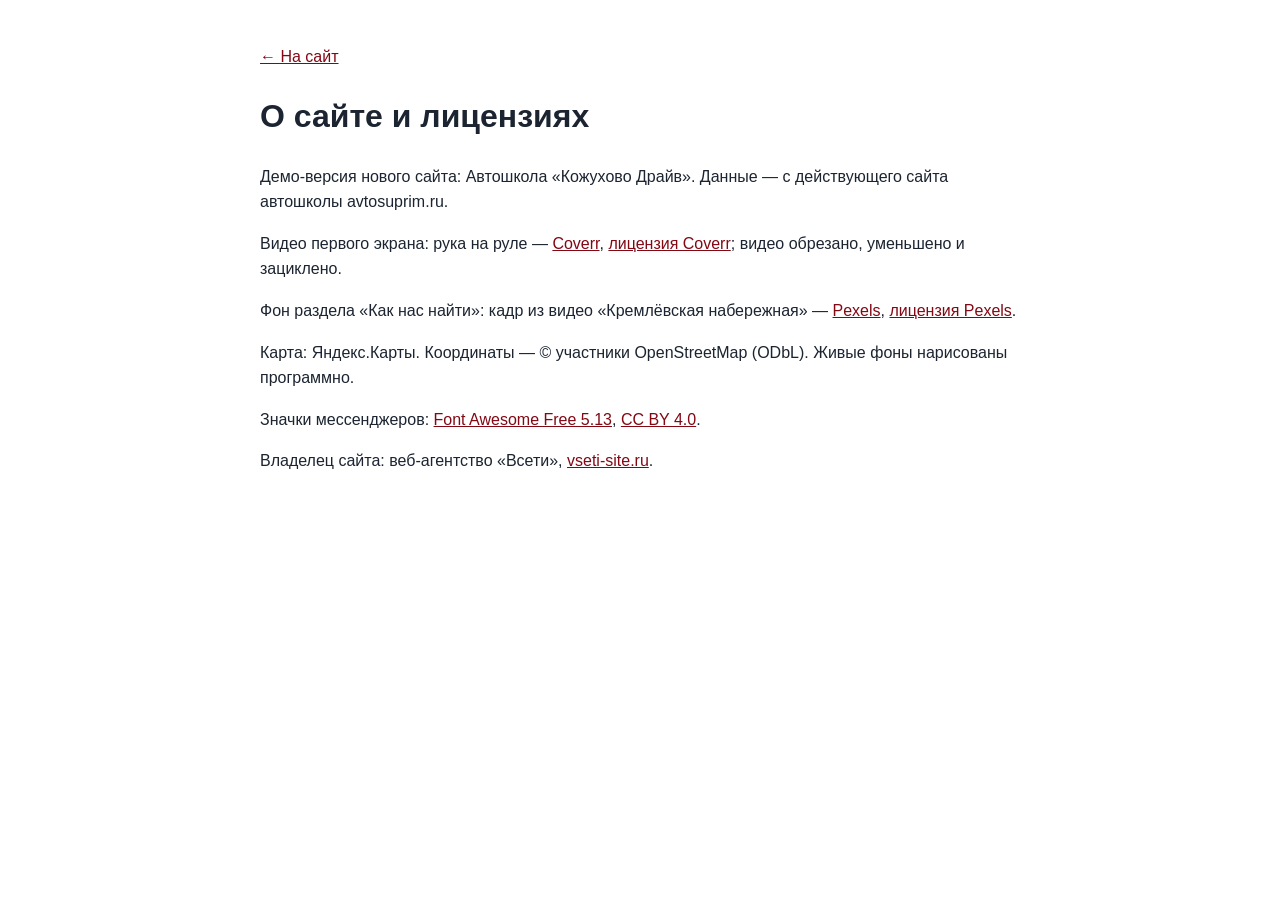
<file: credits.html>
<!doctype html><html lang="ru"><head><meta charset="utf-8"><meta name="viewport" content="width=device-width,initial-scale=1"><meta name="robots" content="noindex"><title>О сайте — Автошкола «Кожухово Драйв»</title>
<style>body{font:16px/1.6 Inter,Arial,sans-serif;max-width:760px;margin:0 auto;padding:28px 18px;color:#1b2430}a{color:#820814}</style></head><body>
<p><a href="./">← На сайт</a></p><h1>О сайте и лицензиях</h1>
<p>Демо-версия нового сайта: Автошкола «Кожухово Драйв». Данные — с действующего сайта автошколы avtosuprim.ru.</p>
<p>Видео первого экрана: рука на руле — <a href="https://coverr.co/videos/hand-on-a-steering-wheel-hrup2fwk9p" target="_blank" rel="noopener">Coverr</a>, <a href="https://coverr.co/license" target="_blank" rel="noopener">лицензия Coverr</a>; видео обрезано, уменьшено и зациклено.</p>
<p>Фон раздела «Как нас найти»: кадр из видео «Кремлёвская набережная» — <a href="https://www.pexels.com/video/34419618/" target="_blank" rel="noopener">Pexels</a>, <a href="https://www.pexels.com/license/" target="_blank" rel="noopener">лицензия Pexels</a>.</p>
<p>Карта: Яндекс.Карты. Координаты — © участники OpenStreetMap (ODbL). Живые фоны нарисованы программно.</p>
<p>Значки мессенджеров: <a href="https://fontawesome.com" target="_blank" rel="noopener">Font Awesome Free 5.13</a>, <a href="https://creativecommons.org/licenses/by/4.0/" target="_blank" rel="noopener">CC BY 4.0</a>.</p>
<p>Владелец сайта: веб-агентство «Всети», <a href="https://vseti-site.ru" target="_blank" rel="noopener">vseti-site.ru</a>.</p>
</body></html>
</file>
<file: css/etalon.css>
/* ==========================================================================
   Эталон нотариуса. Общий слой поверх встроенных стилей index.html:
   видео-первый экран, «жидкое стекло», интерьеры на фоне экранов,
   шапка и нижняя панель со второго экрана, карточки Spotlight Card.
   ========================================================================== */

/* плавное проявление подсветки рамки (Chrome/Safari/Firefox новых версий) */
@property --hl{syntax:'<number>';inherits:true;initial-value:0}

:root{
  --glass:rgba(0,0,0,.4);
  --glass-blur:4px;
  --spot:255,196,108;          /* тёплый янтарь под интерьеры */
  --spring:cubic-bezier(.2,.9,.3,1.35);
}

/* ---------- светлый текст на тёмном стекле для всего, что лежит на фото ---------- */
.sec:not(.sec-hero),.hdr,.bar,.mmenu{
  --card:rgba(0,0,0,.4); --card-rgb:0,0,0;
  --text:#fff; --muted:rgba(255,255,255,.84);
  --line:rgba(255,255,255,.3); --line2:rgba(255,255,255,.2);
  --accent:#ecd9ac; --accent-d:#f6e9c8; --accent-l:#d3bc8a; --accent-soft:rgba(255,255,255,.13);
  --bg:rgba(0,0,0,.3); --bg2:transparent; --bg3:rgba(255,255,255,.13);
  --on-accent:#1d170b;
  --shadow:0 1px 12px rgba(0,0,0,.35); --shadow-lg:0 18px 50px rgba(0,0,0,.5);
  --ok:#8fe3a8; --bad:#ff9f96;
  color:#fff;
}
.sec:not(.sec-hero){background:#2b2319}
.sec:not(.sec-hero) .sec-scroll{
  position:relative;z-index:1;
  padding-top:calc(var(--hdr-h) / var(--zc,1) + 12px);padding-bottom:calc(var(--bar-h) + 12px);
  text-shadow:0 1px 2px rgba(0,0,0,.45)
}
.sec:not(.sec-hero) :is(input,select,textarea,button.btn,.btn){text-shadow:none}

/* ---------- фон экранов: интерьеры, затемнение ровно 50% ---------- */
.sec-bg{position:absolute;inset:0;z-index:0;overflow:hidden;pointer-events:none;background:#2b2319}
.sec-bg picture{display:block;width:100%;height:100%}
.sec-bg img{display:block;width:100%;height:100%;object-fit:cover;opacity:0;transition:opacity .9s ease}
.sec-bg img.ld,html:not(.js) .sec-bg img{opacity:1}
.sec-bg::after{content:"";position:absolute;inset:0;background:rgba(0,0,0,.5)}

/* ==========================================================================
   Жидкое стекло
   ========================================================================== */
.glass,
.sec:not(.sec-hero) :is(.sec-head,.svc,.step,.rev,.rsum,.cred,.cbox,.fq,.about-txt,.tf-card,.quote,.ilink,.chips li,.foot,.rate-chip){
  position:relative;isolation:isolate;
  background:var(--glass);
  -webkit-backdrop-filter:blur(var(--glass-blur));backdrop-filter:blur(var(--glass-blur));
  border:0;border-radius:var(--radius);
  box-shadow:0 8px 30px rgba(0,0,0,.14);
}
/* тонкая светлая рамка-градиент; рядом с курсором рамка разгорается (--hl, --x, --y) */
.glass::after,
.sec:not(.sec-hero) :is(.sec-head,.svc,.step,.rev,.rsum,.cred,.cbox,.fq,.about-txt,.tf-card,.quote,.ilink,.chips li,.foot,.rate-chip)::after{
  content:"";position:absolute;inset:0;border-radius:inherit;padding:1.4px;pointer-events:none;z-index:2;
  background:
    radial-gradient(230px circle at var(--x,50%) var(--y,50%),rgba(255,226,160,calc(var(--hl,0)*1)),rgba(var(--spot),calc(var(--hl,0)*.65)) 38%,transparent 72%),
    linear-gradient(160deg,rgba(255,255,255,.58) 0%,rgba(255,255,255,.16) 22%,rgba(255,255,255,0) 44%,rgba(255,255,255,0) 60%,rgba(255,255,255,.16) 82%,rgba(255,255,255,.5) 100%);
  -webkit-mask:linear-gradient(#000 0 0) content-box,linear-gradient(#000 0 0);
  -webkit-mask-composite:xor;mask-composite:exclude;
}
.sec:not(.sec-hero) .sec-head{display:block;width:fit-content;max-width:100%;border-radius:18px;padding:14px 22px 16px;margin-bottom:16px}
.sec:not(.sec-hero) .sec-head .h2{margin-top:8px}
.sec:not(.sec-hero) .sec-head .lead{margin-top:8px}
.sec:not(.sec-hero) .sec-head .demo-note{background:rgba(255,255,255,.1);border-left-color:var(--accent)}

/* ==========================================================================
   Spotlight Card: пятно света под курсором внутри карточки (::before),
   подсветка рамки рядом с курсором (::after выше), «прыжок» scale + тень.
   Позицию --x/--y ставит один общий обработчик pointermove (js/etalon.js).
   ========================================================================== */
.glow{position:relative;isolation:isolate;--hov:1.035}
.glow::before{
  content:"";position:absolute;inset:0;border-radius:inherit;pointer-events:none;z-index:-1;
  background:
    radial-gradient(340px circle at var(--x,50%) var(--y,50%),rgba(var(--spot),.5),rgba(var(--spot),.2) 38%,transparent 72%);
  opacity:0;transition:opacity .35s ease;
}
.glow.lit{--hl:1}
.glow.lit::before{opacity:1}
.glow{transition:scale .38s var(--spring),box-shadow .32s ease,--hl .3s ease}
.glow.rv{transition:opacity .7s ease var(--rvd),translate .7s ease var(--rvd),scale .38s var(--spring),box-shadow .32s ease,--hl .3s ease}
@media (hover:hover) and (pointer:fine){
  .glow:hover{scale:var(--hov);z-index:6;box-shadow:0 24px 54px rgba(0,0,0,.5),0 0 34px rgba(var(--spot),.2)}
}
/* ---------- «Контакты» («Как нас найти»): плашки при наведении и касании загораются жёлтым — яркая рамка и мягкое
   свечение вокруг; размер не меняется (никаких увеличений и сдвигов раскладки), видно в обеих темах ---------- */
:root{--gy-ring:255,208,80;--gy-glow:255,200,64}
html[data-theme="light"]{--gy-ring:232,154,0;--gy-glow:255,186,30}
#contacts .glow{--gy:0 0 0 2.5px rgba(var(--gy-ring),.98),0 0 22px 4px rgba(var(--gy-glow),.66),0 0 58px 14px rgba(var(--gy-glow),.32),0 8px 30px rgba(0,0,0,.14);
  --gy0:0 0 0 0 rgba(var(--gy-ring),0),0 0 0 0 rgba(var(--gy-glow),0),0 0 0 0 rgba(var(--gy-glow),0),0 8px 30px rgba(0,0,0,.14)}
@media (hover:hover) and (pointer:fine){
  #contacts .glow:hover{scale:1;box-shadow:var(--gy)}
  /* заголовок с рейтингом: когда курсор на значке рейтинга, светится только значок */
  #contacts .sec-head:has(.rate-chip:hover):hover{box-shadow:var(--gy0)}
}
#contacts .glow.tap{animation:cGlowTap 1.4s ease-out,glowHl .62s ease-out}
@keyframes cGlowTap{0%{box-shadow:var(--gy0)}14%,62%{box-shadow:var(--gy)}100%{box-shadow:var(--gy0)}}
html[data-hc="1"] #contacts .glow:hover{outline:3px solid #ffd400;outline-offset:2px}
/* крупные плашки берут нижнюю границу 1,03: 3,5 % от 600 px — это уже 20 px */
.hero-plq,.about-txt,.tf-card,.sec-head,.cbox{--hov:1.03}

/* касание на телефоне: вспышка пятна в точке касания и подпрыгивание */
.glow.tap{animation:glowTap .62s var(--spring),glowHl .62s ease-out}
.glow.tap::before{animation:spotFlash .62s ease-out}
@keyframes glowTap{0%{scale:1}38%{scale:var(--tap,1.045)}100%{scale:1}}
@keyframes glowHl{0%{--hl:0}22%{--hl:1}100%{--hl:0}}
@keyframes spotFlash{0%{opacity:0}18%{opacity:1}100%{opacity:0}}

/* ---------- появление блоков при входе на экран ---------- */
.rv{--rvd:calc(var(--i,0) * 90ms);opacity:0;transform:none;translate:0 18px;
  transition:opacity .7s ease var(--rvd),translate .7s ease var(--rvd)}
.sec.active .rv{opacity:1;transform:none;translate:0 0}
/* первый экран: блоки стартуют сами (экран активен с загрузки), по очереди после слова */
.sec-hero .rv{--rvd:calc(var(--hero-d,1.8s) + var(--i,0) * 140ms);opacity:1;translate:0 0}
.sec-hero .kicker.rv{--rvd:.45s}
/* анимация заголовка стартует — скрипт ставит .go, и остальные блоки выходят следом за словом */
.sec-hero.go .rv{animation:heroIn .9s cubic-bezier(.2,.7,.2,1) var(--rvd) both}
html.js .sec-hero:not(.go) .rv{opacity:0;translate:0 18px;animation:heroSafe .01s linear 5s forwards}
@keyframes heroIn{from{opacity:0;translate:0 18px}to{opacity:1;translate:0 0}}
@keyframes heroSafe{to{opacity:1;translate:0 0}}

/* ==========================================================================
   Первый экран
   ========================================================================== */
.sec-hero{background:#8fb1d4;color:#fff;
  /* А−/А+ первый экран не трогают: страница в zoom, экран — встречный zoom (как шапка), поэтому он на любой ступени
     выглядит ровно как при 100 %. Единицы vw/vh и высота экрана считаются от окна без поправки. */
  zoom:calc(1 / var(--zc,1)); --vwu:1vw; --vhu:1vh;
  /* высота — та же видимая, что у остальных экранов (скрипт кладёт её в --vhr); 100vh во встроенном браузере Telegram на Android
     считается при спрятанной верхней панели и выше видимой части — первый экран выходил выше, и все следующие съезжали вниз */
  --vh:var(--vhr, calc(100 * var(--vhu)))}
.hero-bg{position:absolute;inset:0;overflow:hidden;background:#9db9d6 url(../img/hero-poster.jpg) 54% 50%/cover no-repeat}
.hero-video{position:absolute;inset:0;width:100%;height:100%;object-fit:cover;object-position:54% 50%;background:transparent}
.hero-clouds{
  position:absolute;left:0;top:0;width:100%;height:58%;pointer-events:none;opacity:0;transition:opacity 2.4s ease;
  -webkit-mask-image:linear-gradient(180deg,#000 0%,#000 36%,rgba(0,0,0,.55) 66%,transparent 100%);
          mask-image:linear-gradient(180deg,#000 0%,#000 36%,rgba(0,0,0,.55) 66%,transparent 100%)
}
.hero-clouds.on{opacity:1}
/* угасание к низу рисует сам шейдер (js/clouds.js): маска на canvas — лишний проход на каждый кадр */
.hero-clouds.baked{-webkit-mask-image:none;mask-image:none}
/* точки-переходы по краю не растут с А+: иначе на ступенях 130–150 % они наезжают на плашки первого экрана и карточки */
.dots{zoom:calc(1 / var(--zc,1))}

.sec-hero .sec-scroll{position:relative;z-index:1;padding:26px clamp(20px,calc(3.4*var(--vwu,1vw)),64px);display:flex;flex-direction:column}
.sec-hero .wrap{max-width:none;margin:auto 0}
.hero-plq{
  --plq-w:clamp(500px,calc(38*var(--vwu,1vw)),660px);--plq-pad:clamp(24px,calc(2.4*var(--vwu,1vw)),36px);
  width:min(100%,var(--plq-w));padding:var(--plq-pad);border-radius:28px;
  color:#fff;text-shadow:0 1px 3px rgba(0,0,0,.5);
  animation:plqIn .9s ease both
}
@keyframes plqIn{from{opacity:0;translate:0 14px}to{opacity:1;translate:0 0}}
.hero-plq .kicker{color:#f6e6bd;font-size:12.5px;letter-spacing:.15em}
.hero-plq .kicker::before{background:#f6e6bd}
.hero-h1{margin:14px 0 0;font-weight:500}
.hw{
  display:inline-block;font-family:var(--serif);font-weight:500;line-height:1.06;letter-spacing:-.005em;color:#fff;
  font-size:calc((var(--plq-w) - 2 * var(--plq-pad)) / 4.9);
  text-shadow:0 2px 22px rgba(0,0,0,.35),0 1px 2px rgba(0,0,0,.4);white-space:nowrap
}
.hn{display:block;margin-top:6px;font-family:var(--serif);font-weight:500;font-size:clamp(20px,calc(1.9*var(--vwu,1vw)),28px);line-height:1.2;color:#f7ecd2}
.hero-lead{margin-top:16px;max-width:none;font-size:clamp(15px,calc(1.15*var(--vwu,1vw)),17px);line-height:1.5;color:rgba(255,255,255,.94)}
.hero-addr{margin-top:10px;font-size:14px}
.hero-addr .addr-link{color:#fff;border-bottom-color:rgba(255,255,255,.55)}
.hero-addr .addr-link:hover{color:#f6e6bd}
.hero-cta{display:flex;flex-wrap:wrap;gap:12px;margin-top:22px}
.btn-glass{
  min-height:52px;padding:0 26px;font-size:16px;color:#fff;border:0;background:var(--glass);
  -webkit-backdrop-filter:blur(var(--glass-blur));backdrop-filter:blur(var(--glass-blur));text-shadow:none
}
.btn-glass:hover{background:var(--glass);color:#fff}
.btn-glass.btn-book{background:rgba(var(--spot),.9);color:#2a1d07;font-weight:700;box-shadow:0 8px 26px rgba(var(--spot),.3)}
.btn-glass.btn-book:hover{background:rgba(var(--spot),.95);color:#2a1d07}
.btn-glass.btn-book::after{display:none}
.btn-glass.btn-book::before{background:radial-gradient(160px circle at var(--x,50%) var(--y,50%),rgba(255,255,255,.75),rgba(255,255,255,.25) 45%,transparent 75%)}
.btn-glass .ico{width:19px;height:19px}
.hero-plq .status{margin-top:16px;background:rgba(0,0,0,.28);border-color:rgba(255,255,255,.3);text-shadow:none}

/* ==========================================================================
   Шапка и нижняя панель: только со второго экрана
   ========================================================================== */
.hdr{
  background:var(--glass);-webkit-backdrop-filter:blur(8px);backdrop-filter:blur(8px);border-bottom:0;
  transition:transform .5s var(--ease),opacity .35s ease,visibility 0s linear 0s
}
.hdr::after{content:"";position:absolute;left:0;right:0;bottom:0;height:1px;background:linear-gradient(90deg,transparent,rgba(255,255,255,.45),transparent)}
body[data-sec="0"] .hdr{transform:translateY(-105%);opacity:0;visibility:hidden;pointer-events:none;transition:transform .45s var(--ease),opacity .3s ease,visibility 0s linear .45s}
.hdr-in{max-width:1440px;padding:0 28px;gap:18px}
.brand-s{color:rgba(255,255,255,.78)}
.brand-n{font-size:16px;font-weight:600;color:#fff;text-shadow:0 1px 3px rgba(0,0,0,.4)}
.nav{gap:2px}
.nav-a{color:#fff;opacity:.9;font-size:14.5px;padding:10px 12px;white-space:nowrap}
.brand{flex:none}
.nav-a:hover,.nav-a.cur,.nav > li.open > .nav-a{background:rgba(255,255,255,.14);opacity:1}
.nav-a.cur{box-shadow:inset 0 -2px 0 rgba(var(--spot),.95)}
.hdr-tools{margin-left:10px;gap:10px}
.hdr .tool{color:#fff;opacity:.9}
.hdr .tool:hover{background:rgba(255,255,255,.14);opacity:1}
.hdr .btn-primary{background:rgba(var(--spot),.95);border-color:transparent;color:#2a1d07;font-weight:700}
.hdr .btn-primary:hover{background:#ffd998;color:#2a1d07}
.hdr-tel{display:inline-flex;align-items:center;gap:8px;min-height:44px;padding:0 6px;font-weight:600;font-size:15px;white-space:nowrap;color:#fff;border-radius:10px}
.hdr-tel .ico{width:18px;height:18px}
.hdr-tel:hover{color:#ffe2a8}
.mega{background:rgba(24,19,12,.9);-webkit-backdrop-filter:blur(16px);backdrop-filter:blur(16px);border:1px solid rgba(255,255,255,.2)}
.mega-it:hover{background:rgba(255,255,255,.12)}
.lang-dd{background:rgba(24,19,12,.92);-webkit-backdrop-filter:blur(16px);backdrop-filter:blur(16px);border:1px solid rgba(255,255,255,.22);color:#fff}
.lang-dd a:hover,.lang-dd button:hover{background:rgba(255,255,255,.12)}
.lang-dd a.cur{color:#ffe2a8}
/* размер текста, контраст, тема: прямо на плашке, рядом с языком */
.hdr-a11y{display:flex;align-items:center;gap:2px;margin-left:2px;padding-left:8px;border-left:1px solid rgba(255,255,255,.28)}
.hdr-a11y .tool{width:44px;height:44px}
.hdr #hcBtn[aria-pressed="true"]{background:rgba(255,226,168,.2);color:#ffe2a8;opacity:1}
.hdr .tool:disabled{opacity:.35;cursor:default}
.hdr .tool:disabled:hover{background:none}
.mm-tools{display:none}

.bar{
  background:var(--glass);-webkit-backdrop-filter:blur(8px);backdrop-filter:blur(8px);border-top:0;box-shadow:none;
  transition:transform .5s var(--ease),opacity .35s ease,visibility 0s linear 0s
}
.bar::before{content:"";position:absolute;left:0;right:0;top:0;height:1px;background:linear-gradient(90deg,transparent,rgba(255,255,255,.45),transparent)}
body[data-sec="0"] .bar{transform:translateY(105%);opacity:0;visibility:hidden;pointer-events:none;transition:transform .45s var(--ease),opacity .3s ease,visibility 0s linear .45s}
.bi{color:#fff;opacity:.88}
.bi:hover{background:rgba(255,255,255,.14);opacity:1}
.bi.cur{color:#ffe2a8}

.dots button::after{background:#fff;opacity:.6;box-shadow:0 0 0 1px rgba(0,0,0,.35)}
.dots button.cur::after{background:rgb(var(--spot));opacity:1}

.mmenu{background:rgba(22,17,11,.93);-webkit-backdrop-filter:blur(14px);backdrop-filter:blur(14px);color:#fff;bottom:var(--bar-h)}
.mmenu .macc-list button:hover{background:rgba(255,255,255,.12)}
.mmenu .mmenu-foot .btn{justify-content:center;padding:0 22px;font-size:16px}
.mmenu .btn-primary{background:rgba(var(--spot),.95);border-color:transparent;color:#2a1d07;font-weight:700}
.mmenu .btn-ghost{border-color:rgba(255,255,255,.4);color:#fff}
.mm-set{margin-top:16px;display:grid;gap:10px}
.mm-row{display:flex;flex-wrap:wrap;gap:8px;align-items:center}
.mm-lbl{width:56px;font-size:13px;color:var(--muted);text-transform:uppercase;letter-spacing:.08em}
.mmenu .mm-row a,.mmenu .mm-row button{display:inline-flex;width:auto;min-width:44px;min-height:44px;padding:0 12px;justify-content:center;align-items:center;
  border:1px solid rgba(255,255,255,.28);border-radius:10px;font-size:14px;font-weight:600}
.mmenu .mm-row a.cur{color:#ffe2a8;border-color:#ffe2a8}
.mmenu .mm-row .ico{width:20px;height:20px}
/* на телефоне те же четыре кнопки одним заметным рядом в меню */
.mmenu .mm-tools{grid-template-columns:repeat(4,1fr);gap:8px;padding:10px;border:1px solid rgba(255,226,168,.4);border-radius:14px;background:rgba(255,255,255,.07)}
.mmenu .mm-tools button{display:inline-flex;width:100%;min-height:52px;justify-content:center;align-items:center;border:1px solid rgba(255,255,255,.28);border-radius:10px;font-size:16px;font-weight:700;background:rgba(0,0,0,.25);padding:0}
.mmenu .mm-tools button .ico{width:22px;height:22px}
.mmenu .mm-tools button[aria-pressed="true"]{border-color:#ffe2a8;color:#ffe2a8;background:rgba(255,226,168,.14)}
.mmenu .mm-tools button:disabled{opacity:.4}

/* ==========================================================================
   Экраны: карточки на стекле
   ========================================================================== */
.sec:not(.sec-hero) .kicker{color:#f1deb0}
.sec:not(.sec-hero) .kicker::before{background:#f1deb0}
.sec:not(.sec-hero) .h2{font-size:clamp(26px,calc(3*var(--vwu,1vw)),38px)}
.sec:not(.sec-hero) .svc:hover{transform:none;border-color:transparent}
.svc .cic,.cred .cic,.cl .cic,.mega-it .cic{background:rgba(255,255,255,.14);color:#f6e9c8}
.svc small{color:rgba(255,255,255,.8)}
.about-txt{padding:20px 24px}
.sec:not(.sec-hero) .about-txt .quote{background:rgba(255,255,255,.09);border-left:3px solid rgb(var(--spot));border-radius:0 12px 12px 0;-webkit-backdrop-filter:none;backdrop-filter:none;box-shadow:none}
.sec:not(.sec-hero) .about-txt .quote::after{display:none}
.chips li{background:var(--glass);border-radius:999px}
.creds .cred{padding:14px 16px;min-height:68px}
.cred > div{min-width:0;flex:1 1 auto}

/* ---------- «Оплата»: ровные значки ----------
   Карточка занимает ту же ширину и высоту, что соседние. Если четыре значка помещаются в строку —
   идут одним рядом от левого до правого края; иначе сетка 2×2 с одинаковыми колонками, а все карточки
   «Реквизитов» выравниваются по высоте (grid-auto-rows:1fr). Размер решает ширина самой колонки
   (container query), а не окна — поэтому одинаково на 1280, 1366, 1440, 1920, планшете и в режиме «А+». */
.about-side{container:aside / inline-size}
.pay-pills,.cred .pay-pills,.cl .pay-pills{
  display:grid;grid-template-columns:repeat(2,minmax(0,1fr));gap:6px;width:100%;margin-top:3px
}
.pay-pill{
  display:flex;align-items:center;justify-content:center;min-width:0;min-height:26px;padding:2px 8px;
  font-size:12.5px;line-height:1.2;text-align:center;white-space:nowrap;box-sizing:border-box
}
.pay-pill .ico{display:none}
.pay-pill.pay-logo{padding:2px 8px;min-height:26px}
.pay-pill.pay-logo img{height:15px}
.pay-pill.pay-logo img[src$="sbp.svg"]{height:17px}
.creds .cred:has(.pay-pills){padding-top:10px;padding-bottom:10px}
.creds .cred:has(.pay-pills) small{line-height:1.25}
@container aside (min-width:405px){
  .cred .pay-pills{grid-template-columns:repeat(4,auto);justify-content:space-between;max-width:430px}
}
@container aside (max-width:404px){
  .creds{grid-auto-rows:1fr}
}

.steps::before{display:none}
.steps{gap:14px;list-style:none;padding:0}
.step{padding:20px 16px 20px;text-align:left}
.step-n{background:rgba(255,255,255,.14);border-color:rgba(var(--spot),.85);color:#f6e9c8}
.step p{color:rgba(255,255,255,.88)}

.rsum,.rev{padding:20px 22px}
.rsum .big{color:#f6e9c8}
.rev p{color:#fff}

.faq{gap:0 16px}
.faq-col{gap:12px}
.fq{border-bottom:0;padding:2px 18px}
.fq > button{padding:14px 2px}
.fq-a p{padding:0 2px 14px;color:rgba(255,255,255,.88)}
.fq > button .pl{border-color:rgba(255,255,255,.4)}

.cbox{padding:16px 18px}
.cl{gap:9px}
.mapbox{padding:12px}
.fld input,.fld select,.fld textarea{background:rgba(0,0,0,.34);color:#fff;border-color:rgba(255,255,255,.34);text-shadow:none}
.fld input::placeholder,.fld textarea::placeholder{color:rgba(255,255,255,.55)}
.fld select option{color:#111;background:#fff}
.fld input:focus,.fld select:focus,.fld textarea:focus{border-color:rgb(var(--spot));box-shadow:0 0 0 3px rgba(var(--spot),.28)}
.map{background:rgba(0,0,0,.25)}
.sec:not(.sec-hero) .btn-primary{background:rgba(var(--spot),.95);border-color:transparent;color:#2a1d07;font-weight:700}
.sec:not(.sec-hero) .btn-primary:hover{background:#ffd998;color:#2a1d07}
.sec:not(.sec-hero) .btn-ghost{background:rgba(0,0,0,.3);color:#fff;border-color:rgba(255,255,255,.4)}
.sec:not(.sec-hero) .btn-ghost:hover{border-color:rgb(var(--spot));color:#ffe2a8}
.info-links .ilink{color:#fff;padding:9px 18px}
.info-links .ilink:hover{background:var(--glass)}

/* рейтинг Яндекс.Карт в «Контактах» */
.sec-head-rate{display:flex!important;align-items:center;justify-content:space-between;gap:18px;flex-wrap:wrap;width:100%!important;padding:14px 18px 14px 24px!important}
.sec-head-rate .sh-txt .h2{margin-top:6px}
.rate-chip{display:flex;align-items:center;gap:12px;padding:8px 18px 8px 10px;border-radius:14px;color:#fff;text-decoration:none;text-shadow:none}
.rate-chip .ym{width:40px;height:40px;flex:none}
.rate-chip .badge-r{display:flex;align-items:center;gap:8px}
.rate-chip .badge-r b{font-size:26px;line-height:1;font-weight:600}
.rate-chip .stars svg{width:17px;height:17px}
.rate-chip small{display:block;margin-top:3px;font-size:13px;color:var(--muted);white-space:nowrap}

.foot{margin-top:16px;padding:12px 18px;border-top:0;border-radius:14px;align-items:center}
.foot > div:first-child{flex:1 1 0;min-width:0}
.foot a{color:#fff}

/* фокус с клавиатуры виден на любом фоне */
.sec :focus-visible,.hdr :focus-visible,.bar :focus-visible,.mmenu :focus-visible{outline:3px solid #ffe2a8;outline-offset:2px}

/* ==========================================================================
   Адаптив
   ========================================================================== */
@media screen and (max-width:1439px){
  .hdr-tel{width:44px;padding:0;justify-content:center}
  .hdr-tel span{display:none}
  .hdr-tel:hover{background:rgba(255,255,255,.14)}
  .nav-a{padding:10px 9px}
}
/* на ноутбуках поуже телефон на плашке не помещается (он есть в нижней панели и в меню) */
@media screen and (max-width:1366px){.hdr-tel{display:none}}
@media screen and (max-width:860px){
  .hdr-a11y{display:none}
}
@media (max-width:860px){
  .mmenu .mm-tools{display:grid}
}
/* таджикская и киргизская версии: пункты меню длиннее — телефон на плашке только значком до 1680 px, меню-бургер на экранах до 1320 px */
@media screen and (min-width:1440px) and (max-width:1679px){
  html[lang="tg"] .hdr-tel,html[lang="ky"] .hdr-tel{width:44px;padding:0;justify-content:center}
  html[lang="tg"] .hdr-tel span,html[lang="ky"] .hdr-tel span{display:none}
}
@media screen and (min-width:1280px) and (max-width:1319px){
  html[lang="tg"] .nav,html[lang="ky"] .nav,html[lang="tg"] .hdr-tel,html[lang="ky"] .hdr-tel{display:none}
  html[lang="tg"] .burger,html[lang="ky"] .burger{display:grid}
  html[lang="tg"] .hdr-book,html[lang="ky"] .hdr-book{display:inline-flex}
  html[lang="tg"] .hdr-tools,html[lang="ky"] .hdr-tools{margin-left:auto}
  html[lang="tg"] .hdr-in,html[lang="ky"] .hdr-in{padding:0 18px}
}
@media screen and (max-width:1279px){
  .nav,.hdr-tel{display:none}
  .burger{display:grid}
  .hdr-book{display:inline-flex}
  .hdr-tools{margin-left:auto}
  .hdr-in{padding:0 18px}
}
@media (max-width:767px){
  .sec-bg{background:#2b2319}
  .sec:not(.sec-hero) .sec-scroll{padding-bottom:calc(var(--bar-h) + 12px)}
  .sec:not(.sec-hero) .sec-head{padding:12px 16px 14px;margin-bottom:14px;border-radius:14px}
  .step{padding:14px}
  .fq{padding:0 14px}
  .rsum,.rev{padding:16px}
  .sec-head-rate{padding:12px 14px!important}
  .rate-chip{padding:6px 12px 6px 8px}
  .rate-chip .ym{width:34px;height:34px}
  .rate-chip .badge-r b{font-size:22px}
  .rate-chip .stars svg{width:14px;height:14px}
  .foot{padding:10px 14px}
}
/* первый экран: пороги настоящие (@media screen не пересчитывается под А+), он всегда как при 100 % */
@media screen and (max-width:767px){
  .sec-hero .sec-scroll{padding:16px 14px calc(18px + env(safe-area-inset-bottom,0px))}
  .sec-hero .wrap{margin:auto 0 0}
  .hero-plq{--plq-pad:18px;width:100%;padding:18px 18px 20px;border-radius:22px}
  .hero-plq .kicker{font-size:11.5px;letter-spacing:.1em}
  .hero-h1{margin-top:10px}
  .hw{font-size:clamp(44px,calc(16.2*var(--vwu,1vw)),76px)}
  .hn{font-size:clamp(19px,calc(5.4*var(--vwu,1vw)),26px)}
  .hero-lead{margin-top:12px;font-size:14.5px}
  .hero-addr{display:none}
  .hero-cta{margin-top:16px;gap:10px;flex-wrap:nowrap}
  .btn-glass{min-height:50px;padding:0 14px;font-size:15px;flex:1 1 0;gap:8px}
  .hero-plq .status{margin-top:12px;font-size:12.5px}
  .hero-video,.hero-bg{object-position:55% 50%;background-position:55% 50%}
  .hero-clouds{height:52%}
}
@media (max-width:767px){
  .dots{right:-15px}
}
@media screen and (max-width:600px){
  .hdr-in{padding:0 12px;gap:8px}
  .brand-n{font-size:15px}
  .hdr-book{padding:0 14px;font-size:14px}
}
/* ---------- очень узкая раскладка: телефон при увеличенном тексте (ширина окна ÷ масштаб ≤ 340) ----------
   Пороги @media при «А+» пересчитываются движком под масштаб, поэтому эти правила включаются и на узких
   телефонах без увеличения, и на обычных телефонах при 115–150 %: ничего не вылезает за край, без горизонтальной прокрутки. */
@media screen and (max-width:340px){
  .hdr-in{padding:0 8px;gap:4px}
  .hdr-book{display:none}
  .brand-n{font-size:12px}
  .tool-lang{padding:0 6px}
}
@media (max-width:340px){
  .bi{padding:8px 0}
  .bi span{position:absolute;width:1px;height:1px;overflow:hidden;clip:rect(0 0 0 0);white-space:nowrap}
  .svc-grid{grid-template-columns:1fr}
  .btn:not(.btn-glass),.btn-sm:not(.btn-glass){white-space:normal;line-height:1.2;padding-top:9px;padding-bottom:9px;text-align:center}
  .rate-chip small{white-space:normal}
  .rsum .btn{width:100%}
  .foot .fl{display:flex;flex-wrap:wrap}
  .modal{padding:10px}
  .mbox{padding:18px 14px 14px}
  .mbox h3{font-size:18px;overflow-wrap:anywhere}
  .mhead{gap:10px}
  .mhead .cic{display:none}
  .mbox h3{overflow-wrap:break-word}
  .hours-t{font-size:14px}
  .hours-t td{padding:9px 3px}
  .info-tabs button{padding:7px 10px}
  .bk-inline{grid-template-columns:1fr}
  .bk-inline .bk-opt{flex-direction:row;justify-content:flex-start;gap:12px;min-height:52px;padding:8px 14px;text-align:left}
}
/* первый экран при ширине ≤340 px: настоящие пороги (см. выше), как при 100 % */
@media screen and (max-width:340px){
  .hero-cta{flex-wrap:wrap}
  .btn-glass{flex:1 1 100%;white-space:normal;line-height:1.2;padding-top:9px;padding-bottom:9px;text-align:center}
}
/* колонки сеток не растягиваются под длинное слово или поле ввода: страница никогда не выходит за край */
.svc-grid>*,.steps>*,.reviews>*,.faq>*,.contacts>*,.about>*,.mbox{min-width:0}
@media screen and (max-width:479px){
  :root{--hdr-h:56px}
  .brand-t{display:flex}
  .brand{flex:1 1 0;min-width:0}
  .brand-s{font-size:9px;letter-spacing:.14em}
  .brand-n{font-size:12.5px;white-space:normal;line-height:1.12}
}
@media (max-width:479px){
  .bi{font-size:12px;letter-spacing:-.03em;padding:6px 0}
  .bi span{overflow:visible;text-overflow:clip}
  .mmenu .mmenu-foot .btn{flex:1 1 100%}
}
@media screen and (max-height:700px) and (min-width:768px){
  .hero-lead{display:none}
  .hero-cta{margin-top:16px}
}

/* ---------- без анимаций, если пользователь так просит ---------- */
@media (prefers-reduced-motion:reduce){
  .sec-hero.go .rv,html.js .sec-hero:not(.go) .rv,.hero-plq{animation:none;opacity:1;translate:0 0}
  .glow,.glow.rv{transition:none}
  .rv{transition:none;translate:0 0;opacity:1}
  .hero-clouds{transition:none}
}

/* ==========================================================================
   Две темы (кнопка солнце/луна на плашке). По умолчанию data-theme="light" (как и было).
   Светлая: светлое матовое стекло плашек, окна и формы светлые, текст тёмный; фон экранов — те же фото
   с тем же затемнением 50 %, что и в тёмной базе. Тёмная: глубокий почти чёрный фон, плотное тёмное стекло,
   светлый текст, фото сильно затемнены. Первый экран (видео, облака, чайки, слово) читается в обеих:
   в светлой плашка светлая с тёмным текстом, в тёмной — тёмная со светлым.
   Выше (без data-theme) — базовый вид «тёмное стекло»; светлая тема переопределяет его ниже.
   ========================================================================== */
/* ----- тёмная: глубже ----- */
html[data-theme="dark"]{--glass:rgba(9,9,12,.74);--glass-blur:6px}
html[data-theme="dark"] .sec-hero{--glass:rgba(6,7,10,.52);--glass-blur:6px}
html[data-theme="dark"] .sec:not(.sec-hero),html[data-theme="dark"] .sec-bg{background:#070707}
html[data-theme="dark"] .sec-bg::after{background:rgba(3,4,7,.86)}
html[data-theme="dark"] .hdr,html[data-theme="dark"] .bar{background:rgba(5,5,7,.86)}
html[data-theme="dark"] .mmenu{background:rgba(6,6,8,.98)}
html[data-theme="dark"] .mega,html[data-theme="dark"] .lang-dd{background:rgba(7,7,9,.97)}
html[data-theme="dark"] .fld input,html[data-theme="dark"] .fld select,html[data-theme="dark"] .fld textarea{background:rgba(0,0,0,.55)}

/* ----- светлая ----- */
html[data-theme="light"]:not([data-hc="1"]){--glass:rgba(255,255,255,.7);--glass-blur:8px}
html[data-theme="light"]:not([data-hc="1"]) .sec-hero{--glass:rgba(255,253,248,.66);--glass-blur:12px}
html[data-theme="light"]:not([data-hc="1"]) .sec:not(.sec-hero),html[data-theme="light"]:not([data-hc="1"]) .hdr,html[data-theme="light"]:not([data-hc="1"]) .bar,html[data-theme="light"]:not([data-hc="1"]) .mmenu{
  --card:rgba(255,255,255,.74); --card-rgb:255,255,255;
  --text:#1b160e; --muted:#4d4332;
  --line:rgba(70,50,15,.30); --line2:rgba(70,50,15,.17);
  --accent:#7a5718; --accent-d:#5a3d0b; --accent-l:#a3813f; --accent-soft:rgba(122,87,24,.13);
  --bg:rgba(255,255,255,.5); --bg2:transparent; --bg3:rgba(70,50,15,.08);
  --on-accent:#fff;
  --shadow:0 1px 12px rgba(70,50,15,.14); --shadow-lg:0 18px 50px rgba(70,50,15,.26);
  --ok:#1d7443; --bad:#b0332a;
  color:#1b160e
}
html[data-theme="light"]:not([data-hc="1"]) .sec:not(.sec-hero) .sec-scroll{text-shadow:none}
html[data-theme="light"]:not([data-hc="1"]) .glass,
html[data-theme="light"]:not([data-hc="1"]) .sec:not(.sec-hero) :is(.sec-head,.svc,.step,.rev,.rsum,.cred,.cbox,.fq,.about-txt,.tf-card,.quote,.ilink,.chips li,.foot,.rate-chip){
  box-shadow:0 8px 28px rgba(70,50,15,.16),inset 0 1px 0 rgba(255,255,255,.8)
}
html[data-theme="light"]:not([data-hc="1"]) .glass::after,
html[data-theme="light"]:not([data-hc="1"]) .sec:not(.sec-hero) :is(.sec-head,.svc,.step,.rev,.rsum,.cred,.cbox,.fq,.about-txt,.tf-card,.quote,.ilink,.chips li,.foot,.rate-chip)::after{
  background:
    radial-gradient(230px circle at var(--x,50%) var(--y,50%),rgba(214,150,40,calc(var(--hl,0)*1)),rgba(var(--spot),calc(var(--hl,0)*.7)) 38%,transparent 72%),
    linear-gradient(160deg,rgba(255,255,255,.95) 0%,rgba(120,88,30,.22) 28%,rgba(120,88,30,.12) 62%,rgba(255,255,255,.9) 100%)
}
html[data-theme="light"]:not([data-hc="1"]) .glow:hover{box-shadow:0 24px 54px rgba(70,50,15,.3),0 0 34px rgba(var(--spot),.3)}
html[data-theme="light"]:not([data-hc="1"]) .sec:not(.sec-hero) .sec-head .demo-note{background:rgba(70,50,15,.07)}
/* первый экран */
html[data-theme="light"]:not([data-hc="1"]) .hero-plq{color:#1b160e;text-shadow:none}
html[data-theme="light"]:not([data-hc="1"]) .hero-plq .kicker{color:#7a5718}
html[data-theme="light"]:not([data-hc="1"]) .hero-plq .kicker::before{background:#7a5718}
html[data-theme="light"]:not([data-hc="1"]) .hw{color:#17120a;text-shadow:0 1px 0 rgba(255,255,255,.5)}
html[data-theme="light"]:not([data-hc="1"]) .hn{color:#4b3a18}
html[data-theme="light"]:not([data-hc="1"]) .hero-lead{color:rgba(27,22,14,.92)}
html[data-theme="light"]:not([data-hc="1"]) .hero-addr .addr-link{color:#1b160e;border-bottom-color:rgba(27,22,14,.45)}
html[data-theme="light"]:not([data-hc="1"]) .hero-addr .addr-link:hover{color:#7a5718}
html[data-theme="light"]:not([data-hc="1"]) .btn-glass{color:#1b160e}
html[data-theme="light"]:not([data-hc="1"]) .btn-glass:hover{color:#1b160e}
html[data-theme="light"]:not([data-hc="1"]) .btn-glass.btn-book,html[data-theme="light"]:not([data-hc="1"]) .btn-glass.btn-book:hover{color:#2a1d07}
html[data-theme="light"]:not([data-hc="1"]) .hero-plq .status{background:rgba(255,255,255,.6);border-color:rgba(70,50,15,.25);color:#1b160e}
/* шапка, нижняя полоса, меню */
html[data-theme="light"]:not([data-hc="1"]) .hdr,html[data-theme="light"]:not([data-hc="1"]) .bar{background:rgba(255,253,248,.82)}
html[data-theme="light"]:not([data-hc="1"]) .hdr::after,html[data-theme="light"]:not([data-hc="1"]) .bar::before{background:linear-gradient(90deg,transparent,rgba(90,65,25,.35),transparent)}
html[data-theme="light"]:not([data-hc="1"]) .brand-s{color:rgba(60,45,20,.72)}
html[data-theme="light"]:not([data-hc="1"]) .brand-n{color:#1b160e;text-shadow:none}
html[data-theme="light"]:not([data-hc="1"]) .nav-a{color:#1b160e}
html[data-theme="light"]:not([data-hc="1"]) .nav-a:hover,html[data-theme="light"]:not([data-hc="1"]) .nav-a.cur,html[data-theme="light"]:not([data-hc="1"]) .nav > li.open > .nav-a{background:rgba(70,50,15,.09)}
html[data-theme="light"]:not([data-hc="1"]) .nav-a.cur{box-shadow:inset 0 -2px 0 #c08a28}
html[data-theme="light"]:not([data-hc="1"]) .hdr .tool{color:#1b160e}
html[data-theme="light"]:not([data-hc="1"]) .hdr .tool:hover{background:rgba(70,50,15,.09)}
html[data-theme="light"]:not([data-hc="1"]) .hdr-tel{color:#1b160e}
html[data-theme="light"]:not([data-hc="1"]) .hdr-tel:hover{color:#7a5718}
html[data-theme="light"]:not([data-hc="1"]) .hdr-a11y{border-left-color:rgba(70,50,15,.28)}
html[data-theme="light"]:not([data-hc="1"]) .hdr #hcBtn[aria-pressed="true"]{background:rgba(192,138,40,.22);color:#5a3d0b}
html[data-theme="light"]:not([data-hc="1"]) .mega,html[data-theme="light"]:not([data-hc="1"]) .lang-dd{background:rgba(255,252,246,.97);border-color:rgba(70,50,15,.2);color:#1b160e}
html[data-theme="light"]:not([data-hc="1"]) .mega-it:hover,html[data-theme="light"]:not([data-hc="1"]) .lang-dd a:hover,html[data-theme="light"]:not([data-hc="1"]) .lang-dd button:hover{background:rgba(70,50,15,.08)}
html[data-theme="light"]:not([data-hc="1"]) .lang-dd a.cur{color:#7a5718}
html[data-theme="light"]:not([data-hc="1"]) .bi{color:#1b160e}
html[data-theme="light"]:not([data-hc="1"]) .bi:hover{background:rgba(70,50,15,.09)}
html[data-theme="light"]:not([data-hc="1"]) .bi.cur{color:#7a5718}
html[data-theme="light"]:not([data-hc="1"]) .mmenu{background:rgba(255,252,246,.98);color:#1b160e}
html[data-theme="light"]:not([data-hc="1"]) .mmenu .macc-list button:hover{background:rgba(70,50,15,.08)}
html[data-theme="light"]:not([data-hc="1"]) .mmenu .btn-ghost{border-color:rgba(70,50,15,.4);color:#1b160e}
html[data-theme="light"]:not([data-hc="1"]) .mmenu .mm-row a,html[data-theme="light"]:not([data-hc="1"]) .mmenu .mm-row button,html[data-theme="light"]:not([data-hc="1"]) .mmenu .mm-tools button{border-color:rgba(70,50,15,.3)}
html[data-theme="light"]:not([data-hc="1"]) .mmenu .mm-row a.cur{color:#7a5718;border-color:#c08a28}
html[data-theme="light"]:not([data-hc="1"]) .mmenu .mm-tools{border-color:rgba(192,138,40,.5);background:rgba(70,50,15,.06)}
html[data-theme="light"]:not([data-hc="1"]) .mmenu .mm-tools button{background:rgba(255,255,255,.7)}
html[data-theme="light"]:not([data-hc="1"]) .mmenu .mm-tools button[aria-pressed="true"]{border-color:#c08a28;color:#5a3d0b;background:rgba(192,138,40,.2)}
/* содержимое экранов */
html[data-theme="light"]:not([data-hc="1"]) .strong-lbl,html[data-theme="light"]:not([data-hc="1"]) .sec:not(.sec-hero) > .sec-scroll .about > div > .strong-lbl{color:rgba(255,255,255,.9);text-shadow:0 1px 2px rgba(0,0,0,.55)}
html[data-theme="light"]:not([data-hc="1"]) .sec:not(.sec-hero) .kicker{color:#7a5718}
html[data-theme="light"]:not([data-hc="1"]) .sec:not(.sec-hero) .kicker::before{background:#7a5718}
html[data-theme="light"]:not([data-hc="1"]) .svc .cic,html[data-theme="light"]:not([data-hc="1"]) .cred .cic,html[data-theme="light"]:not([data-hc="1"]) .cl .cic,html[data-theme="light"]:not([data-hc="1"]) .mega-it .cic{background:rgba(122,87,24,.12);color:#5a3d0b}
html[data-theme="light"]:not([data-hc="1"]) .svc small{color:rgba(27,22,14,.78)}
html[data-theme="light"]:not([data-hc="1"]) .sec:not(.sec-hero) .about-txt .quote{background:rgba(70,50,15,.07)}
html[data-theme="light"]:not([data-hc="1"]) .step-n{background:rgba(255,255,255,.75);border-color:rgba(192,138,40,.9);color:#5a3d0b}
html[data-theme="light"]:not([data-hc="1"]) .step p{color:rgba(27,22,14,.86)}
html[data-theme="light"]:not([data-hc="1"]) .rsum .big{color:#5a3d0b}
html[data-theme="light"]:not([data-hc="1"]) .rev p{color:#1b160e}
html[data-theme="light"]:not([data-hc="1"]) .fq-a p{color:rgba(27,22,14,.86)}
html[data-theme="light"]:not([data-hc="1"]) .fq > button .pl{border-color:rgba(70,50,15,.4)}
html[data-theme="light"]:not([data-hc="1"]) .fld input,html[data-theme="light"]:not([data-hc="1"]) .fld select,html[data-theme="light"]:not([data-hc="1"]) .fld textarea{background:rgba(255,255,255,.88);color:#1b160e;border-color:rgba(70,50,15,.32)}
html[data-theme="light"]:not([data-hc="1"]) .fld input::placeholder,html[data-theme="light"]:not([data-hc="1"]) .fld textarea::placeholder{color:rgba(27,22,14,.5)}
html[data-theme="light"]:not([data-hc="1"]) .map{background:rgba(255,255,255,.45)}
html[data-theme="light"]:not([data-hc="1"]) .sec:not(.sec-hero) .btn-ghost{background:rgba(255,255,255,.62);color:#1b160e;border-color:rgba(70,50,15,.38)}
html[data-theme="light"]:not([data-hc="1"]) .sec:not(.sec-hero) .btn-ghost:hover{border-color:#c08a28;color:#5a3d0b}
html[data-theme="light"]:not([data-hc="1"]) .info-links .ilink{color:#1b160e}
html[data-theme="light"]:not([data-hc="1"]) .rate-chip{color:#1b160e}
html[data-theme="light"]:not([data-hc="1"]) .foot a{color:#1b160e}
html[data-theme="light"]:not([data-hc="1"]) .sec :focus-visible,html[data-theme="light"]:not([data-hc="1"]) .hdr :focus-visible,html[data-theme="light"]:not([data-hc="1"]) .bar :focus-visible,html[data-theme="light"]:not([data-hc="1"]) .mmenu :focus-visible{outline-color:#a06a10}
html[data-theme="light"]:not([data-hc="1"]) .pay-pill:not(.pay-logo){background:rgba(255,255,255,.7)}

/* ---------- режим для слабовидящих: чистый чёрный экран без стекла ---------- */
html[data-hc="1"] .sec:not(.sec-hero){background:#000}
html[data-hc="1"] .sec-hero{background:#000}
html[data-hc="1"] .glass,html[data-hc="1"] .hdr,html[data-hc="1"] .bar,html[data-hc="1"] .mmenu,html[data-hc="1"] .btn-glass,
html[data-hc="1"] .sec:not(.sec-hero) :is(.sec-head,.svc,.step,.rev,.rsum,.cred,.cbox,.fq,.about-txt,.tf-card,.quote,.ilink,.chips li,.foot,.rate-chip){
  background:#000!important;border:2px solid #fff!important;-webkit-backdrop-filter:none!important;backdrop-filter:none!important;box-shadow:none!important}
html[data-hc="1"] .glass::after,html[data-hc="1"] .glow::before,html[data-hc="1"] .hdr::after,html[data-hc="1"] .bar::before,
html[data-hc="1"] .sec:not(.sec-hero) :is(.sec-head,.svc,.step,.rev,.rsum,.cred,.cbox,.fq,.about-txt,.tf-card,.quote,.ilink,.chips li,.foot,.rate-chip)::after{display:none!important}
html[data-hc="1"] .hero-clouds,html[data-hc="1"] .hero-gulls,html[data-hc="1"] .sd-canvas,html[data-hc="1"] .hero-video{display:none!important}
html[data-hc="1"] .btn-glass.btn-book,html[data-hc="1"] .hdr .btn-primary,html[data-hc="1"] .sec:not(.sec-hero) .btn-primary{background:#ffe14d!important;color:#000!important}
html[data-hc="1"] .hw,html[data-hc="1"] .hn{text-shadow:none}
html[data-hc="1"] .btn-glass.btn-book *,html[data-hc="1"] .sec:not(.sec-hero) .btn-primary *{color:#000!important}

/* язык виден и на телефоне (правка Сергея 17.10) */
@media screen and (max-width:700px){.tool-lang{padding:0 8px;gap:4px}.hdr-tools{gap:6px}}

/* ==========================================================================
   Материалы конторы (модалка): обычные абзацы и списки, ссылки внутри строки;
   текст по ширине с переносами слов (мягкие переносы ставит js, hyphens:auto — запас).
   На телефоне — по левому краю с переносами, чтобы не было «рек» из больших пробелов.
   ========================================================================== */
.info-i > div{display:none}
.info-i.open > div{display:block}
.info-i p,.info-i li{
  display:block;margin:0 0 10px;text-align:justify;text-justify:inter-word;
  -webkit-hyphens:auto;hyphens:auto;hyphenate-limit-chars:7 3 3;overflow-wrap:break-word;word-break:normal
}
.info-i li{display:list-item;margin:0 0 5px}
.info-i a:not(.info-f),.info-i b,.info-i strong,.info-i em,.info-i span{display:inline;margin:0;padding:0}
.info-i a:not(.info-f){color:var(--accent-d);text-decoration:underline;text-underline-offset:3px;overflow-wrap:anywhere;word-break:break-all}
.info-i p:has(> b){text-align:left}
.info-i h4,.info-i > button span:first-child{text-align:left;hyphens:manual}
@media (max-width:480px){
  .info-i p,.info-i li{text-align:left}
}

/* ==========================================================================
   Обратный звонок: плашка переворачивается (3D flip) в форму; лицевая и обратная стороны лежат в одной
   ячейке сетки, поэтому высота плашки не прыгает. Переворот: поворот до ребра, смена стороны, поворот обратно.
   ========================================================================== */
.flipc{display:grid;transform-origin:50% 50%;will-change:auto}
.flipc > .flip-front,.flipc > .flip-back{grid-area:1/1;min-width:0;align-self:center}
/* в окне высота меняется в момент, когда плашка стоит ребром: показываем только одну сторону */
.flipc-swap:not(.show-back) > .flip-back,.flipc-swap.show-back > .flip-front{display:none}
.flipc:not(.show-back) > .flip-back,.flipc.show-back > .flip-front{visibility:hidden;pointer-events:none}
.flipc > .flip-back h3{font-size:19px;font-weight:600}
.flipc > .flip-back .fdesc{color:var(--muted);font-size:13.5px;margin-top:6px}
.bk-opt{font-family:inherit;cursor:pointer;width:100%}
button.bk-opt{appearance:none;-webkit-appearance:none}
.fld label .opt{font-weight:400;opacity:.72}
.cb-actions{display:grid;grid-template-columns:auto 1fr;gap:10px;margin-top:4px}
.cb-actions .btn{min-height:46px;padding:0 14px;font-size:14.5px;gap:8px}
.cb-actions .btn span{white-space:normal;text-align:center;line-height:1.2}
/* письмо на почту: адрес рядом с кнопкой «Скопировать адрес» (в окне и в сообщении после отправки) */
.mail-line{display:flex;align-items:center;gap:6px 14px;flex-wrap:wrap;margin-top:4px;font-size:13.5px;color:var(--muted)}
.mail-addr{display:inline-flex;align-items:center;gap:6px 12px;flex-wrap:wrap}
.mail-addr b{color:var(--text);font-weight:600;font-size:14.5px;word-break:break-all}
.mail-copy{padding:0 12px;font-size:13px;gap:6px}
.mail-copy .ico{width:16px;height:16px}
.mail-copy.done{border-color:var(--ok);color:var(--ok)}
.fok .ok-t{display:block}
.fok .mail-addr.in-ok{margin-top:8px}
.fok .mail-addr b{color:inherit}
.cb-actions.solo{grid-template-columns:1fr}
/* второй телефон в списке контактов: подпись под номером */
/* языковые версии: у адреса в контактах линия-подчёркивание шла на 14 px ниже текста и пересекала строку «для такси» — подчёркиваем сам текст */
html:not([lang="ru"]) .cl a.addr-link{display:inline;border-bottom:0;padding:0;margin:0;text-decoration:underline;text-underline-offset:3px}
.cl .addr-taxi{display:block;font-size:12.5px;font-weight:400;line-height:1.3;color:var(--muted);margin-top:3px}
.cl .tel2{margin-top:6px}
.cl a.tel-b{display:inline-block;padding:7px 0;margin:-7px 0}
.cl a.tel-b:hover{color:var(--accent-d)}
.cl .tel-note{display:block;font-size:12.5px;font-weight:400;color:var(--muted);line-height:1.3;margin-top:1px}
/* обратная сторона «Позвонить»: крупный номер, кнопка, часы приёма */
.fb-view[hidden]{display:none}
/* размер номера считается от ширины самой плашки (container query): не вылезает ни на узком телефоне, ни при «А+» */
.fb-view[data-view="tel"]{container-type:inline-size}
.tel-num{display:block;margin-top:14px;text-align:center;font-family:var(--serif);font-weight:600;font-size:clamp(18px,9cqi,34px);letter-spacing:.01em;line-height:1.15;color:var(--text);white-space:nowrap}
.tel-num:hover{color:var(--accent-d)}
.tel-num2{display:flex;flex-direction:column;align-items:center;gap:1px;margin-top:4px;padding:8px 0;color:var(--text);line-height:1.25;text-align:center}
.tel-num2 b{font-size:17px;font-weight:600;white-space:nowrap}
.tel-num2 span{font-size:12.5px;color:var(--muted)}
.tel-num2:hover b{color:var(--accent-d)}
.tel-call{width:100%;margin-top:8px}
.tel-hours{margin-top:12px}
.tel-hours > b{display:block;font-size:13px;font-weight:500;color:var(--muted)}
.hours-mini{margin-top:2px;font-size:13.5px}
.hours-mini td{padding:5px 4px}
.flipc .cb-actions.solo{margin-top:12px}
.mbox-mail .fg{margin-top:10px}
/* высокое окно (телефон): крестик остаётся на месте, прокручивается только форма */
.mbox-mail{overflow:hidden;display:flex;flex-direction:column;padding:0}
.mbox-mail #mailBox{overflow:auto;min-height:0;padding:26px 26px 22px;-webkit-overflow-scrolling:touch;overscroll-behavior:contain}
@media (max-width:479px){.mbox-mail #mailBox{padding:18px 14px 14px}}
.flipc .fok{display:none}
.flipc .fok.show{display:block}
@media (max-width:360px){.cb-actions{grid-template-columns:1fr}}
@media (prefers-reduced-motion:reduce){.flipc{will-change:auto}}

/* ==========================================================================
   Языковые версии: шрифты для китайского, длинные слова не вылезают из плашек
   ========================================================================== */
html[lang="zh"]{--font:"Inter","PingFang SC","Hiragino Sans GB","Microsoft YaHei","Noto Sans CJK SC","Source Han Sans SC",sans-serif;
  --serif:"Playfair Display","Songti SC","Noto Serif CJK SC","Source Han Serif SC","SimSun",serif}
html:not([lang="ru"]) :is(.svc,.step,.rev,.cred,.fq,.cbox,.sec-head,.chips li,.rsum,.rate-chip,.status,.foot,.hero-plq){overflow-wrap:break-word}
.map-actions .btn{flex:1 1 9.5em}   /* короткие подписи (китайский) не схлопываются до буквы в столбик: на узкой плашке кнопки встают друг под другом */
html:not([lang="ru"]) :is(.rsum,.map-actions) .btn span{overflow-wrap:anywhere}
html:not([lang="ru"]) .rsum .btn{white-space:normal;text-align:center;line-height:1.25;padding-top:9px;padding-bottom:9px}

/* ==========================================================================
   Тарифы и льготы (п. 3.1.5–3.1.8 Стандартов ФНП): таблица, расчёт, льготы, источники.
   Цвета — от родителя (светлая/тёмная тема, режим для слабовидящих); на телефоне строки таблицы встают в столбик.
   ========================================================================== */
.tf{display:grid;grid-template-columns:minmax(0,1.45fr) minmax(0,1fr);gap:20px;align-items:start}
.tf-col{display:grid;grid-template-columns:minmax(0,1fr);gap:16px;min-width:0}
.tf-card{padding:18px 22px;--tf-line:rgba(255,255,255,.26);container:tfc / inline-size}
.tf-card h3{margin:0 0 10px;font-size:17px;line-height:1.3;font-weight:600}
.tf-card p{margin:0 0 10px;font-size:14.5px;line-height:1.5}
.tf-card p:last-child,.tf-card ul:last-child{margin-bottom:0}
.tf-card a{color:#f6e6bd;text-decoration:underline;text-underline-offset:3px;overflow-wrap:anywhere}
.tf-card a:hover{color:#ffe2a8}
.tf-card .tf-note{font-size:13.5px;line-height:1.45;opacity:.92}
.tf-t{width:100%;border-collapse:collapse;font-size:14.5px;line-height:1.42}
.tf-t th,.tf-t td{padding:9px 12px 9px 0;text-align:left;vertical-align:top;border-bottom:1px solid var(--tf-line);overflow-wrap:break-word}
.tf-t th:last-child,.tf-t td:last-child{padding-right:0}
.tf-t thead th{padding-top:2px;font-size:12px;letter-spacing:.06em;text-transform:uppercase;font-weight:600;opacity:.88}
.tf-t tbody th{width:31%;font-weight:600}
.tf-t td{width:34.5%}
.tf-v b{font-weight:600;white-space:nowrap}
.tf-lbl{display:none}
.tf-list{margin:0 0 12px;padding-left:18px;list-style:disc}
.tf-list li{margin:0 0 8px;font-size:14.5px;line-height:1.45;overflow-wrap:break-word}
.tf-more{margin-top:12px;padding-top:4px;border-top:1px solid var(--tf-line)}
.tf-more summary{cursor:pointer;display:flex;align-items:center;min-height:44px;font-weight:600;font-size:14.5px}
.tf-more h4{margin:12px 0 4px;font-size:14px;font-weight:600}
.tf-more p{margin:0 0 6px}
.tf-card :focus-visible{outline:3px solid #ffe2a8;outline-offset:2px;border-radius:4px}
html[data-theme="light"]:not([data-hc="1"]) .tf-card{--tf-line:rgba(70,50,15,.24)}
html[data-theme="light"]:not([data-hc="1"]) .tf-card a{color:#7a5718}
html[data-theme="light"]:not([data-hc="1"]) .tf-card a:hover{color:#5a3d0b}
html[data-theme="light"]:not([data-hc="1"]) .tf-card :focus-visible{outline-color:#a06a10}
html[data-hc="1"] .tf-card{--tf-line:#fff}
html[data-hc="1"] .tf-card a{color:#ffe14d}
@media (max-width:991px){.tf{grid-template-columns:1fr}}
@media (max-width:640px){
  .tf-card{padding:14px 16px}
  .tf-t,.tf-t tbody,.tf-t tr,.tf-t th,.tf-t td{display:block;width:auto}
  .tf-t thead{display:none}
  .tf-t tr{padding-bottom:8px;border-bottom:1px solid var(--tf-line)}
  .tf-t tbody th{width:auto;padding:10px 0 4px;border-bottom:0;font-size:15px}
  .tf-t td{display:flex;gap:10px;align-items:baseline;padding:3px 0;border-bottom:0}
  .tf-lbl{display:block;flex:0 0 9.4em;font-size:11.5px;letter-spacing:.05em;text-transform:uppercase;opacity:.78}
  .tf-t td .tf-v{flex:1 1 auto;min-width:0;overflow-wrap:anywhere}
}
@container tfc (max-width:300px){.tf-t td{display:block}.tf-lbl{margin-bottom:1px}}
html:not([lang="ru"]) .tf-card :is(h3,p,li,th,td,summary){overflow-wrap:break-word}

/* ==========================================================================
   Б-6: ссылки в плашках «О нотариусе» и окно «Официальные сведения и ссылки»
   ========================================================================== */
.cred b a{color:inherit;text-decoration:underline;text-decoration-color:rgba(255,255,255,.5);text-underline-offset:3px}
.cred b a:hover{color:#ffe2a8;text-decoration-color:#ffe2a8}
html[data-theme="light"]:not([data-hc="1"]) .cred b a{text-decoration-color:rgba(70,50,15,.45)}
html[data-theme="light"]:not([data-hc="1"]) .cred b a:hover{color:#7a5718;text-decoration-color:#7a5718}
html[data-hc="1"] .cred b a{color:#ffe14d}
.about-side .about-more{justify-content:flex-start;margin-top:12px}
.off{margin-top:12px;display:grid;gap:14px}
.off h4{margin:0 0 4px;font-size:15px;font-weight:600;line-height:1.35}
.off p{margin:0;font-size:14px;line-height:1.5;color:var(--muted)}
.off-links{margin:6px 0 0;padding-left:18px;list-style:disc}
.off-links li{margin:0 0 5px;font-size:14px;line-height:1.4;overflow-wrap:anywhere}
.off a{color:var(--accent-d);text-decoration:underline;text-underline-offset:3px;overflow-wrap:anywhere}
.off a:hover{color:var(--text)}
html[data-hc="1"] .off a{color:#ffe14d}
.off p,.off h4{overflow-wrap:break-word}

/* ==========================================================================
   Б-4, Б-9: строка о передаче данных у форм со ссылкой на Политику; владелец сайта в подвале
   ========================================================================== */
.pd-note{margin:8px 0 0;font-size:12.5px;line-height:1.45;color:var(--muted)}
.pd-note a{color:inherit;text-decoration:underline;text-underline-offset:3px}
.pd-note a:hover{color:#ffe2a8}
html[data-theme="light"]:not([data-hc="1"]) .pd-note a:hover{color:#7a5718}
.mbox .pd-note a{color:var(--accent-d)}
.mbox .pd-note a:hover{color:var(--text)}
html[data-hc="1"] .pd-note,html[data-hc="1"] .foot-owner{color:#fff;opacity:1}
html[data-hc="1"] .pd-note a{color:#ffe14d}
.foot-owner{margin-top:.5em;font-size:13px;line-height:1.45;opacity:.85}
.pd-note,.foot-owner{overflow-wrap:anywhere}
</file>
<file: css/title-b.css>
/* Вариант B: буквы «Нотариус» влетают по одной (js/title-b.js), как на первом экране сайта агентства.
   Слово лежит в разметке всегда; скрипт лишь оборачивает буквы в span. */
html.js .hw{opacity:0;animation:hwSafe .01s linear 6s forwards}
html.js .hw.in{opacity:1}
@keyframes hwSafe{to{opacity:1}}
.hw .ch{display:inline-block;will-change:transform}
@media (prefers-reduced-motion:reduce){html.js .hw{opacity:1;animation:none}}
html[data-hc="1"] .hw{opacity:1!important}
</file>
<file: css/nevo.css>
/* Нево-Класс: переопределения поверх эталона. Светлая дневная палитра: синий + жёлтый («учебный» знак). */
:root{--spot:255,201,77}

/* ---------- первый экран: светлое дневное фото, без видео ---------- */
.hero-bg{background:#a9cdf0 url(../img/hero-poster.jpg) 58% 55%/cover no-repeat}
.hero-bg::after{content:"";position:absolute;inset:0;background:linear-gradient(90deg,rgba(255,255,255,.34) 0%,rgba(255,255,255,0) 52%)}
@media screen and (min-width:768px){.hero-plq{--plq-w:clamp(520px,calc(42*var(--vwu,1vw)),700px)}}
@media screen and (min-width:768px){.hw{font-size:calc((var(--plq-w) - 2 * var(--plq-pad)) / 5.5);font-weight:600;letter-spacing:-.01em}}
@media screen and (min-width:768px){.hn{font-size:clamp(20px,calc(2*var(--vwu,1vw)),28px);font-weight:500}}
html[data-theme="light"]:not([data-hc="1"]) .sec-hero{--glass:rgba(255,255,255,.78);--glass-blur:10px}
html[data-theme="light"]:not([data-hc="1"]) .hero-plq .kicker{color:#1f5fa8}
html[data-theme="light"]:not([data-hc="1"]) .hero-plq .kicker::before{background:#1f5fa8}
html[data-theme="light"]:not([data-hc="1"]) .hw{color:#102f55}
html[data-theme="light"]:not([data-hc="1"]) .hn{color:#1f5fa8}
html[data-theme="light"]:not([data-hc="1"]) .hero-addr .addr-link:hover{color:#1f5fa8}
.hero-lead{margin-top:14px}
.hero-cats{display:flex;flex-wrap:wrap;gap:8px;margin:16px 0 0;padding:0;list-style:none}
.hero-cats li{display:inline-flex;align-items:center;gap:7px;padding:7px 14px 7px 11px;border-radius:999px;background:rgba(255,255,255,.85);border:1px solid rgba(31,95,168,.28);font-weight:600;font-size:14.5px;color:#12365f;text-shadow:none}
.hero-cats .ico{width:16px;height:16px;color:#1f5fa8}
.hero-cta{margin-top:18px}
@media screen and (min-width:768px){.hero-cta .btn-glass{flex:1 1 auto;white-space:nowrap}}
.hero-cta .btn-glass.btn-book{box-shadow:0 8px 24px rgba(240,170,20,.35)}
.hero-addr{margin-top:14px}

/* ---------- светлая палитра остальных экранов: синий вместо коричневого ---------- */
html[data-theme="light"]:not([data-hc="1"]) .sec:not(.sec-hero),html[data-theme="light"]:not([data-hc="1"]) .hdr,html[data-theme="light"]:not([data-hc="1"]) .bar,html[data-theme="light"]:not([data-hc="1"]) .mmenu{
  --card:rgba(255,255,255,.82);
  --text:#14233a; --muted:#41536b;
  --line:rgba(22,60,110,.30); --line2:rgba(22,60,110,.16);
  --accent:#1f5fa8; --accent-d:#174a86; --accent-l:#5b8fcc; --accent-soft:rgba(31,95,168,.12);
  --bg:rgba(255,255,255,.6); --bg3:rgba(22,60,110,.07);
  --shadow:0 1px 12px rgba(22,60,110,.14); --shadow-lg:0 18px 50px rgba(22,60,110,.26);
  color:#14233a
}
html[data-theme="light"]:not([data-hc="1"]) .glass,
html[data-theme="light"]:not([data-hc="1"]) .sec:not(.sec-hero) :is(.sec-head,.cbox,.foot){box-shadow:0 8px 28px rgba(22,60,110,.18),inset 0 1px 0 rgba(255,255,255,.85)}
html[data-theme="light"]:not([data-hc="1"]) .sec:not(.sec-hero) .sec-bg::after,.sec:not(.sec-hero) .sec-bg::after{background:rgba(255,255,255,.12)}
.sec-bg{background:#cfe0f3}
.btn-primary{background:#ffc94d;border-color:#ffc94d;color:#2a1d07}
.btn-primary:hover{background:#ffd06b;border-color:#ffd06b;color:#2a1d07}
html[data-theme="light"]:not([data-hc="1"]) .hdr .btn-primary,html[data-theme="light"]:not([data-hc="1"]) .sec:not(.sec-hero) .btn-primary{color:#2a1d07}

/* ---------- последний экран: компактная раскладка, чтобы всё помещалось в 800 px ---------- */
#contacts .sec-scroll{padding-top:calc(var(--hdr-h) + 8px)}
#contacts .sec-head{margin-bottom:12px;padding:10px 18px 10px 24px!important}
#contacts .sec-head .h2{margin-top:2px;font-size:28px}
#contacts .sh-cta{min-height:46px}
.addr-note{display:block;margin-top:2px;font-size:13px;color:var(--muted)}
@media (min-width:992px){.contacts{grid-template-columns:1fr 1.15fr 1fr;gap:14px}}
.contacts .cbox{padding:14px 16px}
.cl{gap:12px}
.map{min-height:0;height:250px;flex:none}
.cbox.form .fg{margin-top:8px;gap:7px}
.form h3{font-size:18px}
@media (min-width:768px){.fld input,.fld select,.fld textarea{padding:7px 11px}}
.fld-hid{display:none}
.foot{margin-top:12px;padding:10px 18px}
.foot p{margin:0}
.foot p + p{margin-top:4px}
.foot-owner{font-weight:600}
.foot-owner a{text-decoration:underline;text-underline-offset:3px}
html[data-theme="light"]:not([data-hc="1"]) .foot a{color:#174a86}

/* ---------- добивка: коричневые акценты эталона -> синие ---------- */
html[data-theme="light"]:not([data-hc="1"]) .sec:not(.sec-hero) .kicker{color:#1f5fa8}
html[data-theme="light"]:not([data-hc="1"]) .sec:not(.sec-hero) .kicker::before{background:#1f5fa8}
html[data-theme="light"]:not([data-hc="1"]) .cl .cic{background:rgba(31,95,168,.13);color:#1f5fa8}
html[data-theme="light"]:not([data-hc="1"]) .hdr-tel:hover,html[data-theme="light"]:not([data-hc="1"]) .bi.cur{color:#1f5fa8}
html[data-theme="light"]:not([data-hc="1"]) .sec:not(.sec-hero) .btn-ghost:hover{border-color:#1f5fa8;color:#174a86}
html[data-theme="light"]:not([data-hc="1"]) .nav-a.cur,html[data-theme="light"]:not([data-hc="1"]) .nav-a[aria-current]{color:#14233a}
.hero-addr .addr-link{border-bottom:0;padding:0;margin:0;display:inline-flex}
.hero-addr .addr-link:hover{text-decoration:underline}
.cl .addr-link{display:inline;border-bottom:0;padding:0;margin:0;text-decoration:underline;text-decoration-color:rgba(31,95,168,.45);text-underline-offset:3px}
.cl .addr-link:hover{color:#1f5fa8}
.map{flex:1 1 auto;min-height:250px;height:auto}
@media screen and (min-width:768px){.hw{font-size:calc((var(--plq-w) - 2 * var(--plq-pad)) / 5.9)}}
html[data-theme="light"]:not([data-hc="1"]) .foot{color:#22344d}
.cl .cat-line{font-weight:500}

/* карта Яндекса в узкой колонке рисует снизу «шторку» с карточкой места: обрезаем её, подпись «© Яндекс» остаётся */
.map iframe{height:calc(100% + 78px)}

/* ---------- телефон (до 767 px): правила выше для широкого экрана сюда не доходят ---------- */
@media screen and (max-width:767px){
  .hw{font-weight:600;letter-spacing:-.01em;font-size:clamp(34px,calc(13.4*var(--vwu,1vw)),64px)}
  .hn{font-weight:500}
  .hero-lead{margin-top:10px}
  .hero-cats{margin-top:12px;gap:6px}
  .hero-cats li{font-size:13.5px;padding:6px 12px 6px 9px}
  .hero-cta{flex-wrap:wrap;gap:8px}
  .hero-cta .btn-glass{flex:1 1 100%;white-space:normal;min-height:50px}
  .hero-plq .kicker{font-size:12px}
}
@media (max-width:767px){
  #contacts .sec-head{padding:12px 14px!important;flex-wrap:wrap;gap:10px}
  #contacts .sec-head .h2{font-size:26px}
  #contacts .sh-cta{width:100%;justify-content:center;min-height:48px}
  .contacts .cbox{padding:16px}
  .map{min-height:240px}
  .map-actions{flex-wrap:wrap}
  .map-actions .btn{flex:1 1 100%;min-height:48px;justify-content:center}
  .fld label{font-size:14px;margin-bottom:4px}
  .fld input,.fld select,.fld textarea{min-height:48px;padding:10px 12px;font-size:16px}
  .cbox.form .fg{gap:10px}
  .cbox.form .btn{min-height:50px;width:100%;justify-content:center}
  .fnote,.fdesc{font-size:13.5px}
  .foot{font-size:13.5px;line-height:1.45}
  .foot a{display:inline-block;padding:6px 0}
  .foot .fl{display:flex;flex-wrap:wrap;gap:4px 16px}
  .hours-link{display:inline-block;padding:8px 0}
}
@media screen and (max-width:479px){
  .brand-s{font-size:10.5px}
  .brand-n{font-size:14px}
}
@media screen and (max-width:400px){
  .brand-n{white-space:nowrap}
  .hdr-book{padding:0 12px;font-size:13px;white-space:nowrap}
  .hdr-in{gap:8px}
}
/* узкий телефон: в нижней панели пять пунктов вместо шести — «Почта» дублирует «Написать» */
@media (max-width:400px){
  .bar .bi[href^="mailto:"]{display:none}
}
.nowrap{white-space:nowrap}

/* ================= перенос содержания nevo-class.ru (12.11): новые экраны ================= */
.nk-sec .sec-bg{background:linear-gradient(160deg,#eef5fc 0%,#d6e6f6 100%)}
/* в шапке семь разделов: телефон на плашке прячем раньше (он есть в меню и в нижней панели) */
@media screen and (max-width:1679px){.hdr-tel{display:none}}
@media screen and (min-width:1280px) and (max-width:1439px){.nav-a{padding:10px 7px;font-size:14.5px}}
html[data-theme="dark"] .nk-sec .sec-bg{background:linear-gradient(160deg,#0f1b2b 0%,#16263b 100%)}
.nk-sec .sec-head{padding:16px 22px}
.nk-sec .sec-head{width:auto!important;max-width:none;display:block;align-self:stretch}
ol.nk-list{list-style:decimal}
ul.nk-list{list-style:disc}
.nk-list li::marker{color:var(--accent,#1f5fa8)}
/* контакты на телефоне прокручиваются — возвращаем карточку с адресом и карту, которые шаблон прятал ради «всё в один экран» */
@media (max-width:760px){#contacts .cbox-info{display:block}#contacts .mapbox{padding:14px 16px;background:var(--card,rgba(255,255,255,.86));border:1px solid var(--line2,rgba(22,60,110,.16))}#contacts .mapbox .map{display:block;height:220px;min-height:220px;border-radius:12px;overflow:hidden;margin-bottom:10px}}
.nk-grid{display:grid;grid-template-columns:repeat(3,minmax(0,1fr));gap:14px}
.nk-card,.nk-box,.nk-rev{background:var(--card,rgba(255,255,255,.86));border:1px solid var(--line2,rgba(22,60,110,.16));border-radius:16px;box-shadow:var(--shadow,0 1px 12px rgba(22,60,110,.14))}
.nk-card{padding:16px 18px;display:flex;flex-direction:column;gap:10px;min-width:0}
.nk-card h3,.nk-box h3{font-size:19px;font-weight:600;margin:0}
.nk-lead{margin:0;color:var(--muted);font-size:15px;line-height:1.45}
.nk-list{margin:0;padding-left:18px;font-size:14.5px;line-height:1.45;display:grid;gap:4px}
.nk-price{background:var(--accent-soft,rgba(31,95,168,.1));border-radius:12px;padding:10px 12px}
.nk-price small{display:block;font-size:12px;text-transform:uppercase;letter-spacing:.08em;color:var(--muted)}
.nk-price ul{margin:4px 0 0;padding:0;list-style:none;font-weight:600;font-size:15px;display:grid;gap:2px}
.nk-more summary{cursor:pointer;font-weight:600;font-size:14.5px;min-height:40px;display:flex;align-items:center;color:var(--accent,#1f5fa8)}
.nk-more[open] summary{margin-bottom:6px}
.nk-card .btn{margin-top:auto;justify-content:center}
.nk-why{list-style:none;margin:0 0 14px;padding:0;display:flex;flex-wrap:wrap;gap:8px}
.nk-why li{display:inline-flex;align-items:center;gap:7px;padding:7px 12px;border-radius:999px;background:var(--card,rgba(255,255,255,.86));border:1px solid var(--line2,rgba(22,60,110,.16));font-size:14px;font-weight:500}
.nk-why .ico{width:16px;height:16px;color:var(--accent,#1f5fa8);flex:none}
.nk-two{display:grid;grid-template-columns:minmax(0,1.2fr) minmax(0,1fr);gap:14px;align-items:start}
.nk-box{padding:18px 20px;display:grid;gap:12px;min-width:0}
.nk-box p{margin:0;line-height:1.5}
.nk-lic,.nk-note{font-size:13.5px;color:var(--muted)}
.nk-team{display:grid;gap:10px}
.nk-person{display:flex;gap:12px;align-items:flex-start}
.nk-person .cic{flex:none}
.nk-person b{display:block}
.nk-person small{display:block;color:var(--accent,#1f5fa8);font-weight:600}
.nk-person span:not(.cic){display:block;font-size:13.5px;color:var(--muted)}
.nk-gallery{display:grid;grid-template-columns:repeat(2,minmax(0,1fr));gap:6px}
.nk-gallery img{width:100%;aspect-ratio:3/2;object-fit:cover;border-radius:10px;background:var(--bg3,#e3ecf6)}
.nk-revs{display:grid;grid-template-columns:repeat(3,minmax(0,1fr));gap:14px}
.nk-rev{padding:16px 18px;display:flex;flex-direction:column;gap:10px;min-width:0}
.nk-rev p{margin:0;font-size:14.5px;line-height:1.5}
.nk-rev-t{font-size:15px}
.nk-rev-meta{margin-top:auto;display:flex;justify-content:space-between;gap:8px;align-items:baseline}
.nk-rev-meta small{color:var(--muted)}
.nk-center{display:flex;justify-content:center;margin-top:14px}
.nk-center .btn{min-height:48px}
.nk-docs{list-style:none;margin:0;padding:0;display:grid;grid-template-columns:repeat(2,minmax(0,1fr));gap:10px}
.nk-docs a{display:flex;align-items:center;gap:10px;min-height:52px;padding:10px 14px;border-radius:12px;background:var(--card,rgba(255,255,255,.86));border:1px solid var(--line2,rgba(22,60,110,.16));color:inherit;text-decoration:none}
.nk-docs a:hover{border-color:var(--accent,#1f5fa8)}
.nk-docs .ico{width:20px;height:20px;color:var(--accent,#1f5fa8);flex:none}
.nk-docs span{flex:1;min-width:0}
.nk-docs small{color:var(--muted);white-space:nowrap}
.nk-msg{display:flex;flex-wrap:wrap;gap:6px 14px}
.nk-msg a{text-decoration:underline;text-underline-offset:3px;display:inline-block;padding:9px 0}
.nk-way summary{min-height:32px;font-size:14px}
.mbox-rev{max-width:760px;width:100%;max-height:calc(var(--vh,100vh) - 40px);display:flex;flex-direction:column}
.nk-revall{overflow-y:auto;display:grid;gap:10px;margin-top:12px;padding-right:4px}
@media (max-width:991px){
  .nk-grid,.nk-revs{grid-template-columns:repeat(2,minmax(0,1fr))}
  .nk-two{grid-template-columns:1fr}
}
@media (max-width:767px){
  .nk-grid,.nk-revs,.nk-docs{grid-template-columns:1fr}
  .nk-sec .sec-head{padding:12px 14px}
  .nk-card,.nk-box,.nk-rev{padding:14px 16px}
  .nk-card .btn,.nk-center .btn{min-height:48px;width:100%}
  .nk-why li{font-size:13.5px}
  .nk-docs small{display:none}
  .foot .fl a{padding:12px 0;margin:-6px 16px -6px 0}
}

/* ================= 12.11, вторая волна ================= */
/* отзывы и документы — кнопками в конце «Контактов», открываются окнами */
.nk-extra{display:grid;grid-template-columns:repeat(2,minmax(0,1fr));gap:12px;margin-top:14px}
.nk-xbtn{display:flex;align-items:center;gap:12px;min-height:64px;padding:12px 16px;border-radius:14px;text-align:left;cursor:pointer;
  background:var(--card,rgba(255,255,255,.88));border:1px solid var(--line2,rgba(22,60,110,.16));color:inherit;font:inherit;box-shadow:var(--shadow,0 1px 12px rgba(22,60,110,.14))}
.nk-xbtn:hover{border-color:var(--accent,#1f5fa8)}
.nk-xbtn>.ico{width:24px;height:24px;color:var(--accent,#1f5fa8);flex:none}
.nk-xbtn>.ico:last-child{width:18px;height:18px;margin-left:auto;opacity:.7}
.nk-xbtn span{display:grid;gap:2px;min-width:0}
.nk-xbtn b{font-size:16px}
.nk-xbtn small{font-size:13px;color:var(--muted)}
.nk-docs-m{grid-template-columns:1fr;overflow-y:auto;margin-top:12px}
@media (max-width:767px){.nk-extra{grid-template-columns:1fr}}

/* телефон: плашка первого экрана компактнее — собор виден над ней */
@media screen and (max-width:767px){
  .hero-plq{padding:14px 16px 16px}
  .hw{font-size:clamp(32px,calc(11.5*var(--vwu,1vw)),54px)}
  .hn{font-size:17px}
  .hero-h1{margin-top:6px}
  .hero-lead,.hero-cats{display:none}
  .hero-cta{flex-wrap:nowrap;margin-top:12px;gap:8px}
  .hero-cta .btn-glass.btn-book{flex:1 1 auto}
  .hero-cta .btn-glass.btn-call{flex:0 0 52px;width:52px;padding:0}
  .hero-cta .btn-glass.btn-call span{position:absolute;width:1px;height:1px;overflow:hidden;clip:rect(0 0 0 0);white-space:nowrap}
}

/* телефон: без размытия под плашками — оно и давало рывки при перелистывании экранов; плашки плотнее */
@media (max-width:767px),(pointer:coarse){
  .glass,.hdr,.bar,.mmenu,.modal,.mbox,.sec-head,.cbox,.foot{-webkit-backdrop-filter:none!important;backdrop-filter:none!important}
  html[data-theme="light"]:not([data-hc="1"]) .sec-hero{--glass:rgba(255,255,255,.88)}
  html[data-theme="light"]:not([data-hc="1"]) .glass{background-color:rgba(255,255,255,.9)}
}

/* «Об автошколе»: на фоне дорога с бегущей разметкой и проезжающая машина; играет, только пока экран открыт */
.nk-road{position:absolute;left:0;right:0;bottom:0;height:150px;overflow:hidden;pointer-events:none}
.nk-road::before{content:"";position:absolute;left:0;right:0;bottom:0;height:86px;background:linear-gradient(180deg,rgba(31,95,168,.10),rgba(31,95,168,.22));border-top:2px solid rgba(255,255,255,.7)}
.nk-lane{position:absolute;left:0;bottom:40px;width:calc(100% + 120px);height:5px;opacity:.85;
  background:repeating-linear-gradient(90deg,rgba(255,255,255,.95) 0 60px,transparent 60px 120px);
  animation:nkLane 1.6s linear infinite;animation-play-state:paused;will-change:transform}
.nk-car{position:absolute;left:0;bottom:46px;width:120px;height:44px;opacity:.9;transform:translateX(-140px);
  animation:nkCar 11s linear infinite;animation-play-state:paused;will-change:transform}
#about.active .nk-lane,#about.active .nk-car{animation-play-state:running}
@keyframes nkLane{to{transform:translateX(-120px)}}
@keyframes nkCar{0%{transform:translateX(-140px)}55%,100%{transform:translateX(calc(100vw + 20px))}}
html[data-theme="dark"] .nk-road::before{background:linear-gradient(180deg,rgba(91,143,204,.08),rgba(91,143,204,.18))}
@media (prefers-reduced-motion:reduce){.nk-lane,.nk-car{animation:none}.nk-car{display:none}}
@media (max-width:767px){.nk-road{height:120px}.nk-road::before{height:70px}.nk-lane{bottom:32px}.nk-car{bottom:36px;width:96px;height:35px}}
/* телефон: при смене экрана не проявляем по очереди десятки карточек и не рисуем тяжёлые тени — меньше работы во время перелистывания */
@media (max-width:767px),(pointer:coarse){
  .nk-sec .rv:not(.kicker):not(.h2):not(.lead),#contacts .rv:not(.kicker):not(.h2){opacity:1!important;translate:0 0!important;transition:none!important}
  .nk-card,.nk-box,.nk-rev,.nk-xbtn,.nk-docs a,.nk-why li{box-shadow:none!important}
  html[data-theme="light"]:not([data-hc="1"]) .sec:not(.sec-hero) :is(.sec-head,.cbox,.foot){box-shadow:0 2px 8px rgba(22,60,110,.12)!important}
}
.nk-tickets{font-size:14.5px}
.nk-tickets a{display:inline-block;padding:8px 0;text-decoration:underline;text-underline-offset:3px}
/* без размытия шапка и нижняя панель должны быть плотными — иначе сквозь них просвечивает текст */
@media (max-width:767px),(pointer:coarse){
  html[data-theme="light"]:not([data-hc="1"]) .hdr,html[data-theme="light"]:not([data-hc="1"]) .bar{background:#fff!important}
  html[data-theme="dark"] .hdr,html[data-theme="dark"] .bar{background:#0a0c10!important}
}
@media (max-width:767px){.nk-road{bottom:calc(var(--bar-h,60px) + env(safe-area-inset-bottom,0px))}}

/* ================= 12.11, третья волна: каждый экран — в один экран телефона ================= */
.nk-tiles{display:grid;grid-template-columns:repeat(3,minmax(0,1fr));gap:12px}
.nk-tile{position:relative;display:flex;flex-direction:column;align-items:flex-start;gap:6px;text-align:left;cursor:pointer;font:inherit;color:inherit;
  min-height:96px;padding:14px 34px 14px 16px;border-radius:14px;background:var(--card,rgba(255,255,255,.9));border:1px solid var(--line2,rgba(22,60,110,.16));box-shadow:var(--shadow,0 1px 12px rgba(22,60,110,.14))}
.nk-tile:hover{border-color:var(--accent,#1f5fa8)}
.nk-tile b{font-size:17px;line-height:1.25}
.nk-tile small{font-size:14px;line-height:1.35;color:var(--accent-d,#174a86);font-weight:600}
.nk-tile>.ico{position:absolute;right:12px;top:14px;width:16px;height:16px;color:var(--accent,#1f5fa8);opacity:.7}
.nk-hint{margin:12px 0 0;font-size:14px;color:var(--muted)}
.nk-intro{margin:0 0 12px;font-size:16px;line-height:1.5}
.nk-why2{list-style:none;margin:0;padding:0;display:grid;grid-template-columns:repeat(2,minmax(0,1fr));gap:10px}
.nk-why2 li{display:flex;gap:10px;align-items:flex-start;padding:10px 12px;border-radius:12px;background:var(--card,rgba(255,255,255,.88));border:1px solid var(--line2,rgba(22,60,110,.16));font-size:15px;line-height:1.35}
.nk-why2 .ico{width:20px;height:20px;flex:none;color:var(--accent,#1f5fa8);margin-top:1px}
.nk-btns{display:flex;flex-wrap:wrap;gap:10px;margin-top:14px}
.nk-btns .btn{min-height:48px;justify-content:center}
.nk-list-big{font-size:16px;gap:8px;padding:16px 20px 16px 36px;border-radius:16px;background:var(--card,rgba(255,255,255,.88));border:1px solid var(--line2,rgba(22,60,110,.16))}
.nk-team{display:grid;grid-template-columns:repeat(3,minmax(0,1fr));gap:12px}
.nk-team .nk-person{padding:14px 16px;border-radius:14px;background:var(--card,rgba(255,255,255,.88));border:1px solid var(--line2,rgba(22,60,110,.16))}
.nk-contacts{grid-template-columns:minmax(0,1fr) minmax(0,1.1fr)!important}
.nk-cl{gap:10px}
.nk-bookwrap{max-width:560px;margin:0 auto;width:100%}
.nk-bookwrap .cbox.form{padding:18px 20px}
.nk-mbody{overflow-y:auto;display:grid;gap:12px;margin-top:12px;padding-right:4px}
.nk-mbody .nk-list{font-size:15px}
.nk-h4{margin:4px 0 0;font-size:16px}
.nk-mbtn{justify-content:center;min-height:48px}
#more .nk-extra{margin-top:0}
#more .foot{margin-top:16px}
@media (max-width:991px){.nk-tiles{grid-template-columns:repeat(2,minmax(0,1fr))}.nk-team{grid-template-columns:1fr}.nk-contacts{grid-template-columns:1fr!important}}
@media (max-width:767px){
  .nk-sec .sec-head{margin-bottom:10px;padding:10px 14px!important}
  .nk-sec .sec-head .h2{font-size:23px;margin-top:2px}
  .nk-sec .sec-head .kicker{font-size:11.5px}
  .nk-tiles{gap:8px}
  .nk-tile{min-height:0;padding:11px 26px 11px 12px;gap:4px}
  .nk-tile b{font-size:15px}
  .nk-tile small{font-size:13px}
  .nk-tile>.ico{right:8px;top:12px}
  .nk-hint{margin-top:8px;font-size:13px}
  .nk-intro{font-size:15px;margin-bottom:10px}
  .nk-why2{grid-template-columns:1fr;gap:6px}
  .nk-why2 li{padding:8px 12px;font-size:14.5px}
  .nk-btns{gap:8px;margin-top:10px}
  .nk-btns .btn{flex:1 1 0;padding:0 10px}
  .nk-btns-3 .btn{flex:1 1 calc(50% - 4px)}
  .nk-btns-3 .btn:last-child{flex-basis:100%}
  .nk-list-big{font-size:15px;gap:6px;padding:12px 14px 12px 30px}
  .nk-team{gap:8px}
  .nk-team .nk-person{padding:10px 12px}
  .nk-person span:not(.cic){font-size:13px}
  #contacts .mapbox .map{display:none}
  #contacts .mapbox{padding:0;background:none;border:0}
  #contacts .map-actions{display:grid;grid-template-columns:1fr 1fr;gap:8px}
  #contacts .map-actions .btn{min-height:46px;padding:6px 8px;font-size:14px;min-width:0;white-space:normal;line-height:1.15;text-align:center}
  #contacts .mapbox{box-shadow:none!important;min-width:0}
  #contacts .map-actions{width:100%}
  #contacts .map-actions .btn:first-child{grid-column:1 / -1}
  .nk-contacts{gap:10px}
  #contacts .cbox-info{padding:12px 14px}
  .nk-cl{gap:8px}
  .nk-cl li{gap:10px}
  .nk-cl .cic{width:34px;height:34px}
  .nk-cl b{font-size:14.5px}
  .nk-cl .addr-note{font-size:12.5px}
  #book .sec-scroll{padding-top:calc(var(--hdr-h) + 8px)}
  .nk-bookwrap .cbox.form{padding:14px 16px}
  #book .form h3{font-size:19px;margin:0}
  #book .fdesc{font-size:13.5px;margin:4px 0 0}
  #book .fld label{font-size:13.5px;margin-bottom:3px}
  #book .fld input,#book .fld select{min-height:44px;padding:8px 12px}
  #book .cbox.form .fg{gap:8px;margin-top:8px}
  #book .f2{gap:8px}
  #book .fnote{font-size:12.5px;margin:0}
  #book .cbox.form .btn{min-height:48px}
  #more .nk-extra{gap:8px}
}
/* ================= 12.11, четвёртая волна: низ экрана не уходит под панели браузера и полоску жестов ================= */
@media (pointer:coarse),(max-width:767px){
  .sec-hero .sec-scroll{padding-bottom:max(28px,calc(16px + env(safe-area-inset-bottom,0px)))!important}
}
@media (max-width:767px),(max-height:500px){
  .sec-scroll{padding-left:max(16px,env(safe-area-inset-left,0px))!important;padding-right:max(16px,env(safe-area-inset-right,0px))!important}
  .hdr-in{padding-left:max(12px,env(safe-area-inset-left,0px));padding-right:max(12px,env(safe-area-inset-right,0px))}
}
/* низкие экраны телефонов (видимая высота до ~640 px: телефон 360×640 с панелями браузера, iPhone SE в Safari):
   всё второстепенное — в окнах «Подробнее», экраны плотнее, чтобы не ужимать текст */
@media (max-width:767px) and (max-height:700px){
  :root{--hdr-h:50px;--bar-h:46px}
  .hdr-in{height:50px}
  .bar{padding-top:3px;padding-bottom:calc(3px + env(safe-area-inset-bottom,0px))}
  .bar .bi{padding:4px 0}
  .bar .bi span{position:absolute;width:1px;height:1px;overflow:hidden;clip:rect(0 0 0 0);white-space:nowrap}
  .bar .bi .ico{width:22px;height:22px}
  .sec:not(.sec-hero) .sec-scroll{padding-top:calc(var(--hdr-h) + 6px)!important;padding-bottom:calc(var(--bar-h) + 6px + env(safe-area-inset-bottom,0px))!important}
  .nk-sec .sec-head{margin-bottom:8px;padding:8px 12px!important}
  .nk-sec .sec-head .kicker{display:none}
  .nk-sec .sec-head .h2{font-size:21px;margin-top:0}
  .nk-tile{padding:9px 24px 9px 11px}
  .nk-hint{display:none}
  .nk-intro{display:none}
  .nk-why2 li{padding:7px 10px;font-size:14px}
  .nk-btns{margin-top:8px}
  .nk-btns .btn{min-height:44px}
  .nk-btns-3 .btn,.nk-btns-3 .btn:last-child{flex:1 1 0;font-size:13.5px;padding:0 6px}
  .nk-btns-3 .btn .ico{display:none}
  .nk-list-big{padding:10px 12px 10px 28px;gap:4px}
  .nk-team .nk-person{padding:8px 10px}
  #contacts .cbox-info{padding:10px 12px}
  .nk-cl{gap:6px}
  .nk-cl .cic{width:30px;height:30px}
  .nk-cl .addr-note{display:none}
  #contacts .map-actions{grid-template-columns:1fr 1fr}
  #contacts .map-actions .btn:first-child{grid-column:auto}
  #contacts .map-actions .btn:last-child{display:none}
  #contacts .map-actions .btn{min-height:44px}
  #book .fdesc{display:none}
  #book .fld input,#book .fld select{min-height:42px;padding:7px 12px}
  #book .cbox.form .fg{gap:6px;margin-top:6px}
  #book .fld label{margin-bottom:2px}
  .nk-xbtn{min-height:56px;padding:10px 14px}
  #more .foot{margin-top:10px;font-size:12.5px}
}
/* ================= 12.11, пятая волна: без наездов на телефонах ================= */
@media (max-width:767px){
  /* точки навигации справа не прижимаются к карточкам */
  .sec:not(.sec-hero) .sec-scroll{padding-right:max(20px,env(safe-area-inset-right,0px))!important}
  .dots{right:-16px}
  /* в «Контактах» обе кнопки маршрута — в одну строку */
  #contacts .map-actions .btn .ico{display:none}
  #contacts .map-actions .btn{padding:6px 5px;font-size:13.5px}
  /* «Об автошколе»: дорога с машиной — узкой полосой ниже кнопок */
  .nk-road{height:40px}
  .nk-road::before{height:26px}
  .nk-lane{bottom:11px}
  .nk-car{bottom:6px;width:64px;height:24px}
  #about .sec-scroll{padding-bottom:calc(var(--bar-h,60px) + 48px + env(safe-area-inset-bottom,0px))!important}
}
/* планшеты и небольшие ноутбуки: карточки не заходят под точки навигации */
@media (min-width:768px) and (max-width:1439px){
  .sec:not(.sec-hero) .sec-scroll{padding-right:52px!important}
}
@media (max-width:400px){
  /* длинные слова в плитках услуг («Индивидуальное», «Контраварийная») не заходят под стрелку */
  .nk-tile{padding-right:22px}
  .nk-tile>.ico{right:6px;width:14px;height:14px}
  .nk-tile b{font-size:14px;-webkit-hyphens:auto;hyphens:auto}
}
@media (max-width:767px) and (max-height:700px){
  /* низкие телефоны: места под дорогу нет — убираем её, кнопки не ложатся на машину */
  .nk-road{display:none}
  #about .sec-scroll{padding-bottom:calc(var(--bar-h) + 6px + env(safe-area-inset-bottom,0px))!important}
}
/* часы приёма не рвутся посередине («Сб 10–» / «14») */
.nk-cl .nw{white-space:nowrap}
@media (max-width:767px){
  /* под кнопками маршрута не светится подложка карточки */
  #contacts .mapbox::before,#contacts .mapbox::after{display:none}
}
/* планшеты и ноутбуки: дорога с машиной стоит над нижней панелью, а не под ней */
@media (min-width:768px){
  .nk-road{height:96px;bottom:calc(var(--bar-h,60px) + 2px + env(safe-area-inset-bottom,0px))}
}
@media (min-width:768px) and (max-width:991px){
  .nk-road{bottom:calc(var(--bar-h,60px) + 10px + env(safe-area-inset-bottom,0px))}
}
/* ================= 12.11, шестая волна: «Об автошколе» — живой фон-город (SVG + CSS, без библиотек и видео) =================
   дороги — в свободных полосах над и под текстом (текст стоит по центру экрана), под карточки фон не заходит */
.nk-city{position:absolute;left:0;right:0;top:var(--hdr-h);bottom:calc(var(--bar-h,60px) + env(safe-area-inset-bottom,0px));overflow:hidden;pointer-events:none;
  --road:rgba(31,95,168,.11);--edge:rgba(255,255,255,.8);--dash:rgba(255,255,255,.95);--sky:rgba(31,95,168,.09)}
.nkc-road{position:absolute;left:0;right:0;height:var(--rh);background:var(--road);border-top:2px solid var(--edge);border-bottom:2px solid var(--edge)}
.nkc-r1{top:clamp(64px,12%,120px);--rh:24px}
.nkc-r2{display:none;bottom:118px;--rh:30px}
.nkc-r3{bottom:4px;--rh:40px}
.nkc-sky{position:absolute;left:0;width:100%;height:clamp(40px,7vh,62px);bottom:calc(100% + 2px);background:var(--sky);-webkit-mask:url("data:image/svg+xml,%3Csvg xmlns='http://www.w3.org/2000/svg' viewBox='0 0 1200 140'%3E%3Cpath d='M0 140V96H60V80H110V96H150V70H220V96H250V86H295V140ZM300 140V92H328V74H336V62C336 42 350 28 368 25V16H366V12H374V16H372V25C390 28 404 42 404 62V74H412V92H440V140ZM445 140V84H525V96H565V76H625V96H655V90H715V140ZM720 140V96H764V60L772 56V18L776 0L780 18V56L788 60V96H832V140ZM840 140V78H910V96H960V84H1020V96H1200V140Z'/%3E%3C/svg%3E") left bottom/auto 100% repeat-x;mask:url("data:image/svg+xml,%3Csvg xmlns='http://www.w3.org/2000/svg' viewBox='0 0 1200 140'%3E%3Cpath d='M0 140V96H60V80H110V96H150V70H220V96H250V86H295V140ZM300 140V92H328V74H336V62C336 42 350 28 368 25V16H366V12H374V16H372V25C390 28 404 42 404 62V74H412V92H440V140ZM445 140V84H525V96H565V76H625V96H655V90H715V140ZM720 140V96H764V60L772 56V18L776 0L780 18V56L788 60V96H832V140ZM840 140V78H910V96H960V84H1020V96H1200V140Z'/%3E%3C/svg%3E") left bottom/auto 100% repeat-x}
.nkc-lane{position:absolute;left:0;right:0;top:50%;height:3px;margin-top:-1.5px;background:repeating-linear-gradient(90deg,var(--dash) 0 30px,transparent 30px 64px)}
.nkc-tree,.nkc-tl{position:absolute;bottom:calc(100% + 2px);z-index:0}
.nkc-tree{width:26px;height:42px}
.nkc-r2 .nkc-tree{width:32px;height:51px}
.nkc-r3 .nkc-tree{width:34px;height:54px}
.nkc-tl{width:11px;height:46px}
.nkc-r2 .nkc-tl{width:13px;height:56px}
.nkc-r3 .nkc-tl{width:14px;height:60px}
.nkc-tl circle{opacity:.18;animation:9s linear infinite;animation-play-state:paused}
.nkc-tl .r{animation-name:nkcR}.nkc-tl .y{animation-name:nkcY}.nkc-tl .g{animation-name:nkcG}
/* ближняя полоса — ниже и впереди, встречная — чуть выше, позади и бледнее */
.nkc-v{position:absolute;left:0;z-index:2;bottom:3px;width:var(--w);height:auto;transform:translateX(-220px);
  animation:nkcGo var(--t) linear var(--d) infinite;animation-play-state:paused;will-change:transform}
.nkc-v.nkc-back{z-index:1;width:calc(var(--w) * .8);bottom:calc(var(--rh) * .5 + 1px);opacity:.8;animation-name:nkcBack}
#about.active .nkc-v,#about.active .nkc-tl circle{animation-play-state:running}
@keyframes nkcGo{from{transform:translateX(-220px)}to{transform:translateX(calc(100vw + 40px))}}
@keyframes nkcBack{from{transform:translateX(calc(100vw + 40px)) scaleX(-1)}to{transform:translateX(-220px) scaleX(-1)}}
@keyframes nkcR{0%,44%{opacity:1}45%,100%{opacity:.18}}
@keyframes nkcY{0%,44%{opacity:.18}45%,54%{opacity:1}55%,89%{opacity:.18}90%,100%{opacity:1}}
@keyframes nkcG{0%,54%{opacity:.18}55%,89%{opacity:1}90%,100%{opacity:.18}}
html[data-theme="dark"] .nk-city{--road:rgba(91,143,204,.13);--edge:rgba(255,255,255,.16);--dash:rgba(255,255,255,.32);--sky:rgba(140,175,220,.07);opacity:.85}
/* высокие экраны (iPad, большие мониторы): третья дорога в нижней полосе */
@media (min-width:768px) and (min-height:940px){.nkc-r2{display:block}}
/* телефоны: свободна только полоса под кнопками — там одна дорога, без верхней */
@media (max-width:767px){
  .nkc-r1,.nkc-r2{display:none}
  .nkc-mx,.nkc-r3 .nkc-tl,.nkc-r3 .nkc-tree{display:none}
  .nkc-r3{--rh:30px;bottom:6px}
  .nkc-v{width:calc(var(--w) * .6)}
  .nkc-v.nkc-back{width:calc(var(--w) * .5);bottom:calc(var(--rh) * .5 - 3px)}
}
@media (max-width:767px) and (max-height:700px){
  .nkc-r3{--rh:16px;bottom:2px}
  .nkc-r3 .nkc-tl,.nkc-r3 .nkc-tree{display:none}
  .nkc-v{width:calc(var(--w) * .36)}
  .nkc-v.nkc-back{width:calc(var(--w) * .3);bottom:calc(var(--rh) * .5 - 4px)}
}
@media (prefers-reduced-motion:reduce){.nkc-v,.nkc-tl circle{animation:none}.nkc-v{transform:translateX(30vw)}.nkc-v.nkc-back{transform:translateX(60vw) scaleX(-1)}}
/* зазор снизу: плашка первого экрана выше края на ~3 % видимой высоты, значки нижней панели не у самого края (полоска жестов) */
@media (pointer:coarse),(max-width:767px){
  .sec-hero .sec-scroll{padding-bottom:calc(max(28px,calc(16px + env(safe-area-inset-bottom,0px))) + var(--vh,100vh) * .03)!important}
}
@media (max-width:767px){
  .bar{padding-bottom:max(10px,calc(4px + env(safe-area-inset-bottom,0px)))}
}
@media (max-width:767px) and (min-height:701px){:root{--bar-h:64px}}
@media (min-width:768px) and (max-width:991px){.nk-city{bottom:calc(var(--bar-h,60px) + 10px + env(safe-area-inset-bottom,0px))}}
/* ================= 12.11, седьмая волна: увеличенный шрифт телефона (встроенный браузер Telegram и т. п.) =================
   если раздел не влезает даже ужатым — включается плотная раскладка (та же, что у низких телефонов); класс ставит скрипт */
@media (max-width:767px){
  html.nk-compact{--hdr-h:50px;--bar-h:46px}
  html.nk-compact .hdr-in{height:50px}
  html.nk-compact .bar{padding-top:3px;padding-bottom:calc(3px + env(safe-area-inset-bottom,0px))}
  html.nk-compact .bar .bi{padding:4px 0}
  html.nk-compact .bar .bi span{position:absolute;width:1px;height:1px;overflow:hidden;clip:rect(0 0 0 0);white-space:nowrap}
  html.nk-compact .bar .bi .ico{width:22px;height:22px}
  html.nk-compact .sec:not(.sec-hero) .sec-scroll{padding-top:calc(var(--hdr-h) + 6px)!important;padding-bottom:calc(var(--bar-h) + 6px + env(safe-area-inset-bottom,0px))!important}
  html.nk-compact .nk-sec .sec-head{margin-bottom:8px;padding:8px 12px!important}
  html.nk-compact .nk-sec .sec-head .kicker{display:none}
  html.nk-compact .nk-sec .sec-head .h2{font-size:21px;margin-top:0}
  html.nk-compact .nk-tile{padding:9px 24px 9px 11px}
  html.nk-compact .nk-hint{display:none}
  html.nk-compact .nk-intro{display:none}
  html.nk-compact .nk-why2 li{padding:7px 10px;font-size:14px}
  html.nk-compact .nk-btns{margin-top:8px}
  html.nk-compact .nk-btns .btn{min-height:44px}
  html.nk-compact .nk-btns-3 .btn,html.nk-compact .nk-btns-3 .btn:last-child{flex:1 1 0;font-size:13.5px;padding:0 6px}
  html.nk-compact .nk-btns-3 .btn .ico{display:none}
  html.nk-compact .nk-list-big{padding:10px 12px 10px 28px;gap:4px}
  html.nk-compact .nk-team .nk-person{padding:8px 10px}
  html.nk-compact #contacts .cbox-info{padding:10px 12px}
  html.nk-compact .nk-cl{gap:6px}
  html.nk-compact .nk-cl .cic{width:30px;height:30px}
  html.nk-compact .nk-cl .addr-note{display:none}
  html.nk-compact #contacts .map-actions{grid-template-columns:1fr 1fr}
  html.nk-compact #contacts .map-actions .btn:first-child{grid-column:auto}
  html.nk-compact #contacts .map-actions .btn:last-child{display:none}
  html.nk-compact #contacts .map-actions .btn{min-height:44px}
  html.nk-compact #book .fdesc{display:none}
  html.nk-compact #book .fld input,html.nk-compact #book .fld select{min-height:42px;padding:7px 12px}
  html.nk-compact #book .cbox.form .fg{gap:6px;margin-top:6px}
  html.nk-compact #book .fld label{margin-bottom:2px}
  html.nk-compact .nk-xbtn{min-height:56px;padding:10px 14px}
  html.nk-compact #more .foot{margin-top:10px;font-size:12.5px}
  html.nk-compact .nk-road{display:none}
  html.nk-compact #about .sec-scroll{padding-bottom:calc(var(--bar-h) + 6px + env(safe-area-inset-bottom,0px))!important}
  html.nk-compact .nkc-r3{--rh:16px;bottom:2px}
  html.nk-compact .nkc-r3 .nkc-tl,html.nk-compact .nkc-r3 .nkc-tree{display:none}
  html.nk-compact .nkc-v{width:calc(var(--w) * .36)}
  html.nk-compact .nkc-v.nkc-back{width:calc(var(--w) * .3);bottom:calc(var(--rh) * .5 - 4px)}
}
/* подписи нижней панели не влезают (крупный шрифт) — только значки */
html.nk-bar-icons .bar .bi span{position:absolute;width:1px;height:1px;overflow:hidden;clip:rect(0 0 0 0);white-space:nowrap}
html.nk-bar-icons .bar .bi .ico{width:24px;height:24px}

/* ================= 12.11, восьмая волна: на каждом экране своя живая картинка (SVG + CSS/SMIL, без библиотек) =================
   полоса внизу раздела, высоту и место ей задаёт скрипт: только свободное место над нижней панелью, текст не закрывает */
.nk-anim,.nk-diag{--road:rgba(31,95,168,.11);--edge:rgba(255,255,255,.85);--dash:rgba(255,255,255,.95);--pad:rgba(31,95,168,.07);--street:rgba(255,255,255,.9);--water:rgba(31,95,168,.16);--bank:rgba(31,95,168,.10);--pole:#7d8ea5}
html[data-theme="dark"] .nk-anim,html[data-theme="dark"] .nk-diag{--road:rgba(91,143,204,.14);--edge:rgba(255,255,255,.18);--dash:rgba(255,255,255,.34);--pad:rgba(91,143,204,.08);--street:rgba(255,255,255,.14);--water:rgba(91,143,204,.18);--bank:rgba(91,143,204,.12);opacity:.88}
.nk-anim{position:absolute;left:0;right:0;bottom:calc(var(--bar-h,60px) + env(safe-area-inset-bottom,0px));height:90px;overflow:hidden;pointer-events:none}
.nk-anim svg{display:block;width:100%;height:100%;overflow:visible}
.nk-anim .g-road{fill:var(--road)}
.nk-anim .g-edge{stroke:var(--edge);stroke-width:2;fill:none}
.nk-anim .g-dash{stroke:var(--dash);stroke-width:3;stroke-dasharray:30 34;fill:none}
.nk-anim .g-pad{fill:var(--pad)}
.nk-anim .g-pole{stroke:var(--pole);stroke-width:3;fill:none}
.nk-anim .g-curb{stroke:rgba(31,95,168,.35);stroke-width:3}
.nk-anim .g-street{stroke:var(--street);stroke-width:14;fill:none}
.nk-anim .g-water{fill:var(--water)}
.nk-anim .g-wave{stroke:rgba(255,255,255,.7);stroke-width:2;stroke-dasharray:18 26;fill:none;animation:nkaWave 3s linear infinite}
.nk-anim .g-bank{fill:var(--bank)}
.nk-anim .g-pier{fill:#9fb3c8}
.nk-anim .g-deck{fill:#5a6f89}
.nka-route{fill:none;stroke:#1f5fa8;stroke-width:5;stroke-linecap:round;stroke-linejoin:round;stroke-dasharray:1000;stroke-dashoffset:1000;opacity:.7}
.nka-st circle{fill:#fff;stroke:#1f5fa8;stroke-width:3}
.nka-st text{font:700 15px/1 system-ui,sans-serif;fill:#1f5fa8}
.nka-st1 circle{animation:nkaSt1 14s linear infinite}.nka-st2 circle{animation:nkaSt2 14s linear infinite}.nka-st3 circle{animation:nkaSt3 14s linear infinite}.nka-st4 circle{animation:nkaSt4 14s linear infinite}
.nka-flag{transform-box:fill-box;transform-origin:left center;animation:nkaFlag 1.2s ease-in-out infinite alternate}
.nka-howcar{animation:nkaHow 14s linear infinite}
.nka-park{animation:nkaPark 12s linear infinite}
.nka-rev{fill:#fff;opacity:0;animation:nkaRev 12s linear infinite}
.nka-pinb{animation:nkaPin 1.4s ease-in-out infinite}
.nka-l{opacity:.18}
.nka-lr{animation:nkaLR 9s linear infinite}.nka-ly{animation:nkaLY 9s linear infinite}.nka-lg{animation:nkaLG 9s linear infinite}
.nka-bookcar{animation:nkaBook 9s infinite}
.nka-bookcar2{animation:nkaBook2 9s linear infinite}
.nka-leafl{transform-box:view-box;transform-origin:380px 59px;animation:nkaLeafL 12s ease-in-out infinite}
.nka-leafr{transform-box:view-box;transform-origin:620px 59px;animation:nkaLeafR 12s ease-in-out infinite}
.nka-boat{animation:nkaBoat 12s linear infinite}
.nka-mcar1{animation:nkaM1 12s linear infinite}
.nka-mcar2{animation:nkaM2 12s linear infinite}
@keyframes nkaWave{to{stroke-dashoffset:-44}}
@keyframes nkaSt1{0%,9.9%{fill:#fff}10%,95%{fill:#9be3b7}100%{fill:#fff}}
@keyframes nkaSt2{0%,25.9%{fill:#fff}26%,95%{fill:#9be3b7}100%{fill:#fff}}
@keyframes nkaSt3{0%,41.9%{fill:#fff}42%,95%{fill:#9be3b7}100%{fill:#fff}}
@keyframes nkaSt4{0%,57.9%{fill:#fff}58%,95%{fill:#9be3b7}100%{fill:#fff}}
@keyframes nkaFlag{from{transform:skewY(0)}to{transform:skewY(-8deg)}}
@keyframes nkaHow{0%{transform:translateX(-160px);opacity:0}3%{opacity:1}10%,16%{transform:translateX(155px)}26%,32%{transform:translateX(355px)}42%,48%{transform:translateX(555px)}58%,64%{transform:translateX(755px)}74%,80%{transform:translateX(875px);opacity:1}92%{transform:translateX(1150px);opacity:0}100%{transform:translateX(1150px);opacity:0}}
@keyframes nkaPark{0%{transform:translate(-160px,46px);opacity:0}4%{opacity:1}30%,36%{transform:translate(720px,46px)}58%,76%{transform:translate(565px,58px)}86%{transform:translate(760px,48px);opacity:1}97%,100%{transform:translate(1150px,46px);opacity:0}}
@keyframes nkaRev{0%,36%{opacity:0}37%,58%{opacity:1}59%,100%{opacity:0}}
@keyframes nkaPin{0%,100%{transform:translateY(0)}50%{transform:translateY(-6px)}}
@keyframes nkaLR{0%,50%{opacity:1}50.1%,100%{opacity:.18}}
@keyframes nkaLY{0%,50%{opacity:.18}50.1%,56%{opacity:1}56.1%,92%{opacity:.18}92.1%,100%{opacity:1}}
@keyframes nkaLG{0%,56%{opacity:.18}56.1%,92%{opacity:1}92.1%,100%{opacity:.18}}
@keyframes nkaBook{0%{transform:translateX(-160px);opacity:0;animation-timing-function:ease-out}4%{opacity:1;animation-timing-function:ease-out}30%{transform:translateX(392px);animation-timing-function:linear}56%{transform:translateX(392px);animation-timing-function:ease-in}84%{transform:translateX(1150px);opacity:1}86%,100%{transform:translateX(1150px);opacity:0}}
@keyframes nkaBook2{0%{transform:translateX(1150px);opacity:0}6%{opacity:1}40%{transform:translateX(-80px);opacity:1}44%,100%{transform:translateX(-120px);opacity:0}}
@keyframes nkaLeafL{0%,40%{transform:rotate(0)}48%,72%{transform:rotate(-38deg)}80%,100%{transform:rotate(0)}}
@keyframes nkaLeafR{0%,40%{transform:rotate(0)}48%,72%{transform:rotate(38deg)}80%,100%{transform:rotate(0)}}
@keyframes nkaBoat{0%,49%{transform:translate(250px,74px);opacity:0}52%{opacity:1}70%{opacity:1}73%,100%{transform:translate(690px,74px);opacity:0}}
@keyframes nkaM1{0%{transform:translateX(-120px);opacity:0}3%{opacity:1}36%{transform:translateX(900px);opacity:1}39%,100%{transform:translateX(960px);opacity:0}}
@keyframes nkaM2{0%,82%{transform:translateX(1100px);opacity:0}85%{opacity:1}99%{transform:translateX(120px);opacity:1}100%{transform:translateX(100px);opacity:0}}
/* «Обучение и цены»: дороги по диагонали за плитками — плитки и заголовок плотные, текст поверх не просвечивает */
.nk-diag{position:absolute;left:0;right:0;top:var(--hdr-h);bottom:calc(var(--bar-h,60px) + env(safe-area-inset-bottom,0px));overflow:hidden;pointer-events:none}
.nkd-r{position:absolute;left:50%;top:50%;width:240vmax;height:46px;margin:-23px 0 0 -120vmax;background:var(--road);border-top:2px solid var(--edge);border-bottom:2px solid var(--edge)}
.nkd-a{transform:rotate(-17deg)}
.nkd-b{transform:rotate(17deg)}
.nkd-dash{position:absolute;left:0;right:0;top:50%;height:3px;margin-top:-1.5px;background:repeating-linear-gradient(90deg,var(--dash) 0 26px,transparent 26px 56px)}
.nkd-car{position:absolute;left:0;width:46px;height:23px;top:calc(50% + 2px);will-change:transform;animation:nkdGo 18s linear infinite}
.nkd-back{top:calc(50% - 25px);animation-name:nkdBack}
.nkd-c2{animation-duration:22s;animation-delay:-9s}.nkd-c3{animation-duration:20s;animation-delay:-6s}.nkd-c4{animation-duration:24s;animation-delay:-15s}
@keyframes nkdGo{from{transform:translateX(70vmax)}to{transform:translateX(170vmax)}}
@keyframes nkdBack{from{transform:translateX(170vmax) scaleX(-1)}to{transform:translateX(70vmax) scaleX(-1)}}
#services .nk-tile{background:var(--card-solid,#fff)}
html[data-theme="dark"] #services .nk-tile{--card-solid:#15243a}
#services .sec-head{background:rgba(255,255,255,.96)}
html[data-theme="dark"] #services .sec-head{background:rgba(16,28,46,.96)}
@media (max-width:767px){.nkd-r{height:34px;margin-top:-17px}.nkd-car{width:34px;height:17px}.nkd-back{top:calc(50% - 18px)}}
/* вне активного раздела и при «меньше движения» — стоят */
.sec:not(.active) .nk-anim *,.sec:not(.active) .nk-diag *{animation-play-state:paused!important}
@media (prefers-reduced-motion:reduce){.nk-anim *,.nk-diag *{animation:none!important}}
/* телефон: текст раздела — сразу под шапкой, всё свободное место — внизу, под живую картинку */
/* (снято 12.11: текст снова по центру, живых картинок внизу нет) */

/* восьмая волна, правка: дороги контрастнее, позиции под обрезку по бокам на телефоне */
.nk-anim,.nk-diag{--road:rgba(31,95,168,.16);--pad:rgba(31,95,168,.09)}
.nk-anim .g-street2{stroke:var(--road);stroke-width:30;fill:none}
.nk-anim .g-cdash{stroke:var(--dash);stroke-width:2.5;stroke-dasharray:16 18;fill:none}
@keyframes nkaSt1{0%,9.9%{fill:#fff}10%,95%{fill:#9be3b7}100%{fill:#fff}}
@keyframes nkaHow{0%{transform:translateX(-160px);opacity:0}3%{opacity:1}10%,16%{transform:translateX(258px)}26%,32%{transform:translateX(378px)}42%,48%{transform:translateX(498px)}58%,64%{transform:translateX(618px)}74%,80%{transform:translateX(700px);opacity:1}92%{transform:translateX(1150px);opacity:0}100%{transform:translateX(1150px);opacity:0}}
@keyframes nkaPark{0%{transform:translate(-160px,36px);opacity:0}4%{opacity:1}30%,36%{transform:translate(620px,36px)}58%,76%{transform:translate(497px,49px)}86%{transform:translate(660px,38px);opacity:1}97%,100%{transform:translate(1150px,36px);opacity:0}}
@keyframes nkaBook{0%{transform:translateX(-160px);opacity:0;animation-timing-function:ease-out}4%{opacity:1;animation-timing-function:ease-out}30%{transform:translateX(398px);animation-timing-function:linear}56%{transform:translateX(398px);animation-timing-function:ease-in}84%{transform:translateX(1150px);opacity:1}86%,100%{transform:translateX(1150px);opacity:0}}
@keyframes nkaBoat{0%,49%{transform:translate(300px,72px);opacity:0}52%{opacity:1}70%{opacity:1}73%,100%{transform:translate(640px,72px);opacity:0}}
.nka-leafl{transform-origin:380px 58px}.nka-leafr{transform-origin:620px 58px}
@keyframes nkaHow{0%{transform:translateX(-160px);opacity:0}3%{opacity:1}10%,16%{transform:translateX(298px)}26%,32%{transform:translateX(398px)}42%,48%{transform:translateX(498px)}58%,64%{transform:translateX(598px)}74%,80%{transform:translateX(668px);opacity:1}92%{transform:translateX(1150px);opacity:0}100%{transform:translateX(1150px);opacity:0}}
@keyframes nkaPark{0%{transform:translate(-160px,36px);opacity:0}4%{opacity:1}30%,36%{transform:translate(600px,36px)}58%,76%{transform:translate(500px,49px)}86%{transform:translate(640px,38px);opacity:1}97%,100%{transform:translate(1150px,36px);opacity:0}}

/* 12.11: живые картинки сняты до выбора Сергея; убираем запас под дорогу в «Об автошколе» */
#about .sec-scroll{padding-bottom:calc(var(--bar-h,60px) + 12px + env(safe-area-inset-bottom,0px))!important}
@media (max-width:767px) and (max-height:700px){#about .sec-scroll{padding-bottom:calc(var(--bar-h) + 6px + env(safe-area-inset-bottom,0px))!important}}
@media (max-width:767px){html.nk-compact #about .sec-scroll{padding-bottom:calc(var(--bar-h) + 6px + env(safe-area-inset-bottom,0px))!important}}

/* ================= 12.11, девятая волна: живые фоны за содержимым (выбор Сергея: огни, карта района, Нева) ================= */

.vb{position:absolute;inset:0;overflow:hidden;pointer-events:none}
.vb svg{position:absolute;inset:0;width:100%;height:100%}
/* 1 */
.vb1 .t-body{fill:none;stroke:rgba(31,95,168,.08);stroke-width:110}
.vb1 .t-b2{stroke-width:80}
.vb1 .t-lane{fill:none;stroke:rgba(31,95,168,.24);stroke-width:1.6}
.vb1 .t-core,.vb1 .t-halo{fill:none;stroke-linecap:round;animation:vbMove var(--t) linear var(--d) infinite}
.vb1 .t-core{stroke-width:3.8;stroke-dasharray:42 958}
.vb1 .t-halo{stroke-width:11;stroke-dasharray:170 830;opacity:.32}
.vb1 .t-a{stroke:#f2a12b}.vb1 .t-w{stroke:#2f7de1}
@keyframes vbMove{from{stroke-dashoffset:1000}to{stroke-dashoffset:0}}
/* 2 */
.vb2 .mp{opacity:.95}
.vb2 .mp-drift{transform-box:view-box;transform-origin:50% 50%;animation:vbDrift 60s ease-in-out infinite alternate}
.vb2 .mp-river{fill:rgba(31,95,168,.17)}
.vb2 .mp-m1,.vb2 .mp-m2,.vb2 .mp-m3,.vb2 .mp-m4{fill:none;stroke-linecap:round;stroke-linejoin:round}
.vb2 .mp-m1{stroke:rgba(31,95,168,.38);stroke-width:4.5}
.vb2 .mp-m2{stroke:rgba(31,95,168,.30);stroke-width:3.2}
.vb2 .mp-m3{stroke:rgba(31,95,168,.18);stroke-width:2}
.vb2 .mp-m4{stroke:rgba(31,95,168,.12);stroke-width:1.3}
.vb2 .mp-none{fill:none;stroke:none}
.vb2 .mp-a .mp-core{fill:#f2a12b}.vb2 .mp-a .mp-halo{fill:rgba(242,161,43,.28)}
.vb2 .mp-w .mp-core{fill:#2f7de1}.vb2 .mp-w .mp-halo{fill:rgba(47,125,225,.25)}
.vb2 .mp-dot{fill:#1f5fa8}.vb2 .mp-ring{fill:none;stroke:#1f5fa8;stroke-width:3;transform-box:fill-box;transform-origin:center;animation:vbPulse 2.4s ease-out infinite}
@keyframes vbDrift{from{transform:scale(1.04) translate(-1.2%,.8%)}to{transform:scale(1.12) translate(1.2%,-.8%)}}
@keyframes vbPulse{from{transform:scale(.6);opacity:.9}to{transform:scale(3.2);opacity:0}}

.vb4 video{background:#dfeaf6 center/cover no-repeat;position:absolute;inset:0;width:100%;height:100%;object-fit:cover}
.v4-veil{position:absolute;inset:0;background:linear-gradient(180deg,rgba(238,245,252,.40),rgba(214,230,246,.34))}
@media (prefers-reduced-motion:reduce){.vb *{animation:none!important}}

.sec-bg .vb{z-index:0}
/* разные виды одного фона на разных экранах */
.vb1.vb-b svg{transform:scaleX(-1)}
.vb1.vb-c svg{transform:scaleY(-1)}
.vb2 .mp{transform-origin:50% 48.4%}
.vb2.vb-z1 .mp{transform:scale(1)}
.vb2.vb-z2 .mp{transform:scale(1.5) translate(-12%,6%)}
.vb2.vb-z3 .mp{transform:scale(1.9)}
.vb4.vb-v2 video{object-position:20% 50%}
/* тёмная тема */
html[data-theme="dark"] .vb1 .t-lane{stroke:rgba(140,180,230,.22)}
html[data-theme="dark"] .vb1 .t-body{stroke:rgba(140,180,230,.06)}
html[data-theme="dark"] .vb2 .mp-m1{stroke:rgba(140,180,230,.34)}
html[data-theme="dark"] .vb2 .mp-m2{stroke:rgba(140,180,230,.27)}
html[data-theme="dark"] .vb2 .mp-m3{stroke:rgba(140,180,230,.19)}
html[data-theme="dark"] .vb2 .mp-m4{stroke:rgba(140,180,230,.12)}
html[data-theme="dark"] .vb2 .mp-river{fill:rgba(91,143,204,.16)}
html[data-theme="dark"] .vb2 .mp-dot{fill:#5b8fcc}html[data-theme="dark"] .vb2 .mp-ring{stroke:#5b8fcc}
html[data-theme="dark"] .v4-veil{background:linear-gradient(180deg,rgba(12,22,38,.55),rgba(16,30,50,.5))}
/* вне активного раздела всё стоит */
.sec:not(.active) .vb *{animation-play-state:paused!important}
/* телефон: фоны чуть контрастнее — экран маленький, карточки закрывают большую часть */
@media (max-width:767px){
  .vb1 .t-lane{stroke:rgba(31,95,168,.32)}.vb1 .t-core{stroke-width:5}.vb1 .t-halo{stroke-width:14;opacity:.38}
  .vb2 .mp-m1{stroke:rgba(31,95,168,.5)}.vb2 .mp-m2{stroke:rgba(31,95,168,.4)}.vb2 .mp-m3{stroke:rgba(31,95,168,.28)}
}

/* телефон и планшет: переключатель светлой/тёмной темы виден прямо в шапке (раньше — только внутри меню-бургера);
   А−/А+ и «для слабовидящих» остаются в меню; кнопка записи на узком экране короче, чтобы всё поместилось */
@media screen and (max-width:860px){
  .hdr-a11y{display:flex!important;border-left:0;padding-left:0;margin-left:0}
  .hdr-a11y #fsDown,.hdr-a11y #fsUp,.hdr-a11y #hcBtn{display:none}
  .hdr-a11y #themeBtn{width:42px;height:42px;opacity:1;border-radius:12px;border:1px solid rgba(255,255,255,.35)}
  html[data-theme="light"]:not([data-hc="1"]) .hdr-a11y #themeBtn{border:1.5px solid rgba(31,95,168,.6);background:rgba(31,95,168,.1);color:#1f5fa8}
}
@media screen and (max-width:480px){
  .hdr-book{font-size:0!important;padding:0 14px!important}
  .hdr-book::after{content:"Записаться";font-size:14px}
  .hdr-tools{gap:6px}
}

/* первый экран: мессенджеры и соцсети школы — WhatsApp, Telegram, ВКонтакте (ссылки с сайта школы, страница «Контакты») */
.hero-soc{display:flex;flex-wrap:wrap;align-items:center;gap:6px;margin-top:12px}
.soc-cap{font-size:14px;font-weight:600;opacity:.9;margin-right:2px}
.soc{display:inline-flex;align-items:center;gap:7px;min-height:44px;padding:4px 12px 4px 4px;border-radius:999px;background:rgba(255,255,255,.88);border:1px solid rgba(31,95,168,.22);color:#12365f;font-weight:600;font-size:14px;text-decoration:none;text-shadow:none;transition:transform .15s,box-shadow .15s}
.soc:hover{transform:translateY(-1px);box-shadow:0 6px 16px rgba(20,40,70,.18)}
.soc-i{width:36px;height:36px;border-radius:50%;display:grid;place-items:center;color:#fff;flex:none}
.soc-i svg{width:19px;height:19px}
.soc-wa .soc-i{background:#25d366}.soc-tg .soc-i{background:#2aabee}.soc-vk .soc-i{background:#0077ff}
.soc-tg .soc-i svg{margin-left:-2px}.soc-vk .soc-i svg{width:21px}
html[data-theme="dark"] .soc{background:rgba(16,28,46,.82);border-color:rgba(255,255,255,.2);color:#e6eef8}
/* телефон: подпись и три круглых значка в одну строку */
@media screen and (max-width:767px){
  .hero-soc{margin-top:10px;gap:10px;flex-wrap:nowrap}
  .soc{padding:0;min-height:0;background:none;border:0;box-shadow:none}
  .soc .soc-n{position:absolute;width:1px;height:1px;overflow:hidden;clip:rect(0 0 0 0);white-space:nowrap}
  .soc-i{width:44px;height:44px;box-shadow:0 4px 12px rgba(20,40,70,.22)}
  .soc-i svg{width:23px;height:23px}.soc-vk .soc-i svg{width:25px}
  html[data-theme="dark"] .soc{background:none}
}

/* ноутбук и планшет (от 768 px): плашки категорий — всегда одной строкой; «Мы на связи» — подпись над тремя равными кнопками в одну строку.
   Плашка первого экрана не уже 570 px, иначе на ноутбуках 1280 px категории и кнопки не помещались в строку */
@media screen and (min-width:768px){
  .hero-plq{--plq-w:clamp(570px,calc(42*var(--vwu,1vw)),700px)}
  .hero-cats{flex-wrap:nowrap;gap:8px}
  .hero-cats li{flex:0 0 auto;white-space:nowrap;font-size:14px;padding:7px 13px 7px 10px}
  .hero-soc{display:grid;grid-template-columns:repeat(3,minmax(0,1fr));gap:8px;margin-top:14px}
  .soc-cap{grid-column:1/-1;margin:0 0 -2px}
  .soc{justify-content:center;padding:4px 14px 4px 4px;min-width:0}
  .soc .soc-n{white-space:nowrap}
}

/* картинка-карта на телефоне (Сергей 13.11): своя картинка из OpenStreetMap с метками, по нажатию — Яндекс Карты; живая карта — только на компьютере */
.map-static{display:none}
@media (max-width:767px){
  #contacts .mapbox .map-static{display:block;position:relative;margin:0 0 8px;border-radius:12px;overflow:hidden;line-height:0;border:1px solid var(--line2,rgba(22,60,110,.16))}
  #contacts .mapbox .map-static img{display:block;width:100%;height:auto;aspect-ratio:12/5;object-fit:cover}
  #contacts .mapbox .map-static .map-osm{position:absolute;right:4px;bottom:3px;padding:1px 4px;border-radius:4px;font-size:9px;line-height:1.3;color:#333;background:rgba(255,255,255,.85)}
  html[data-theme="dark"] #contacts .mapbox .map-static img{filter:brightness(.88)}
}
@media (max-width:767px) and (max-height:760px){#contacts .mapbox .map-static{width:fit-content;max-width:100%;margin-left:auto;margin-right:auto}#contacts .mapbox .map-static img{width:auto;max-width:100%;height:110px}}
@media (max-width:767px) and (max-height:680px){#contacts .mapbox .map-static img{height:84px}}
</file>
<file: css/school.css>
/* Автошкола «Кожухово Драйв»: фирменные цвета цвет старого сайта #f00e25 (avtosuprim.ru), яркая версия по образцу «Волны» и «Авто Клуба» */
:root{--spot:173,10,27}
html[data-theme="light"]{--accent:#820814;--accent-d:#820814;--accent-l:#ad0a1b;--accent-soft:rgba(130,8,20,.12);--on-accent:#fff}
.btn-glass.btn-book,.btn-glass.btn-book:hover,.hdr .btn-primary,.mmenu .btn-primary,.sec:not(.sec-hero) .btn-primary,.btn-primary,
html[data-theme="light"]:not([data-hc="1"]) .hdr .btn-primary,html[data-theme="light"]:not([data-hc="1"]) .sec:not(.sec-hero) .btn-primary{background:#ad0a1b;border-color:#ad0a1b;color:#fff}
.btn-glass.btn-book{box-shadow:0 8px 26px rgba(173,10,27,.35)}
.nk-sec .sec-bg{background:linear-gradient(160deg,#fef0f2 0%,#fac6cc 100%)}
html[data-theme="dark"] .nk-sec .sec-bg{background:linear-gradient(160deg,#17202c 0%,#222c3a 100%)}
html[data-theme="light"]:not([data-hc="1"]) .sec:not(.sec-hero) .kicker,html[data-theme="light"]:not([data-hc="1"]) .hero-plq .kicker{color:#820814}
html[data-theme="light"]:not([data-hc="1"]) .sec:not(.sec-hero) .kicker::before,html[data-theme="light"]:not([data-hc="1"]) .hero-plq .kicker::before{background:#820814}
.hero-cats .ico{color:#ad0a1b}
.hero-cats li{color:#260d0f;border-color:rgba(130,8,20,.3)}
html[data-theme="light"]:not([data-hc="1"]) .hdr-a11y #themeBtn{border-color:rgba(130,8,20,.6);background:rgba(130,8,20,.1);color:#820814}
.soc-max .soc-i{background:linear-gradient(135deg,#2f80ff,#7b3dff)}
.soc-max .soc-i svg{width:26px;height:26px}
@media screen and (min-width:768px){.a4-soc2.hero-soc{grid-template-columns:repeat(2,minmax(0,1fr))}}
.hw{white-space:nowrap}

/* третий экран: группы и цены */
.a4-groups{display:grid;grid-template-columns:repeat(2,minmax(0,1fr));gap:14px;margin-top:4px}
.a4-g{padding:16px 18px}
.a4-gh b{display:block;font-size:19px}
.a4-gh small{display:block;color:var(--muted);font-size:13.5px;margin-top:2px}
.a4-price{display:flex;flex-wrap:wrap;align-items:baseline;gap:4px 10px;margin:10px 0 8px}
.a4-price b{font-size:26px;color:#820814;white-space:nowrap}
html[data-theme="dark"] .a4-price b{color:#fb5667}
.a4-price span{font-size:13.5px;color:var(--muted)}
.a4-gl{list-style:none;margin:0;padding:0;display:grid;gap:6px}
.a4-gl li{display:flex;justify-content:space-between;gap:10px;padding:7px 10px;border-radius:10px;background:rgba(130,8,20,.07);font-weight:600;font-size:15px}
.a4-gl li small{font-weight:500;color:var(--muted);white-space:nowrap}
.a4-gt{margin:8px 0 0;font-size:13.5px;color:var(--muted)}
.a4-notes{list-style:none;margin:12px 0 0;padding:12px 16px;display:grid;grid-template-columns:repeat(2,minmax(0,1fr));gap:6px 18px;border-radius:14px;background:rgba(255,255,255,.72);font-size:14.5px}
html[data-theme="dark"] .a4-notes{background:rgba(20,28,40,.72)}
.a4-notes li{display:flex;gap:8px;align-items:flex-start}
.a4-notes .ico{width:18px;height:18px;flex:none;color:#ad0a1b;margin-top:1px}
.a4-cta{margin-top:12px;display:flex;justify-content:center}
/* «Как нас найти»: два филиала */
.a4-contacts{display:grid;grid-template-columns:minmax(0,1.05fr) minmax(0,1fr);gap:14px;align-items:stretch}
.a4-br2{display:grid;gap:12px}
.a4-b{padding:14px 16px}
.a4-bh{display:flex;flex-wrap:wrap;align-items:center;gap:4px 8px;margin-bottom:8px}
.a4-bh .ico{width:20px;height:20px;color:#ad0a1b}
.a4-bh b{font-size:18px}
.a4-bh small{color:var(--muted);font-size:13.5px}
.a4-bl{list-style:none;margin:0;padding:0;display:grid;gap:7px}
.a4-bl li{display:grid;gap:1px;font-size:15px}
.a4-bl small{font-size:11.5px;text-transform:uppercase;letter-spacing:.06em;color:var(--muted)}
.a4-bl .addr-note{font-size:13.5px;color:var(--muted)}
.a4-contacts .mapbox{display:flex;flex-direction:column}
.a4-contacts .map{flex:1 1 auto;min-height:220px}
.a4-mail{display:flex;align-items:center;gap:8px;margin:10px 0 0;font-size:15px}
.a4-mail .ico{width:18px;height:18px;color:#ad0a1b}
@media (max-width:767px){
  .a4-groups,.a4-contacts,.a4-notes{grid-template-columns:1fr}
  .a4-groups{gap:10px}
  .a4-g{padding:12px 14px}
  .a4-price{margin:6px 0}
  .a4-price b{font-size:22px}
  .a4-notes{padding:10px 12px;font-size:13.5px;margin-top:10px}
  .a4-gt{display:none}
  .a4-contacts .map{min-height:150px}
  .a4-b{padding:12px 14px}
}

/* телефон: экраны без ужатия шрифта — лишнее прячем (запись есть в нижней панели, карта — кнопкой «На Яндекс.Картах») */
@media (max-width:767px){
  .a4-cta{display:none}
  .a4-notes li:nth-child(1),.a4-notes li:nth-child(3){display:none}
  .a4-contacts .map{display:none}
  .a4-mail{margin-top:0}
  .a4-gh small{font-size:12.5px}
  .a4-gl li{padding:6px 9px;font-size:14px}
}
/* правки после проверки */
.hw .ch{white-space:pre}
html .sec-hero .hero-cta .btn-glass.btn-book,html .sec-hero .hero-cta .btn-glass.btn-book:hover{background:rgba(173,10,27,.95)!important;color:#fff!important;border-color:transparent!important}
.a4-bl .addr-link{justify-self:start}
.a4-g,.a4-b,.a4-contacts .mapbox{background:rgba(255,255,255,.92)!important}
html[data-theme="dark"] .a4-g,html[data-theme="dark"] .a4-b,html[data-theme="dark"] .a4-contacts .mapbox{background:rgba(23,32,44,.92)!important}
.a4-notes{background:rgba(255,255,255,.9)}
.a4-bl .addr-link{display:inline;border-bottom:0;padding:0;margin:0;text-decoration:underline;text-decoration-color:rgba(130,8,20,.45);text-underline-offset:3px}
@media (max-width:767px){.a4-contacts .mapbox{padding:12px 14px}}

/* «Мы на связи»: три равные кнопки */
@media screen and (min-width:768px){.vl-soc3.hero-soc{grid-template-columns:repeat(3,minmax(0,1fr))}}
/* третий экран: программы и цены */
.vl-progs{display:grid;grid-template-columns:repeat(2,minmax(0,1fr));gap:14px}
.vl-pg{padding:14px 16px}
.vl-pg h3{margin:0 0 2px;font-size:18px}
.vl-pg>small{display:block;color:var(--muted);font-size:13px;margin-bottom:8px}
.vl-pl{list-style:none;margin:0;padding:0;display:grid;gap:6px}
.vl-pl li{display:grid;grid-template-columns:auto 1fr auto;align-items:center;gap:10px;padding:8px 10px;border-radius:10px;background:rgba(130,8,20,.07)}
.vl-cat{min-width:46px;text-align:center;font-weight:800;font-size:15px;color:#fff;background:#ad0a1b;border-radius:8px;padding:3px 6px;white-space:nowrap}
.vl-pl li span{font-size:15px;font-weight:600}
.vl-pl li b{font-size:19px;color:#820814;white-space:nowrap}
html[data-theme="dark"] .vl-pl li b{color:#fb5667}
html[data-theme="dark"] .vl-pl li{background:rgba(251,86,103,.08)}
/* «Как нас найти»: офисы по городам, раскрываются */
.vl-contacts{display:grid;grid-template-columns:minmax(0,1.1fr) minmax(0,1fr);gap:14px;align-items:stretch}
.vl-offs{padding:6px 14px;display:flex;flex-direction:column}
.vl-grp{border-bottom:1px solid rgba(130,8,20,.15)}
.vl-grp:last-of-type{border-bottom:0}
.vl-grp summary{list-style:none;cursor:pointer;display:flex;align-items:center;gap:8px;padding:10px 0;font-weight:700;font-size:17px}
.vl-grp summary::-webkit-details-marker{display:none}
.vl-grp summary .ico{width:20px;height:20px;color:#ad0a1b;flex:none}
.vl-grp summary small{font-weight:500;color:var(--muted);font-size:13px}
.vl-grp summary::after{content:"";margin-left:auto;width:9px;height:9px;border-right:2px solid currentColor;border-bottom:2px solid currentColor;transform:rotate(45deg);transition:transform .2s;opacity:.6}
.vl-grp[open] summary::after{transform:rotate(-135deg)}
.vl-ol{list-style:none;margin:0 0 10px;padding:0;display:grid;gap:6px}
.vl-ol li{display:grid;gap:1px;font-size:15px;padding-left:28px}
.vl-ol .addr-note{font-size:13px;color:var(--muted)}
.vl-ol .addr-link{justify-self:start;display:inline;border-bottom:0;padding:0;margin:0;text-decoration:underline;text-decoration-color:rgba(130,8,20,.45);text-underline-offset:3px}
.vl-more{margin:6px 0 4px;font-size:13px;color:var(--muted)}
.vl-contacts .mapbox{display:flex;flex-direction:column}
.vl-contacts .map{flex:1 1 auto;min-height:220px}
.vl-tel{display:flex;flex-wrap:wrap;align-items:center;gap:4px 12px;margin:10px 0 0;font-size:15px}
.vl-tel .ico{width:18px;height:18px;color:#ad0a1b}
.vl-offs,.vl-pg,.vl-contacts .mapbox{background:rgba(255,255,255,.92)!important}
html[data-theme="dark"] .vl-offs,html[data-theme="dark"] .vl-pg,html[data-theme="dark"] .vl-contacts .mapbox{background:rgba(15,29,43,.92)!important}
@media (max-width:767px){
  .vl-progs,.vl-contacts{grid-template-columns:1fr}
  .vl-progs{gap:10px}
  .vl-pg{padding:10px 12px}
  .vl-pg>small{display:none}
  .vl-pl li{padding:6px 9px;gap:8px}
  .vl-pl li span{font-size:14px}
  .vl-pl li b{font-size:16px}
  .vl-contacts .map{display:none}
  .vl-grp summary{padding:8px 0;font-size:16px}
  .vl-ol li{font-size:14px;padding-left:0}
  .vl-contacts .mapbox{padding:12px 14px}
  .vl-tel{margin-top:0}
}
/* живые фоны: дорога с машинами всех категорий и схема офисов с волнами и огоньками */
.a4bg{position:absolute;inset:0;overflow:hidden;pointer-events:none}
.a4bg svg{width:100%;height:100%;display:block}
.vl-road{opacity:.55}
.vlr-band{fill:rgba(40,56,72,.14)}
.vlr-edge{stroke:rgba(255,255,255,.85);stroke-width:5;fill:none}
.vlr-dash{stroke:rgba(255,255,255,.85);stroke-width:5;stroke-dasharray:46 34;fill:none;animation:vlrdash 1.6s linear infinite}
@keyframes vlrdash{to{stroke-dashoffset:-80}}
.vlr-v{animation:vlrgo var(--t,14s) linear infinite;animation-delay:var(--d,0s)}
@keyframes vlrgo{from{transform:translateX(-420px)}to{transform:translateX(2020px)}}
.vlr-body{fill:#ad0a1b}.vlr-body2{fill:#2beeda}.vlr-body3{fill:#475569}
.vlr-glass{fill:#dbeaf5}.vlr-wheel{fill:#1e293b}.vlr-lamp{fill:#fff3c4}
.vlr-plate{fill:#fff;stroke:#1e293b;stroke-width:1.5}
.vlr-plt{font:800 20px Arial,Helvetica,sans-serif;fill:#260d0f;text-anchor:middle}
html[data-theme="dark"] .vlr-band{fill:rgba(255,255,255,.05)}
html[data-theme="dark"] .vlr-edge,html[data-theme="dark"] .vlr-dash{stroke:rgba(255,255,255,.3)}
.vl-scheme{opacity:.7}
.vls-sea{fill:rgba(16,123,177,.13)}
.vls-river{fill:none;stroke:rgba(16,123,177,.3);stroke-width:14;stroke-linecap:round}
.vls-wave{fill:none;stroke:rgba(255,255,255,.7);stroke-width:3;stroke-dasharray:40 30;animation:vlrdash 3s linear infinite}
.vls-route{fill:none;stroke:rgba(173,10,27,.35);stroke-width:3;stroke-dasharray:3 9;stroke-linecap:round}
.vls-dot{fill:#2beeda}
.vls-pt{fill:#ad0a1b;stroke:#fff;stroke-width:3}
.vls-hub{fill:#820814;stroke:#fff;stroke-width:4}
.vls-ring{fill:none;stroke:#ad0a1b;stroke-width:3;transform-box:fill-box;transform-origin:center;animation:vlring 3.6s ease-out infinite;opacity:0}
@keyframes vlring{0%{transform:scale(.4);opacity:.8}100%{transform:scale(2.6);opacity:0}}
.vls-lbl{font:600 22px Inter,Arial,sans-serif;fill:rgba(11,42,61,.55)}
html[data-theme="dark"] .vls-sea{fill:rgba(16,123,177,.22)}
html[data-theme="dark"] .vls-route{stroke:rgba(251,86,103,.35)}
html[data-theme="dark"] .vls-pt{stroke:#0f1d2b}
html[data-theme="dark"] .vls-ring{stroke:#fb5667}
html[data-theme="dark"] .vls-lbl{fill:rgba(220,236,246,.5)}
html[data-theme="dark"] .vls-wave{stroke:rgba(255,255,255,.2)}
.sec:not(.active) .a4bg *{animation-play-state:paused!important}
@media (prefers-reduced-motion:reduce){.a4bg *{animation:none!important}}
html .sec-hero .hero-cta .btn-glass.btn-book,html .sec-hero .hero-cta .btn-glass.btn-book:hover{background:rgba(173,10,27,.95)!important;color:#fff!important;border-color:transparent!important}
@media (max-width:767px){
  .vl-contacts .a4-mail{display:none}
  .vl-contacts .map-actions{display:grid;grid-template-columns:1fr 1fr;gap:8px;margin-top:8px}
  .vl-contacts .map-actions .btn{padding:10px 8px;font-size:14px;min-height:0}
  .vl-more{font-size:12.5px}
}
/* яркий фон: фирменные зелёный и коралловый насыщеннее и контрастнее (Сергей 12.11) */
.nk-sec .sec-bg{background:radial-gradient(circle at 88% 10%,rgba(71,245,228,.8),rgba(71,245,228,0) 36%),radial-gradient(circle at 6% 94%,rgba(251,225,182,.6),rgba(251,225,182,0) 42%),linear-gradient(150deg,#f43447 0%,#d41125 46%,#970c1a 100%)}
html[data-theme="dark"] .nk-sec .sec-bg{background:radial-gradient(circle at 88% 10%,rgba(71,245,228,.4),rgba(71,245,228,0) 38%),linear-gradient(150deg,#52141b 0%,#390e13 55%,#21080b 100%)}
.vl-road,.vl-scheme{opacity:.95}
.vlr-band{fill:rgba(6,40,72,.3)}
.vlr-edge,.vlr-dash{stroke:rgba(255,255,255,.92)}
.vlr-body{fill:#2beeda}.vlr-body2{fill:#fff}.vlr-body3{fill:#0b3a5e}
.vls-sea{fill:rgba(255,255,255,.18)}
.vls-river{stroke:rgba(255,255,255,.4)}
.vls-wave{stroke:rgba(255,255,255,.85)}
.vls-route{stroke:rgba(255,255,255,.8)}
.vls-pt{fill:#2beeda;stroke:#970c1a}
.vls-hub{fill:#fff;stroke:#970c1a}
.vls-ring{stroke:#fff}
.vls-dot{fill:#fff3a0}
.vls-lbl{fill:rgba(255,255,255,.95);font-weight:700}
html[data-theme="dark"] .vls-lbl{fill:rgba(255,255,255,.8)}
/* версия для слабовидящих: без живых фонов и анимаций */
html[data-hc="1"] .a4bg{display:none!important}
html[data-hc="1"] *{animation:none!important;transition:none!important}

/* «Мы на связи»: четыре кнопки */
@media screen and (min-width:768px){.ac-soc4.hero-soc{grid-template-columns:repeat(4,minmax(0,1fr))}}
.soc-max .soc-i{background:linear-gradient(135deg,#2f80ff,#7b3dff)}
.soc-max .soc-i svg{width:26px;height:26px}
/* третий экран: таблица цен */
.ac-tbl{padding:8px 14px}
.ac-tr{display:grid;grid-template-columns:minmax(0,1.35fr) repeat(3,minmax(0,1fr));gap:8px;align-items:center;padding:9px 0;border-bottom:1px solid rgba(130,8,20,.12)}
.ac-tr:last-child{border-bottom:0}
.ac-th{font-size:12px;text-transform:uppercase;letter-spacing:.06em;color:var(--muted);padding:4px 0}
.ac-th span:not(:first-child),.ac-tr>b{text-align:right}
.ac-c{display:flex;flex-wrap:wrap;align-items:center;gap:2px 8px;font-weight:600;font-size:15px}
.ac-c i{font-style:normal;min-width:38px;text-align:center;font-weight:800;color:#fff;background:#ad0a1b;border-radius:8px;padding:3px 6px}
.ac-c small{flex-basis:100%;font-weight:500;color:var(--muted);font-size:12.5px}
.ac-tr>b{font-size:17px;color:#820814;white-space:nowrap}
html[data-theme="dark"] .ac-tr>b{color:#fb5667}
.ac-extra{margin-top:10px;padding:10px 14px;font-size:14.5px}
.ac-extra b{white-space:nowrap}
.ac-tbl,.ac-extra{background:rgba(255,255,255,.94)!important}
html[data-theme="dark"] .ac-tbl,html[data-theme="dark"] .ac-extra{background:rgba(33,8,11,.93)!important}
.ac-ln{width:14px;height:14px;border-radius:50%;background:var(--lc);flex:none;box-shadow:0 0 0 3px rgba(255,255,255,.9)}
@media (max-width:767px){
  .ac-tbl{padding:4px 10px}
  .ac-tr{grid-template-columns:minmax(0,1.15fr) repeat(3,minmax(0,1fr));gap:4px;padding:6px 0}
  .ac-th{font-size:10px;letter-spacing:.02em}
  .ac-c{font-size:13px}.ac-c small{display:none}
  .ac-tr>b{font-size:13px}
  .ac-extra{font-size:12.5px;padding:8px 10px;margin-top:8px}
}
/* живые фоны: приборная панель и схема метро с огоньками к филиалам */
.ac-dash,.ac-metro{opacity:.95}
.acd-face{fill:rgba(5,40,20,.35);stroke:rgba(255,255,255,.55);stroke-width:4}
.acd-arc{fill:none;stroke:rgba(255,255,255,.85);stroke-width:14;stroke-linecap:round}
.acd-red{fill:none;stroke:#2beeda;stroke-width:14}
.acd-tick{stroke:rgba(255,255,255,.9);stroke-width:5;stroke-linecap:round}
.acd-num{font:700 26px Inter,Arial,sans-serif;fill:rgba(255,255,255,.9);text-anchor:middle}
.acd-needle path{fill:#2beeda}
.acd-n1{animation:acdspd 8s ease-in-out infinite}
.acd-n2{animation:acdrpm 8s ease-in-out infinite}
@keyframes acdspd{0%,8%{transform:rotate(-120deg)}40%{transform:rotate(45deg)}55%{transform:rotate(25deg)}75%{transform:rotate(60deg)}100%{transform:rotate(-120deg)}}
@keyframes acdrpm{0%,8%{transform:rotate(-110deg)}20%{transform:rotate(40deg)}30%{transform:rotate(-30deg)}45%{transform:rotate(55deg)}58%{transform:rotate(-10deg)}75%{transform:rotate(30deg)}100%{transform:rotate(-110deg)}}
.acd-hub{fill:#fff}
.acd-lamp{fill:#fff3a0;opacity:.25;animation:acdlamp 2.4s steps(1) infinite}
.acd-lamp:nth-of-type(2){animation-delay:.8s}.acd-lamp:nth-of-type(3){animation-delay:1.6s}
@keyframes acdlamp{0%{opacity:1}50%{opacity:.25}}
.acm-line{fill:none;stroke-width:14;stroke-linecap:round;stroke-linejoin:round;opacity:.9}
.acm-st{fill:#fff;stroke-width:6}
.acm-ring{fill:none;stroke:#fff;stroke-width:3;transform-box:fill-box;transform-origin:center;animation:vlring 3.6s ease-out infinite;opacity:0}
.acm-dot{fill:#fff3a0}
.acm-lbl{font:700 21px Inter,Arial,sans-serif;fill:rgba(255,255,255,.95)}
html[data-theme="dark"] .acm-lbl{fill:rgba(255,255,255,.8)}
@media (max-width:767px){
  #contacts .vl-more,#contacts .vl-tel .addr-note:last-child{display:none}
  #contacts .vl-grp summary{padding:6px 0;font-size:14.5px;gap:7px}
  #contacts .vl-grp summary small{font-size:12px}
  #contacts .vl-ol{gap:2px;margin-bottom:6px}
  #contacts .vl-ol li{display:block;font-size:13.5px;line-height:1.35}
  #contacts .vl-ol li>span:first-child::after{content:" · "}
  #contacts .vl-offs{padding:4px 12px}
}

/* текст не выходит за плашки (Сергей 13.11): на телефоне у таблицы с тремя ценами категория — строкой над ценами, «от» — над суммой */
@media (max-width:767px){
  .ac-tbl:not(.ac-c1,.ac-c2) .ac-tr{grid-template-columns:repeat(3,minmax(0,1fr));row-gap:4px}
  .ac-tbl:not(.ac-c1,.ac-c2) .ac-tr .ac-c{grid-column:1/-1}
  .ac-tbl:not(.ac-c1,.ac-c2) .ac-th span:first-child{display:none}
  .ac-th span{overflow-wrap:anywhere}
  .ac-tbl:not(.ac-c1,.ac-c2) .ac-tr>b{white-space:normal;font-size:14px}
  .ac-tr>b .ot{display:block;font-size:11px;font-weight:600;color:var(--muted)}
}

.vl-flat{margin:8px 0}.vl-flat li{padding-left:0}
.ac-c1 .ac-tr{grid-template-columns:minmax(0,2fr) minmax(0,1fr)}.ac-c2 .ac-tr{grid-template-columns:minmax(0,1.6fr) repeat(2,minmax(0,1fr))}
@media screen and (min-width:768px){.ac-soc3.hero-soc{grid-template-columns:repeat(3,minmax(0,1fr))}.ac-soc2.hero-soc{grid-template-columns:repeat(2,minmax(0,1fr))}}
</file>
